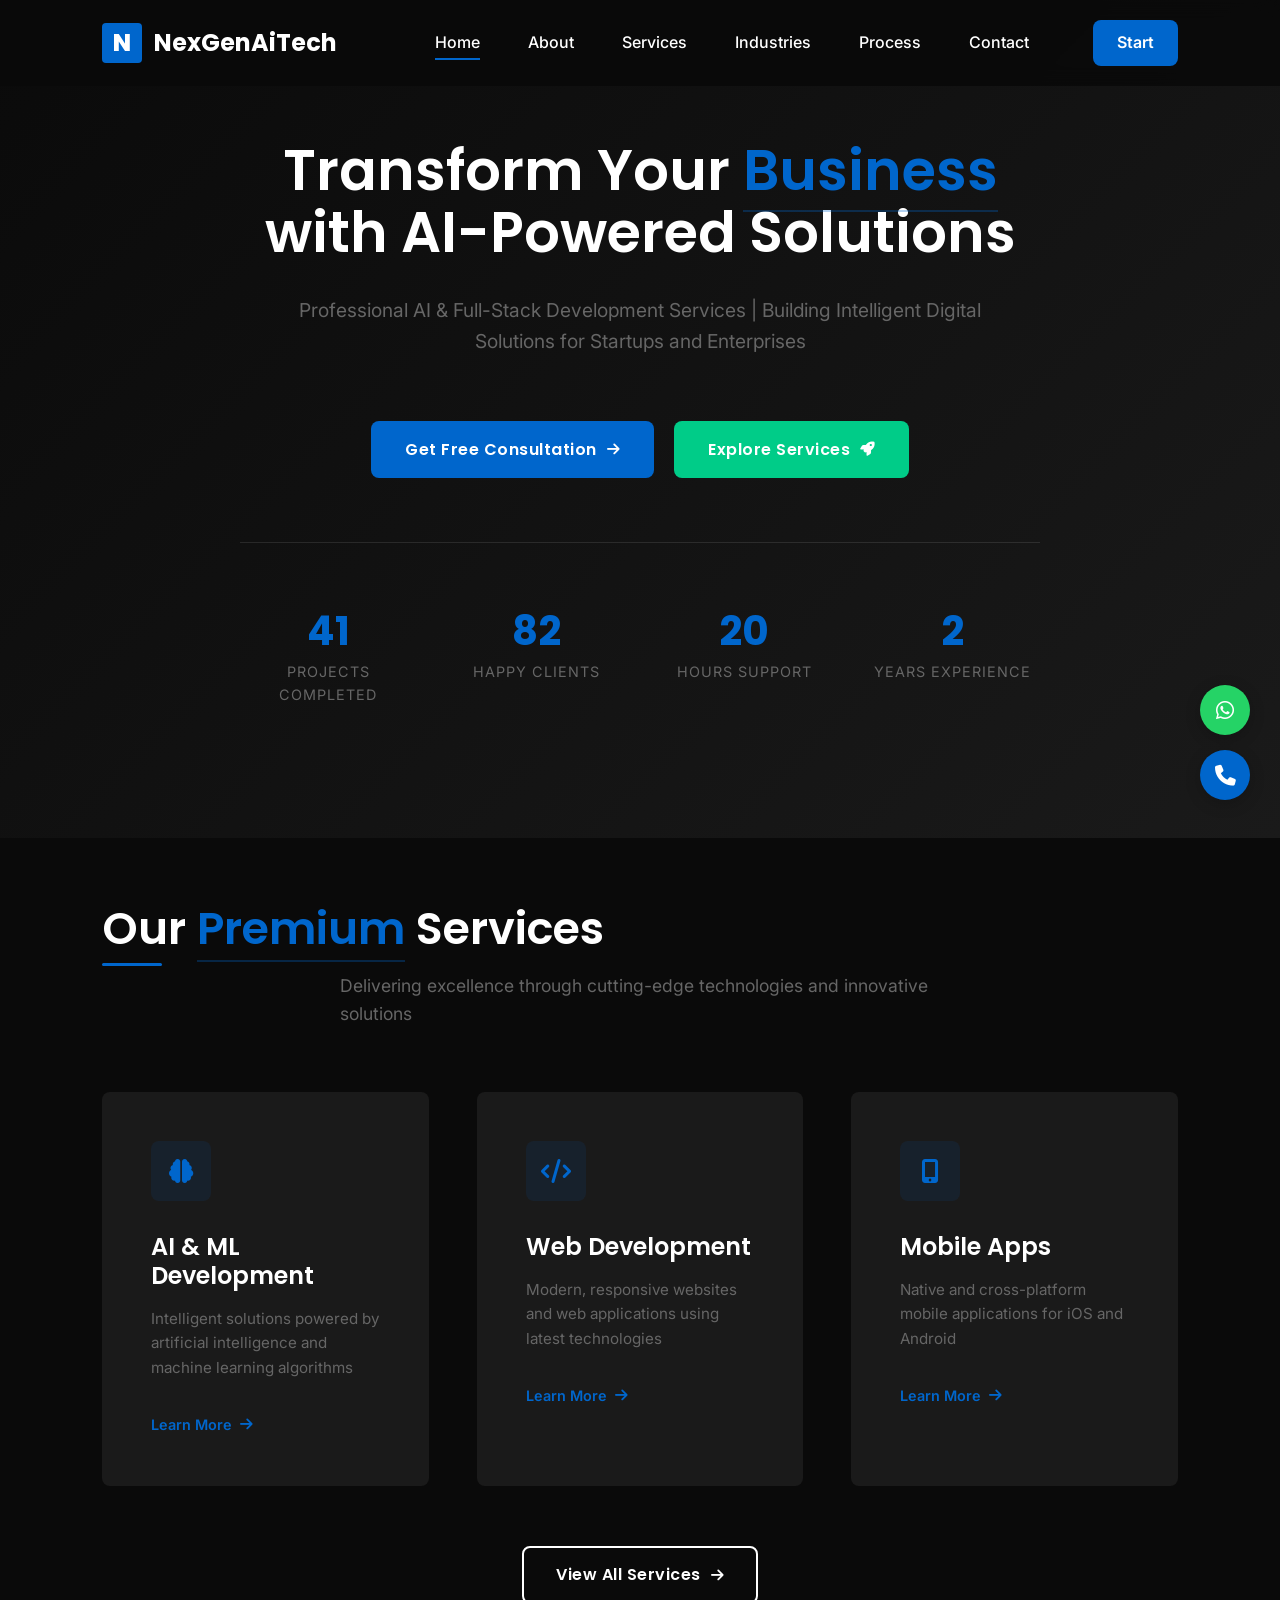
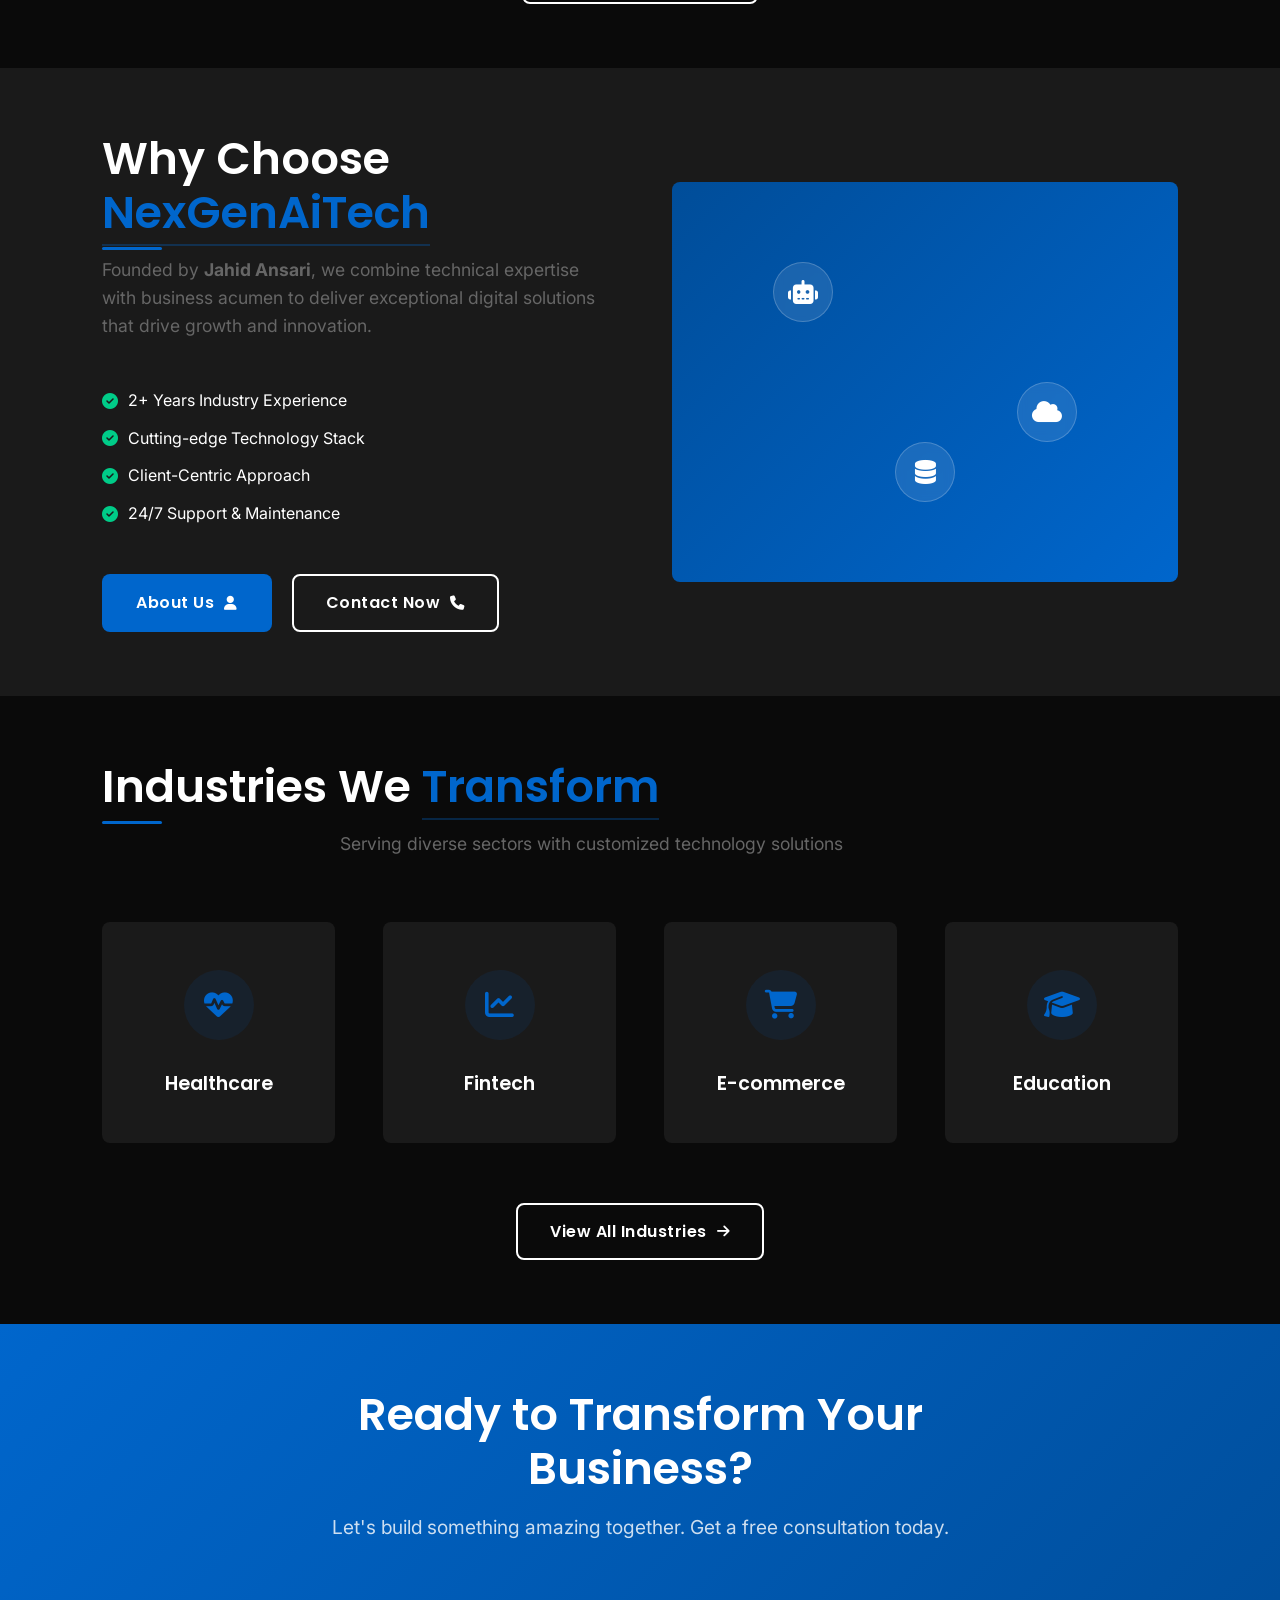
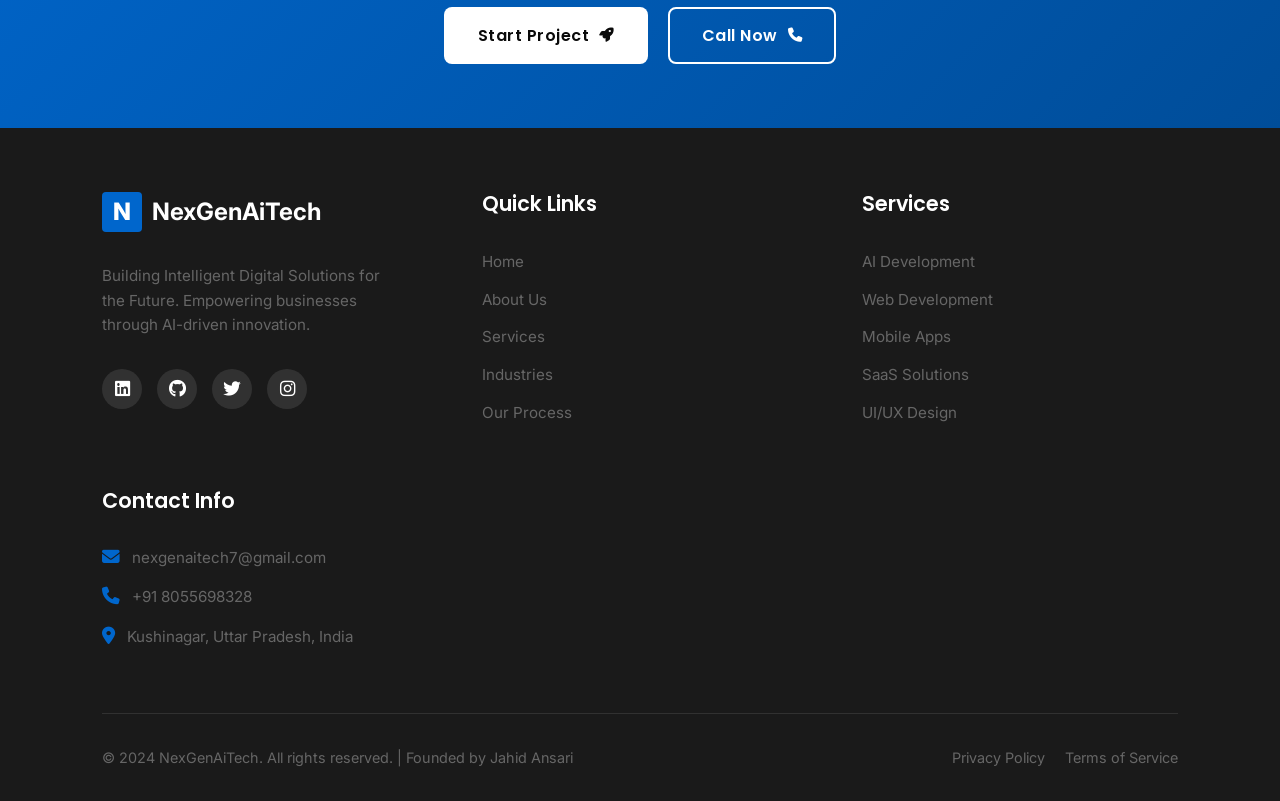
<file: index.html>
<!DOCTYPE html>
<html lang="en">
<head>
    <meta charset="UTF-8">
    <meta name="viewport" content="width=device-width, initial-scale=1.0">
    <title>NexGenAiTech - AI & Full-Stack Development Company</title>
    <meta name="description" content="NexGenAiTech: Professional AI & Full-Stack Development company founded by Jahid Ansari. Building intelligent digital solutions for startups and enterprises.">
    <meta name="keywords" content="AI Development, Full-Stack Development, Machine Learning, SaaS Development, Web Development, Mobile App Development">
    <meta name="author" content="Jahid Ansari - NexGenAiTech">
    <meta name="robots" content="index, follow">
    <meta name="google-site-verification" content="your-verification-code">
    
    <!-- Open Graph Tags for Social Media -->
    <meta property="og:title" content="NexGenAiTech - AI & Full-Stack Development Company">
    <meta property="og:description" content="Professional AI & Full-Stack Development Services">
    <meta property="og:type" content="website">
    <meta property="og:url" content="https://nexgenaitech.com">
    <meta property="og:image" content="https://nexgenaitech.com/images/og-image.jpg">
    
    <!-- Twitter Card -->
    <meta name="twitter:card" content="summary_large_image">
    <meta name="twitter:title" content="NexGenAiTech">
    <meta name="twitter:description" content="AI & Full-Stack Development Company">
    
    <!-- Canonical URL -->
    <link rel="canonical" href="https://nexgenaitech.com">
    
    <!-- Favicon -->
    <link rel="icon" type="image/x-icon" href="images/favicon.ico">
    <link rel="apple-touch-icon" sizes="180x180" href="images/apple-touch-icon.png">
    
    <!-- Fonts -->
    <link rel="preconnect" href="https://fonts.googleapis.com">
    <link rel="preconnect" href="https://fonts.gstatic.com" crossorigin>
    <link href="https://fonts.googleapis.com/css2?family=Inter:wght@300;400;500;600;700&family=Poppins:wght@400;500;600;700&display=swap" rel="stylesheet">
    
    <!-- Font Awesome -->
    <link rel="stylesheet" href="https://cdnjs.cloudflare.com/ajax/libs/font-awesome/6.4.0/css/all.min.css">
    
    <!-- CSS Files -->
    <link rel="stylesheet" href="css/main.css">
    <link rel="stylesheet" href="css/animations.css">
    <link rel="stylesheet" href="css/responsive.css">
    
    <!-- Structured Data for SEO -->
    <script type="application/ld+json">
    {
        "@context": "https://schema.org",
        "@type": "Organization",
        "name": "NexGenAiTech",
        "url": "https://nexgenaitech.com",
        "logo": "https://nexgenaitech.com/images/logo.png",
        "description": "AI & Full-Stack Development Company",
        "address": {
            "@type": "PostalAddress",
            "addressLocality": "Kushinagar",
            "addressRegion": "Uttar Pradesh",
            "addressCountry": "India"
        },
        "contactPoint": {
            "@type": "ContactPoint",
            "telephone": "+91-8055698328",
            "contactType": "Customer Service",
            "email": "nexgenaitech7@gmail.com"
        }
    }
    </script>
</head>
<body>
    <!-- Preloader -->
    <div class="preloader" id="preloader">
        <div class="preloader-content">
            <div class="logo-pulse">
                <span>N</span>
            </div>
            <h3 class="preloader-text">NexGenAiTech</h3>
        </div>
    </div>

    <!-- Header -->
    <header class="header">
        <nav class="navbar">
            <div class="container">
                <a href="index.html" class="logo">
                    <span class="logo-icon">N</span>
                    <span class="logo-text">NexGenAiTech</span>
                </a>
                
                <div class="nav-menu" id="navMenu">
                    <ul class="nav-list">
                        <li class="nav-item active"><a href="index.html" class="nav-link">Home</a></li>
                        <li class="nav-item"><a href="about.html" class="nav-link">About</a></li>
                        <li class="nav-item"><a href="services.html" class="nav-link">Services</a></li>
                        <li class="nav-item"><a href="industries.html" class="nav-link">Industries</a></li>
                        <li class="nav-item"><a href="process.html" class="nav-link">Process</a></li>
                        <li class="nav-item"><a href="contact.html" class="nav-link">Contact</a></li>
                    </ul>
                    <a href="contact.html" class="nav-cta">Start</a>
                </div>
                
                <div class="mobile-toggle" id="mobileToggle">
                    <span></span>
                    <span></span>
                    <span></span>
                </div>
            </div>
        </nav>
    </header>

    <!-- Hero Section -->
    <section class="hero">
        <div class="container">
            <div class="hero-content animate-on-scroll">
                <h1 class="hero-title">Transform Your <span class="highlight">Business</span> with AI-Powered Solutions</h1>
                <p class="hero-subtitle">Professional AI & Full-Stack Development Services | Building Intelligent Digital Solutions for Startups and Enterprises</p>
                <div class="hero-buttons">
                    <a href="contact.html" class="btn btn-primary">
                        <span>Get Free Consultation</span>
                        <i class="fas fa-arrow-right"></i>
                    </a>
                    <a href="services.html" class="btn btn-secondary">
                        <span>Explore Services</span>
                        <i class="fas fa-rocket"></i>
                    </a>
                </div>
            </div>
            
            <div class="hero-stats animate-on-scroll" data-delay="0.2">
                <div class="stat-item">
                    <h3 class="stat-number" data-count="50">0</h3>
                    <p class="stat-label">Projects Completed</p>
                </div>
                <div class="stat-item">
                    <h3 class="stat-number" data-count="100">0</h3>
                    <p class="stat-label">Happy Clients</p>
                </div>
                <div class="stat-item">
                    <h3 class="stat-number" data-count="24">0</h3>
                    <p class="stat-label">Hours Support</p>
                </div>
                <div class="stat-item">
                    <h3 class="stat-number" data-count="2">0</h3>
                    <p class="stat-label">Years Experience</p>
                </div>
            </div>
        </div>
        
        <!-- Animated Background -->
        <div class="hero-bg-animation">
            <div class="circle circle-1"></div>
            <div class="circle circle-2"></div>
            <div class="circle circle-3"></div>
        </div>
    </section>

    <!-- Featured Services -->
    <section class="featured-services section-padding">
        <div class="container">
            <div class="section-header animate-on-scroll">
                <h2 class="section-title">Our <span class="highlight">Premium</span> Services</h2>
                <p class="section-subtitle">Delivering excellence through cutting-edge technologies and innovative solutions</p>
            </div>
            
            <div class="services-grid">
                <div class="service-card animate-on-scroll">
                    <div class="service-icon">
                        <i class="fas fa-brain"></i>
                    </div>
                    <h3 class="service-title">AI & ML Development</h3>
                    <p class="service-description">Intelligent solutions powered by artificial intelligence and machine learning algorithms</p>
                    <a href="services.html#ai" class="service-link">
                        <span>Learn More</span>
                        <i class="fas fa-arrow-right"></i>
                    </a>
                </div>
                
                <div class="service-card animate-on-scroll" data-delay="0.1">
                    <div class="service-icon">
                        <i class="fas fa-code"></i>
                    </div>
                    <h3 class="service-title">Web Development</h3>
                    <p class="service-description">Modern, responsive websites and web applications using latest technologies</p>
                    <a href="services.html#web" class="service-link">
                        <span>Learn More</span>
                        <i class="fas fa-arrow-right"></i>
                    </a>
                </div>
                
                <div class="service-card animate-on-scroll" data-delay="0.2">
                    <div class="service-icon">
                        <i class="fas fa-mobile-alt"></i>
                    </div>
                    <h3 class="service-title">Mobile Apps</h3>
                    <p class="service-description">Native and cross-platform mobile applications for iOS and Android</p>
                    <a href="services.html#mobile" class="service-link">
                        <span>Learn More</span>
                        <i class="fas fa-arrow-right"></i>
                    </a>
                </div>
            </div>
            
            <div class="text-center mt-60">
                <a href="services.html" class="btn btn-outline">
                    <span>View All Services</span>
                    <i class="fas fa-arrow-right"></i>
                </a>
            </div>
        </div>
    </section>

    <!-- About Preview -->
    <section class="about-preview section-padding bg-dark">
        <div class="container">
            <div class="about-grid">
                <div class="about-content animate-on-scroll">
                    <h2 class="section-title">Why Choose <span class="highlight">NexGenAiTech</span></h2>
                    <p class="about-description">Founded by <strong>Jahid Ansari</strong>, we combine technical expertise with business acumen to deliver exceptional digital solutions that drive growth and innovation.</p>
                    
                    <div class="features-list">
                        <div class="feature-item">
                            <i class="fas fa-check-circle"></i>
                            <span>2+ Years Industry Experience</span>
                        </div>
                        <div class="feature-item">
                            <i class="fas fa-check-circle"></i>
                            <span>Cutting-edge Technology Stack</span>
                        </div>
                        <div class="feature-item">
                            <i class="fas fa-check-circle"></i>
                            <span>Client-Centric Approach</span>
                        </div>
                        <div class="feature-item">
                            <i class="fas fa-check-circle"></i>
                            <span>24/7 Support & Maintenance</span>
                        </div>
                    </div>
                    
                    <div class="about-buttons">
                        <a href="about.html" class="btn btn-primary">
                            <span>About Us</span>
                            <i class="fas fa-user"></i>
                        </a>
                        <a href="contact.html" class="btn btn-outline">
                            <span>Contact Now</span>
                            <i class="fas fa-phone"></i>
                        </a>
                    </div>
                </div>
                
                <div class="about-image animate-on-scroll" data-delay="0.2">
                    <div class="image-container">
                        <div class="floating-element element-1">
                            <i class="fas fa-robot"></i>
                        </div>
                        <div class="floating-element element-2">
                            <i class="fas fa-cloud"></i>
                        </div>
                        <div class="floating-element element-3">
                            <i class="fas fa-database"></i>
                        </div>
                    </div>
                </div>
            </div>
        </div>
    </section>

    <!-- Industries Preview -->
    <section class="industries-preview section-padding">
        <div class="container">
            <div class="section-header animate-on-scroll">
                <h2 class="section-title">Industries We <span class="highlight">Transform</span></h2>
                <p class="section-subtitle">Serving diverse sectors with customized technology solutions</p>
            </div>
            
            <div class="industries-grid">
                <div class="industry-item animate-on-scroll">
                    <div class="industry-icon">
                        <i class="fas fa-heartbeat"></i>
                    </div>
                    <h3>Healthcare</h3>
                </div>
                
                <div class="industry-item animate-on-scroll" data-delay="0.1">
                    <div class="industry-icon">
                        <i class="fas fa-chart-line"></i>
                    </div>
                    <h3>Fintech</h3>
                </div>
                
                <div class="industry-item animate-on-scroll" data-delay="0.2">
                    <div class="industry-icon">
                        <i class="fas fa-shopping-cart"></i>
                    </div>
                    <h3>E-commerce</h3>
                </div>
                
                <div class="industry-item animate-on-scroll" data-delay="0.3">
                    <div class="industry-icon">
                        <i class="fas fa-graduation-cap"></i>
                    </div>
                    <h3>Education</h3>
                </div>
            </div>
            
            <div class="text-center mt-60">
                <a href="industries.html" class="btn btn-outline">
                    <span>View All Industries</span>
                    <i class="fas fa-arrow-right"></i>
                </a>
            </div>
        </div>
    </section>

    <!-- CTA Section -->
    <section class="cta-section section-padding bg-gradient">
        <div class="container">
            <div class="cta-content animate-on-scroll">
                <h2 class="cta-title">Ready to Transform Your Business?</h2>
                <p class="cta-subtitle">Let's build something amazing together. Get a free consultation today.</p>
                <div class="cta-buttons">
                    <a href="contact.html" class="btn btn-light">
                        <span>Start Project</span>
                        <i class="fas fa-rocket"></i>
                    </a>
                    <a href="tel:+918055698328" class="btn btn-outline-light">
                        <span>Call Now</span>
                        <i class="fas fa-phone"></i>
                    </a>
                </div>
            </div>
        </div>
    </section>

    <!-- Footer -->
    <footer class="footer">
        <div class="container">
            <div class="footer-grid">
                <div class="footer-col">
                    <a href="index.html" class="footer-logo">
                        <span class="logo-icon">N</span>
                        <span class="logo-text">NexGenAiTech</span>
                    </a>
                    <p class="footer-about">Building Intelligent Digital Solutions for the Future. Empowering businesses through AI-driven innovation.</p>
                    <div class="social-links">
                        <a href="#" aria-label="LinkedIn"><i class="fab fa-linkedin"></i></a>
                        <a href="#" aria-label="GitHub"><i class="fab fa-github"></i></a>
                        <a href="#" aria-label="Twitter"><i class="fab fa-twitter"></i></a>
                        <a href="#" aria-label="Instagram"><i class="fab fa-instagram"></i></a>
                    </div>
                </div>
                
                <div class="footer-col">
                    <h3 class="footer-title">Quick Links</h3>
                    <ul class="footer-links">
                        <li><a href="index.html">Home</a></li>
                        <li><a href="about.html">About Us</a></li>
                        <li><a href="services.html">Services</a></li>
                        <li><a href="industries.html">Industries</a></li>
                        <li><a href="process.html">Our Process</a></li>
                    </ul>
                </div>
                
                <div class="footer-col">
                    <h3 class="footer-title">Services</h3>
                    <ul class="footer-links">
                        <li><a href="services.html#ai">AI Development</a></li>
                        <li><a href="services.html#web">Web Development</a></li>
                        <li><a href="services.html#mobile">Mobile Apps</a></li>
                        <li><a href="services.html#saas">SaaS Solutions</a></li>
                        <li><a href="services.html#ui">UI/UX Design</a></li>
                    </ul>
                </div>
                
                <div class="footer-col">
                    <h3 class="footer-title">Contact Info</h3>
                    <div class="contact-info">
                        <div class="contact-item">
                            <i class="fas fa-envelope"></i>
                            <span>nexgenaitech7@gmail.com</span>
                        </div>
                        <div class="contact-item">
                            <i class="fas fa-phone"></i>
                            <span>+91 8055698328</span>
                        </div>
                        <div class="contact-item">
                            <i class="fas fa-map-marker-alt"></i>
                            <span>Kushinagar, Uttar Pradesh, India</span>
                        </div>
                    </div>
                </div>
            </div>
            
            <div class="footer-bottom">
                <p>&copy; 2024 NexGenAiTech. All rights reserved. | Founded by Jahid Ansari</p>
                <div class="footer-bottom-links">
                    <a href="privacy.html">Privacy Policy</a>
                    <a href="terms.html">Terms of Service</a>
                </div>
            </div>
        </div>
    </footer>

    <!-- Back to Top -->
    <button class="back-to-top" id="backToTop" aria-label="Back to top">
        <i class="fas fa-arrow-up"></i>
    </button>

    <!-- Quick Contact -->
    <div class="quick-contact">
        <a href="https://wa.me/918055698328" class="whatsapp-btn" target="_blank" aria-label="Chat on WhatsApp">
            <i class="fab fa-whatsapp"></i>
        </a>
        <a href="tel:+918055698328" class="call-btn" aria-label="Call us">
            <i class="fas fa-phone"></i>
        </a>
    </div>

    <!-- JavaScript -->
    <script src="js/main.js"></script>
    <script src="js/animations.js"></script>
</body>
</html>
</file>
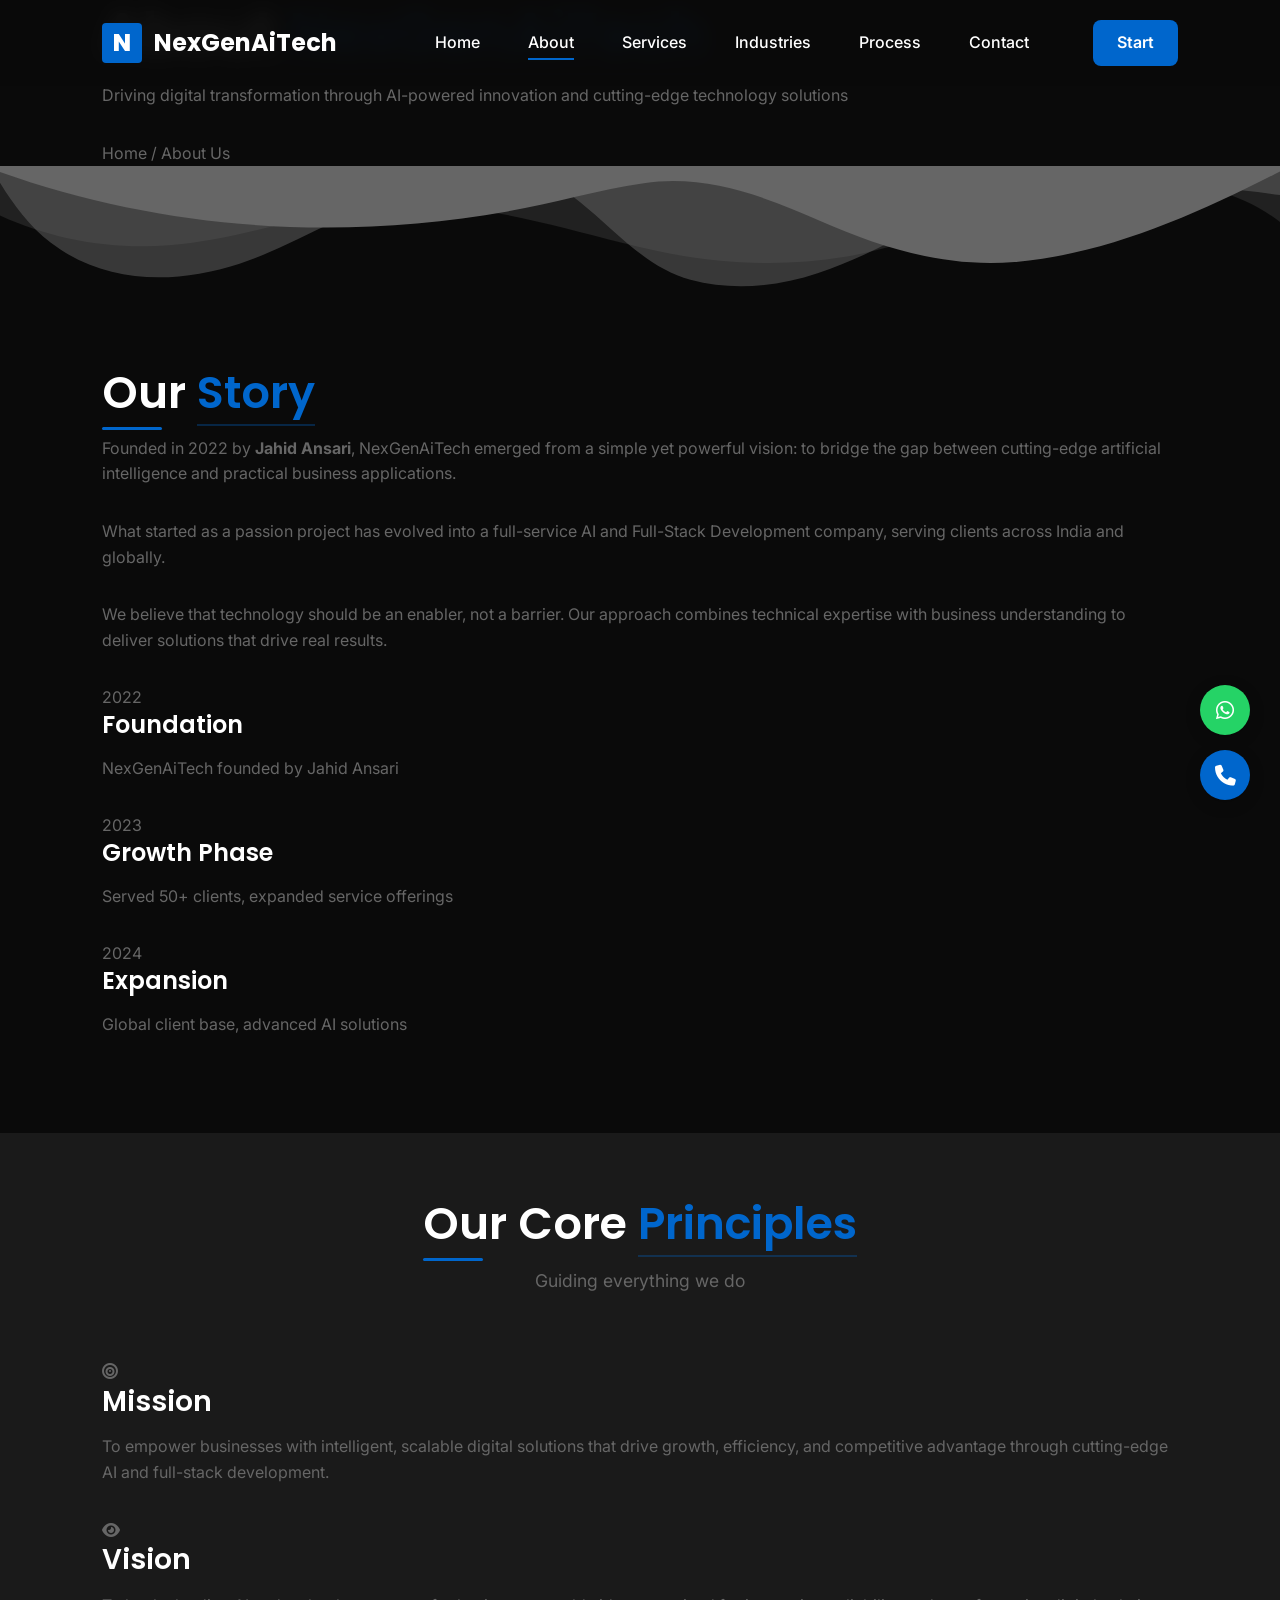
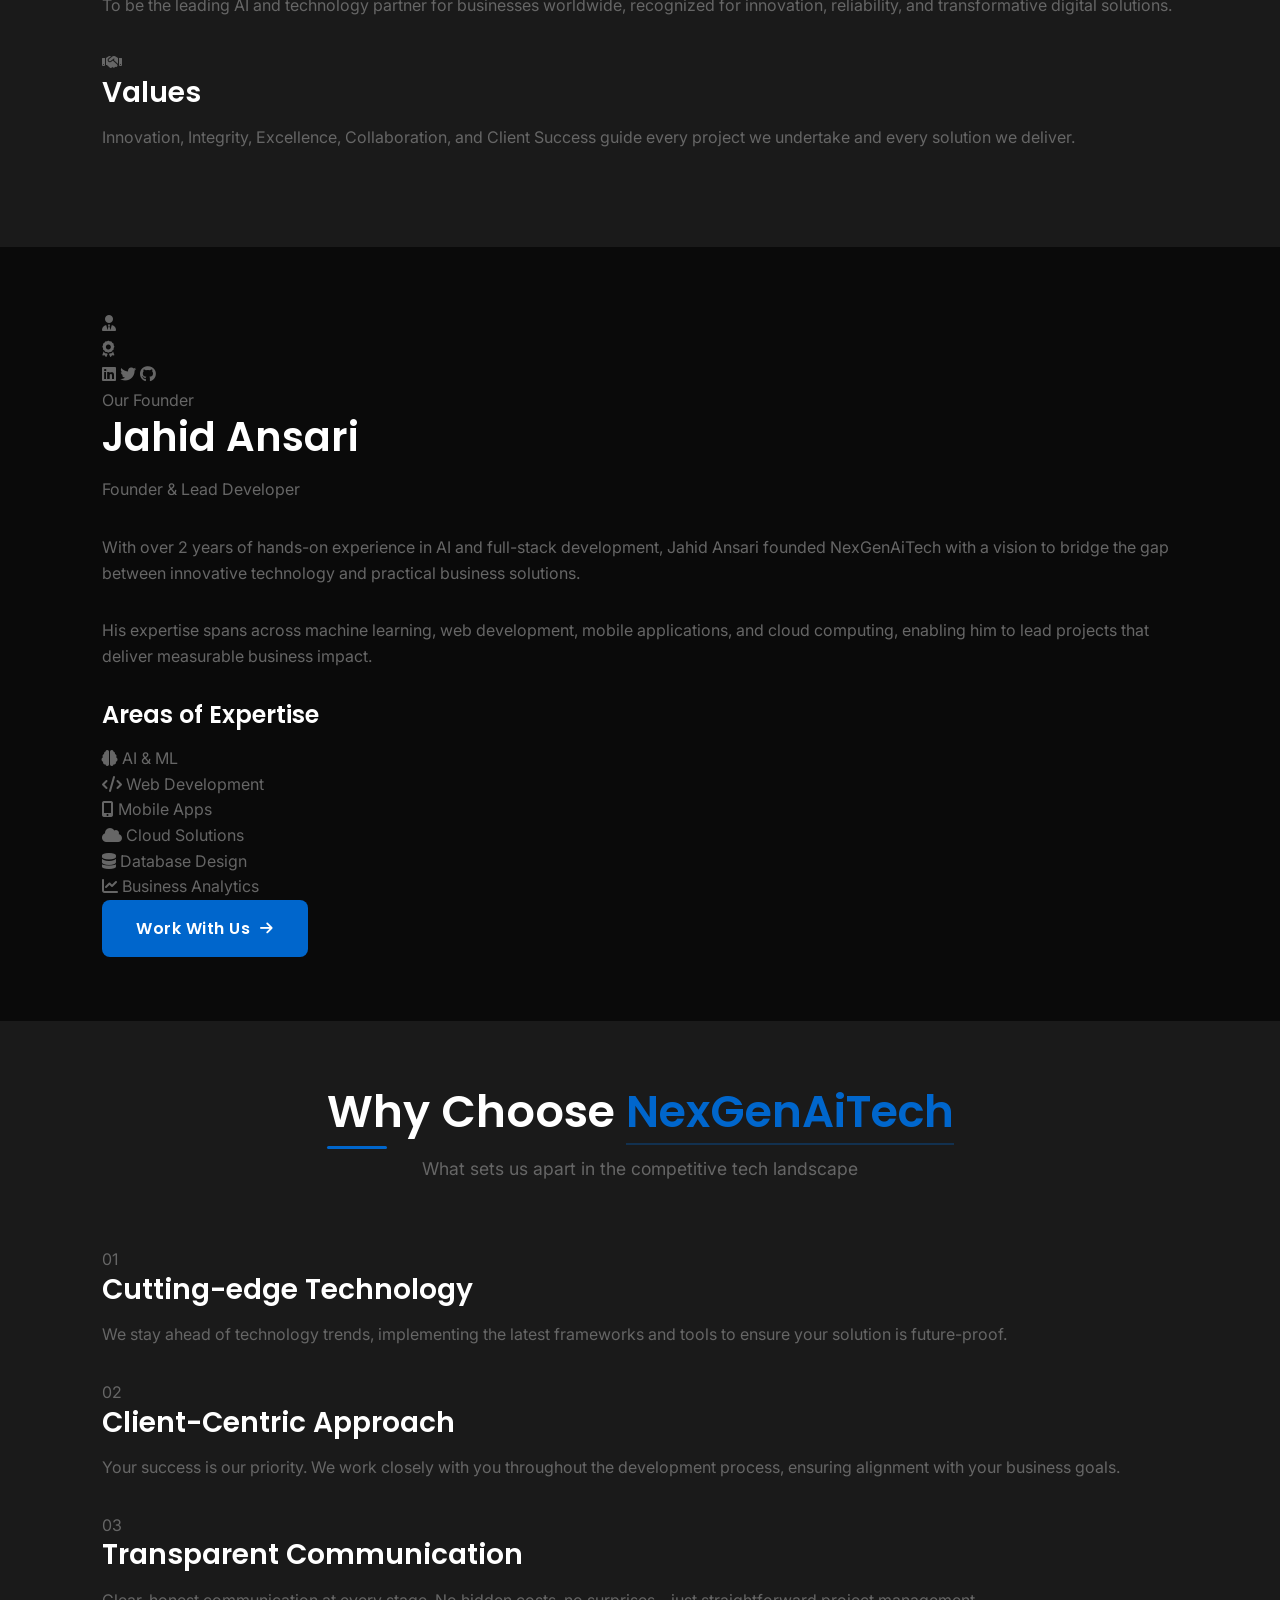
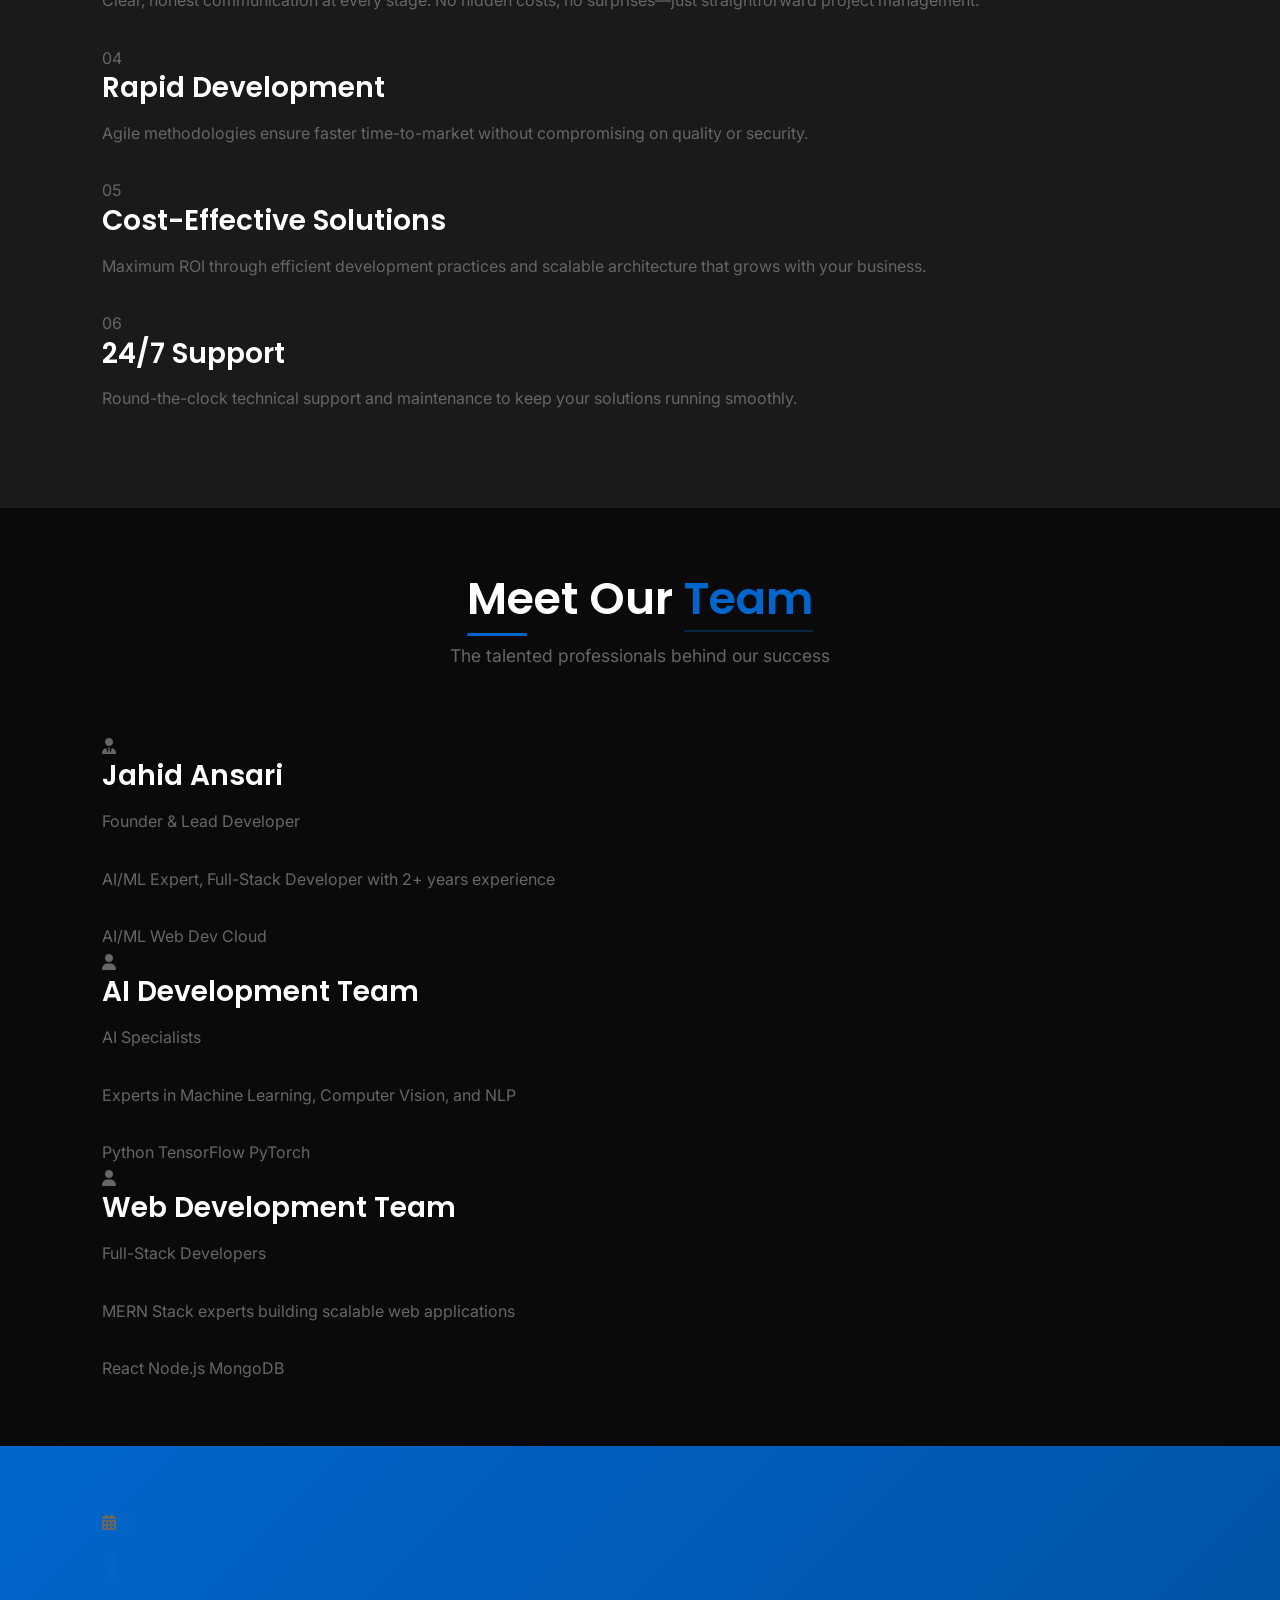
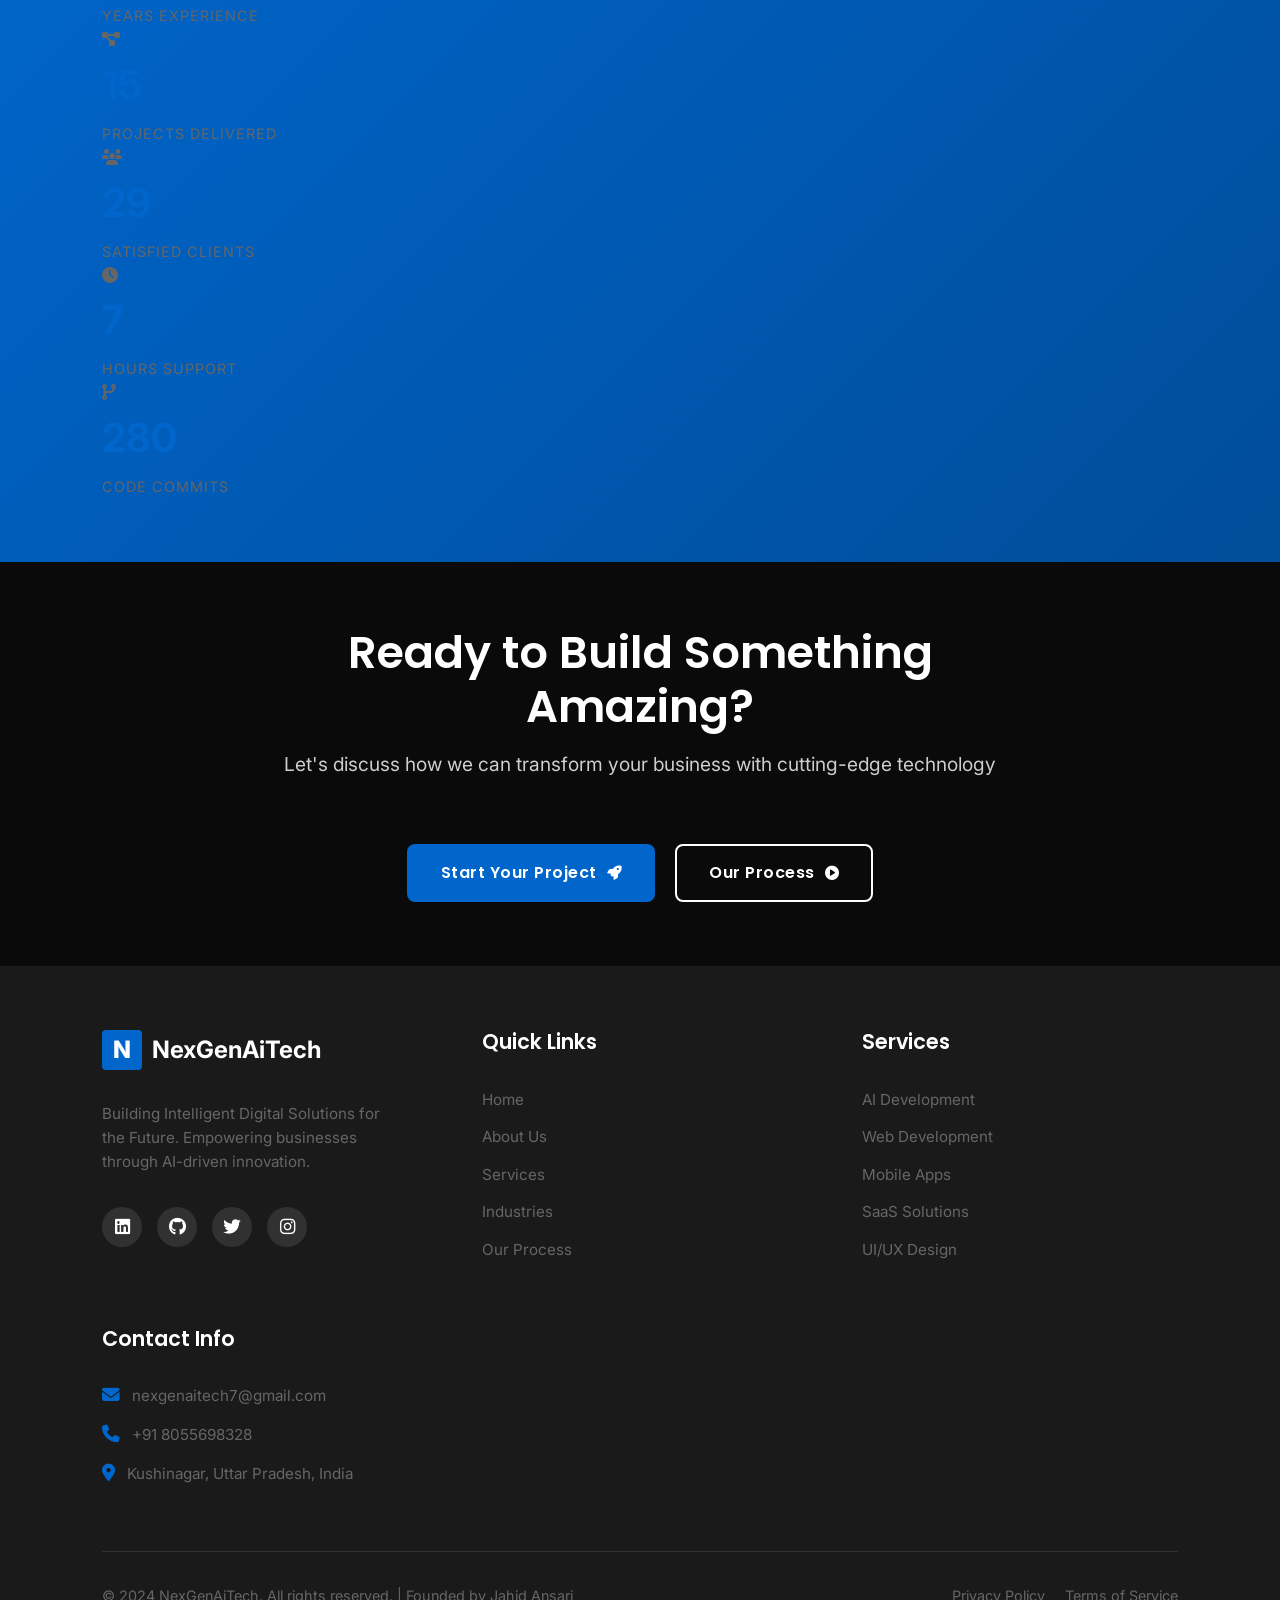
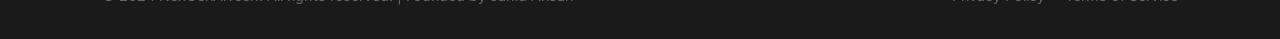
<file: about.html>
<!DOCTYPE html>
<html lang="en">
<head>
    <meta charset="UTF-8">
    <meta name="viewport" content="width=device-width, initial-scale=1.0">
    <title>About NexGenAiTech | AI & Full-Stack Development Company</title>
    <meta name="description" content="Learn about NexGenAiTech, founded by Jahid Ansari. Discover our mission, values, team, and expertise in AI and Full-Stack Development.">
    <meta name="keywords" content="About NexGenAiTech, Jahid Ansari, AI Company, Full-Stack Development, Our Mission, Our Team">
    <meta name="author" content="Jahid Ansari - NexGenAiTech">
    
    <!-- Canonical URL -->
    <link rel="canonical" href="https://nexgenaitech.com/about.html">
    
    <!-- Open Graph Tags -->
    <meta property="og:title" content="About NexGenAiTech | AI & Full-Stack Development Company">
    <meta property="og:description" content="Learn about NexGenAiTech, our mission, values, and expertise in AI development">
    <meta property="og:type" content="website">
    <meta property="og:url" content="https://nexgenaitech.com/about.html">
    
    <!-- Twitter Card -->
    <meta name="twitter:card" content="summary_large_image">
    <meta name="twitter:title" content="About NexGenAiTech">
    <meta name="twitter:description" content="Learn about our AI & Full-Stack Development company">
    
    <!-- Structured Data -->
    <script type="application/ld+json">
    {
        "@context": "https://schema.org",
        "@type": "AboutPage",
        "name": "About NexGenAiTech",
        "description": "AI & Full-Stack Development Company",
        "publisher": {
            "@type": "Organization",
            "name": "NexGenAiTech",
            "url": "https://nexgenaitech.com"
        }
    }
    </script>
    
    <!-- Favicon -->
    <link rel="icon" type="image/x-icon" href="images/favicon.ico">
    
    <!-- Fonts -->
    <link rel="preconnect" href="https://fonts.googleapis.com">
    <link rel="preconnect" href="https://fonts.gstatic.com" crossorigin>
    <link href="https://fonts.googleapis.com/css2?family=Inter:wght@300;400;500;600;700&family=Poppins:wght@400;500;600;700&display=swap" rel="stylesheet">
    
    <!-- Font Awesome -->
    <link rel="stylesheet" href="https://cdnjs.cloudflare.com/ajax/libs/font-awesome/6.4.0/css/all.min.css">
    
    <!-- CSS Files -->
    <link rel="stylesheet" href="css/main.css">
    <link rel="stylesheet" href="css/animations.css">
    <link rel="stylesheet" href="css/responsive.css">
</head>
<body>
    <!-- Preloader -->
    <div class="preloader" id="preloader">
        <div class="preloader-content">
            <div class="logo-pulse">
                <span>N</span>
            </div>
            <h3 class="preloader-text">NexGenAiTech</h3>
        </div>
    </div>

    <!-- Header -->
    <header class="header">
        <nav class="navbar">
            <div class="container">
                <a href="index.html" class="logo">
                    <span class="logo-icon">N</span>
                    <span class="logo-text">NexGenAiTech</span>
                </a>
                
                <div class="nav-menu" id="navMenu">
                    <ul class="nav-list">
                        <li class="nav-item"><a href="index.html" class="nav-link">Home</a></li>
                        <li class="nav-item active"><a href="about.html" class="nav-link">About</a></li>
                        <li class="nav-item"><a href="services.html" class="nav-link">Services</a></li>
                        <li class="nav-item"><a href="industries.html" class="nav-link">Industries</a></li>
                        <li class="nav-item"><a href="process.html" class="nav-link">Process</a></li>
                        <li class="nav-item"><a href="contact.html" class="nav-link">Contact</a></li>
                    </ul>
                    <a href="contact.html" class="nav-cta">Start</a>
                </div>
                
                <div class="mobile-toggle" id="mobileToggle">
                    <span></span>
                    <span></span>
                    <span></span>
                </div>
            </div>
        </nav>
    </header>

    <!-- Page Hero -->
    <section class="page-hero">
        <div class="container">
            <div class="page-hero-content animate-on-scroll">
                <h1 class="page-title">About <span class="highlight">NexGenAiTech</span></h1>
                <p class="page-subtitle">Driving digital transformation through AI-powered innovation and cutting-edge technology solutions</p>
                <div class="breadcrumb">
                    <a href="index.html">Home</a>
                    <span class="separator">/</span>
                    <span class="current">About Us</span>
                </div>
            </div>
        </div>
        <div class="hero-wave">
            <svg xmlns="http://www.w3.org/2000/svg" viewBox="0 0 1200 120" preserveAspectRatio="none">
                <path d="M0,0V46.29c47.79,22.2,103.59,32.17,158,28,70.36-5.37,136.33-33.31,206.8-37.5C438.64,32.43,512.34,53.67,583,72.05c69.27,18,138.3,24.88,209.4,13.08,36.15-6,69.85-17.84,104.45-29.34C989.49,25,1113-14.29,1200,52.47V0Z" opacity=".25" fill="currentColor"></path>
                <path d="M0,0V15.81C13,36.92,27.64,56.86,47.69,72.05,99.41,111.27,165,111,224.58,91.58c31.15-10.15,60.09-26.07,89.67-39.8,40.92-19,84.73-46,130.83-49.67,36.26-2.85,70.9,9.42,98.6,31.56,31.77,25.39,62.32,62,103.63,73,40.44,10.79,81.35,6.36,119.13-6.2,33.79-11.18,66.43-27.25,97.41-45.67C939.06,29.08,1059.43,6.75,1200,27.23V0Z" opacity=".5" fill="currentColor"></path>
                <path d="M0,0V5.63C149.93,59,314.09,71.32,475.83,42.57c43-7.64,84.23-20.12,127.61-26.46,59-8.63,112.48,12.24,165.56,35.4C827.93,77.22,886,95.24,951.2,90c86.53-7,172.46-45.71,248.8-84.81V0Z" fill="currentColor"></path>
            </svg>
        </div>
    </section>

    <!-- Company Story -->
    <section class="story-section section-padding">
        <div class="container">
            <div class="story-grid">
                <div class="story-content animate-on-scroll">
                    <h2 class="section-title">Our <span class="highlight">Story</span></h2>
                    <p class="story-text">Founded in 2022 by <strong>Jahid Ansari</strong>, NexGenAiTech emerged from a simple yet powerful vision: to bridge the gap between cutting-edge artificial intelligence and practical business applications.</p>
                    <p class="story-text">What started as a passion project has evolved into a full-service AI and Full-Stack Development company, serving clients across India and globally.</p>
                    <p class="story-text">We believe that technology should be an enabler, not a barrier. Our approach combines technical expertise with business understanding to deliver solutions that drive real results.</p>
                </div>
                <div class="story-image animate-on-scroll" data-delay="0.2">
                    <div class="timeline-visual">
                        <div class="timeline-item">
                            <div class="timeline-year">2022</div>
                            <div class="timeline-content">
                                <h4>Foundation</h4>
                                <p>NexGenAiTech founded by Jahid Ansari</p>
                            </div>
                        </div>
                        <div class="timeline-item">
                            <div class="timeline-year">2023</div>
                            <div class="timeline-content">
                                <h4>Growth Phase</h4>
                                <p>Served 50+ clients, expanded service offerings</p>
                            </div>
                        </div>
                        <div class="timeline-item">
                            <div class="timeline-year">2024</div>
                            <div class="timeline-content">
                                <h4>Expansion</h4>
                                <p>Global client base, advanced AI solutions</p>
                            </div>
                        </div>
                    </div>
                </div>
            </div>
        </div>
    </section>

    <!-- Mission Vision Values -->
    <section class="mvv-section section-padding bg-dark">
        <div class="container">
            <div class="section-header text-center animate-on-scroll">
                <h2 class="section-title">Our Core <span class="highlight">Principles</span></h2>
                <p class="section-subtitle">Guiding everything we do</p>
            </div>
            
            <div class="mvv-grid">
                <div class="mvv-card animate-on-scroll">
                    <div class="mvv-icon">
                        <i class="fas fa-bullseye"></i>
                    </div>
                    <h3 class="mvv-title">Mission</h3>
                    <p class="mvv-description">To empower businesses with intelligent, scalable digital solutions that drive growth, efficiency, and competitive advantage through cutting-edge AI and full-stack development.</p>
                </div>
                
                <div class="mvv-card animate-on-scroll" data-delay="0.1">
                    <div class="mvv-icon">
                        <i class="fas fa-eye"></i>
                    </div>
                    <h3 class="mvv-title">Vision</h3>
                    <p class="mvv-description">To be the leading AI and technology partner for businesses worldwide, recognized for innovation, reliability, and transformative digital solutions.</p>
                </div>
                
                <div class="mvv-card animate-on-scroll" data-delay="0.2">
                    <div class="mvv-icon">
                        <i class="fas fa-handshake"></i>
                    </div>
                    <h3 class="mvv-title">Values</h3>
                    <p class="mvv-description">Innovation, Integrity, Excellence, Collaboration, and Client Success guide every project we undertake and every solution we deliver.</p>
                </div>
            </div>
        </div>
    </section>

    <!-- Founder Section -->
    <section class="founder-section section-padding">
        <div class="container">
            <div class="founder-grid">
                <div class="founder-image animate-on-scroll">
                    <div class="image-wrapper">
                        <div class="founder-avatar">
                            <div class="avatar-placeholder">
                                <i class="fas fa-user-tie"></i>
                            </div>
                            <div class="avatar-badge">
                                <i class="fas fa-award"></i>
                            </div>
                        </div>
                        <div class="founder-social">
                            <a href="#" class="social-link"><i class="fab fa-linkedin"></i></a>
                            <a href="#" class="social-link"><i class="fab fa-twitter"></i></a>
                            <a href="#" class="social-link"><i class="fab fa-github"></i></a>
                        </div>
                    </div>
                </div>
                
                <div class="founder-content animate-on-scroll" data-delay="0.2">
                    <span class="section-label">Our Founder</span>
                    <h2 class="founder-name">Jahid Ansari</h2>
                    <p class="founder-title">Founder & Lead Developer</p>
                    
                    <div class="founder-bio">
                        <p>With over 2 years of hands-on experience in AI and full-stack development, Jahid Ansari founded NexGenAiTech with a vision to bridge the gap between innovative technology and practical business solutions.</p>
                        
                        <p>His expertise spans across machine learning, web development, mobile applications, and cloud computing, enabling him to lead projects that deliver measurable business impact.</p>
                    </div>
                    
                    <div class="founder-expertise">
                        <h4>Areas of Expertise</h4>
                        <div class="expertise-grid">
                            <div class="expertise-item">
                                <i class="fas fa-brain"></i>
                                <span>AI & ML</span>
                            </div>
                            <div class="expertise-item">
                                <i class="fas fa-code"></i>
                                <span>Web Development</span>
                            </div>
                            <div class="expertise-item">
                                <i class="fas fa-mobile-alt"></i>
                                <span>Mobile Apps</span>
                            </div>
                            <div class="expertise-item">
                                <i class="fas fa-cloud"></i>
                                <span>Cloud Solutions</span>
                            </div>
                            <div class="expertise-item">
                                <i class="fas fa-database"></i>
                                <span>Database Design</span>
                            </div>
                            <div class="expertise-item">
                                <i class="fas fa-chart-line"></i>
                                <span>Business Analytics</span>
                            </div>
                        </div>
                    </div>
                    
                    <div class="founder-cta">
                        <a href="contact.html" class="btn btn-primary">
                            <span>Work With Us</span>
                            <i class="fas fa-arrow-right"></i>
                        </a>
                    </div>
                </div>
            </div>
        </div>
    </section>

    <!-- Why Choose Us -->
    <section class="why-choose section-padding bg-dark">
        <div class="container">
            <div class="section-header text-center animate-on-scroll">
                <h2 class="section-title">Why Choose <span class="highlight">NexGenAiTech</span></h2>
                <p class="section-subtitle">What sets us apart in the competitive tech landscape</p>
            </div>
            
            <div class="why-grid">
                <div class="why-card animate-on-scroll">
                    <div class="why-number">01</div>
                    <div class="why-content">
                        <h3>Cutting-edge Technology</h3>
                        <p>We stay ahead of technology trends, implementing the latest frameworks and tools to ensure your solution is future-proof.</p>
                    </div>
                </div>
                
                <div class="why-card animate-on-scroll" data-delay="0.1">
                    <div class="why-number">02</div>
                    <div class="why-content">
                        <h3>Client-Centric Approach</h3>
                        <p>Your success is our priority. We work closely with you throughout the development process, ensuring alignment with your business goals.</p>
                    </div>
                </div>
                
                <div class="why-card animate-on-scroll" data-delay="0.2">
                    <div class="why-number">03</div>
                    <div class="why-content">
                        <h3>Transparent Communication</h3>
                        <p>Clear, honest communication at every stage. No hidden costs, no surprises—just straightforward project management.</p>
                    </div>
                </div>
                
                <div class="why-card animate-on-scroll" data-delay="0.3">
                    <div class="why-number">04</div>
                    <div class="why-content">
                        <h3>Rapid Development</h3>
                        <p>Agile methodologies ensure faster time-to-market without compromising on quality or security.</p>
                    </div>
                </div>
                
                <div class="why-card animate-on-scroll" data-delay="0.4">
                    <div class="why-number">05</div>
                    <div class="why-content">
                        <h3>Cost-Effective Solutions</h3>
                        <p>Maximum ROI through efficient development practices and scalable architecture that grows with your business.</p>
                    </div>
                </div>
                
                <div class="why-card animate-on-scroll" data-delay="0.5">
                    <div class="why-number">06</div>
                    <div class="why-content">
                        <h3>24/7 Support</h3>
                        <p>Round-the-clock technical support and maintenance to keep your solutions running smoothly.</p>
                    </div>
                </div>
            </div>
        </div>
    </section>

    <!-- Team Section -->
    <section class="team-section section-padding">
        <div class="container">
            <div class="section-header text-center animate-on-scroll">
                <h2 class="section-title">Meet Our <span class="highlight">Team</span></h2>
                <p class="section-subtitle">The talented professionals behind our success</p>
            </div>
            
            <div class="team-grid">
                <div class="team-card animate-on-scroll">
                    <div class="team-avatar">
                        <div class="avatar-circle">
                            <i class="fas fa-user-tie"></i>
                        </div>
                    </div>
                    <div class="team-info">
                        <h3 class="team-name">Jahid Ansari</h3>
                        <p class="team-role">Founder & Lead Developer</p>
                        <p class="team-bio">AI/ML Expert, Full-Stack Developer with 2+ years experience</p>
                    </div>
                    <div class="team-skills">
                        <span class="skill-tag">AI/ML</span>
                        <span class="skill-tag">Web Dev</span>
                        <span class="skill-tag">Cloud</span>
                    </div>
                </div>
                
                <div class="team-card animate-on-scroll" data-delay="0.1">
                    <div class="team-avatar">
                        <div class="avatar-circle">
                            <i class="fas fa-user"></i>
                        </div>
                    </div>
                    <div class="team-info">
                        <h3 class="team-name">AI Development Team</h3>
                        <p class="team-role">AI Specialists</p>
                        <p class="team-bio">Experts in Machine Learning, Computer Vision, and NLP</p>
                    </div>
                    <div class="team-skills">
                        <span class="skill-tag">Python</span>
                        <span class="skill-tag">TensorFlow</span>
                        <span class="skill-tag">PyTorch</span>
                    </div>
                </div>
                
                <div class="team-card animate-on-scroll" data-delay="0.2">
                    <div class="team-avatar">
                        <div class="avatar-circle">
                            <i class="fas fa-user"></i>
                        </div>
                    </div>
                    <div class="team-info">
                        <h3 class="team-name">Web Development Team</h3>
                        <p class="team-role">Full-Stack Developers</p>
                        <p class="team-bio">MERN Stack experts building scalable web applications</p>
                    </div>
                    <div class="team-skills">
                        <span class="skill-tag">React</span>
                        <span class="skill-tag">Node.js</span>
                        <span class="skill-tag">MongoDB</span>
                    </div>
                </div>
            </div>
        </div>
    </section>

    <!-- Stats Section -->
    <section class="stats-section section-padding bg-gradient">
        <div class="container">
            <div class="stats-grid">
                <div class="stat-box animate-on-scroll">
                    <div class="stat-icon">
                        <i class="fas fa-calendar-alt"></i>
                    </div>
                    <div class="stat-number" data-count="2">0</div>
                    <div class="stat-label">Years Experience</div>
                </div>
                
                <div class="stat-box animate-on-scroll" data-delay="0.1">
                    <div class="stat-icon">
                        <i class="fas fa-project-diagram"></i>
                    </div>
                    <div class="stat-number" data-count="50">0</div>
                    <div class="stat-label">Projects Delivered</div>
                </div>
                
                <div class="stat-box animate-on-scroll" data-delay="0.2">
                    <div class="stat-icon">
                        <i class="fas fa-users"></i>
                    </div>
                    <div class="stat-number" data-count="100">0</div>
                    <div class="stat-label">Satisfied Clients</div>
                </div>
                
                <div class="stat-box animate-on-scroll" data-delay="0.3">
                    <div class="stat-icon">
                        <i class="fas fa-clock"></i>
                    </div>
                    <div class="stat-number" data-count="24">0</div>
                    <div class="stat-label">Hours Support</div>
                </div>
                
                <div class="stat-box animate-on-scroll" data-delay="0.4">
                    <div class="stat-icon">
                        <i class="fas fa-code-branch"></i>
                    </div>
                    <div class="stat-number" data-count="1000">0</div>
                    <div class="stat-label">Code Commits</div>
                </div>
            </div>
        </div>
    </section>

    <!-- CTA Section -->
    <section class="cta-section section-padding">
        <div class="container">
            <div class="cta-content text-center animate-on-scroll">
                <h2 class="cta-title">Ready to Build Something Amazing?</h2>
                <p class="cta-subtitle">Let's discuss how we can transform your business with cutting-edge technology</p>
                <div class="cta-buttons">
                    <a href="contact.html" class="btn btn-primary">
                        <span>Start Your Project</span>
                        <i class="fas fa-rocket"></i>
                    </a>
                    <a href="process.html" class="btn btn-outline">
                        <span>Our Process</span>
                        <i class="fas fa-play-circle"></i>
                    </a>
                </div>
            </div>
        </div>
    </section>

    <!-- Footer -->
    <footer class="footer">
        <div class="container">
            <div class="footer-grid">
                <div class="footer-col">
                    <a href="index.html" class="footer-logo">
                        <span class="logo-icon">N</span>
                        <span class="logo-text">NexGenAiTech</span>
                    </a>
                    <p class="footer-about">Building Intelligent Digital Solutions for the Future. Empowering businesses through AI-driven innovation.</p>
                    <div class="social-links">
                        <a href="#" aria-label="LinkedIn"><i class="fab fa-linkedin"></i></a>
                        <a href="#" aria-label="GitHub"><i class="fab fa-github"></i></a>
                        <a href="#" aria-label="Twitter"><i class="fab fa-twitter"></i></a>
                        <a href="#" aria-label="Instagram"><i class="fab fa-instagram"></i></a>
                    </div>
                </div>
                
                <div class="footer-col">
                    <h3 class="footer-title">Quick Links</h3>
                    <ul class="footer-links">
                        <li><a href="index.html">Home</a></li>
                        <li><a href="about.html">About Us</a></li>
                        <li><a href="services.html">Services</a></li>
                        <li><a href="industries.html">Industries</a></li>
                        <li><a href="process.html">Our Process</a></li>
                    </ul>
                </div>
                
                <div class="footer-col">
                    <h3 class="footer-title">Services</h3>
                    <ul class="footer-links">
                        <li><a href="services.html#ai">AI Development</a></li>
                        <li><a href="services.html#web">Web Development</a></li>
                        <li><a href="services.html#mobile">Mobile Apps</a></li>
                        <li><a href="services.html#saas">SaaS Solutions</a></li>
                        <li><a href="services.html#ui">UI/UX Design</a></li>
                    </ul>
                </div>
                
                <div class="footer-col">
                    <h3 class="footer-title">Contact Info</h3>
                    <div class="contact-info">
                        <div class="contact-item">
                            <i class="fas fa-envelope"></i>
                            <span>nexgenaitech7@gmail.com</span>
                        </div>
                        <div class="contact-item">
                            <i class="fas fa-phone"></i>
                            <span>+91 8055698328</span>
                        </div>
                        <div class="contact-item">
                            <i class="fas fa-map-marker-alt"></i>
                            <span>Kushinagar, Uttar Pradesh, India</span>
                        </div>
                    </div>
                </div>
            </div>
            
            <div class="footer-bottom">
                <p>&copy; 2024 NexGenAiTech. All rights reserved. | Founded by Jahid Ansari</p>
                <div class="footer-bottom-links">
                    <a href="privacy.html">Privacy Policy</a>
                    <a href="terms.html">Terms of Service</a>
                </div>
            </div>
        </div>
    </footer>

    <!-- Back to Top -->
    <button class="back-to-top" id="backToTop" aria-label="Back to top">
        <i class="fas fa-arrow-up"></i>
    </button>

    <!-- Quick Contact -->
    <div class="quick-contact">
        <a href="https://wa.me/918055698328" class="whatsapp-btn" target="_blank" aria-label="Chat on WhatsApp">
            <i class="fab fa-whatsapp"></i>
        </a>
        <a href="tel:+918055698328" class="call-btn" aria-label="Call us">
            <i class="fas fa-phone"></i>
        </a>
    </div>

    <!-- JavaScript -->
    <script src="js/main.js"></script>
    <script src="js/animations.js"></script>
</body>
</html>
</file>
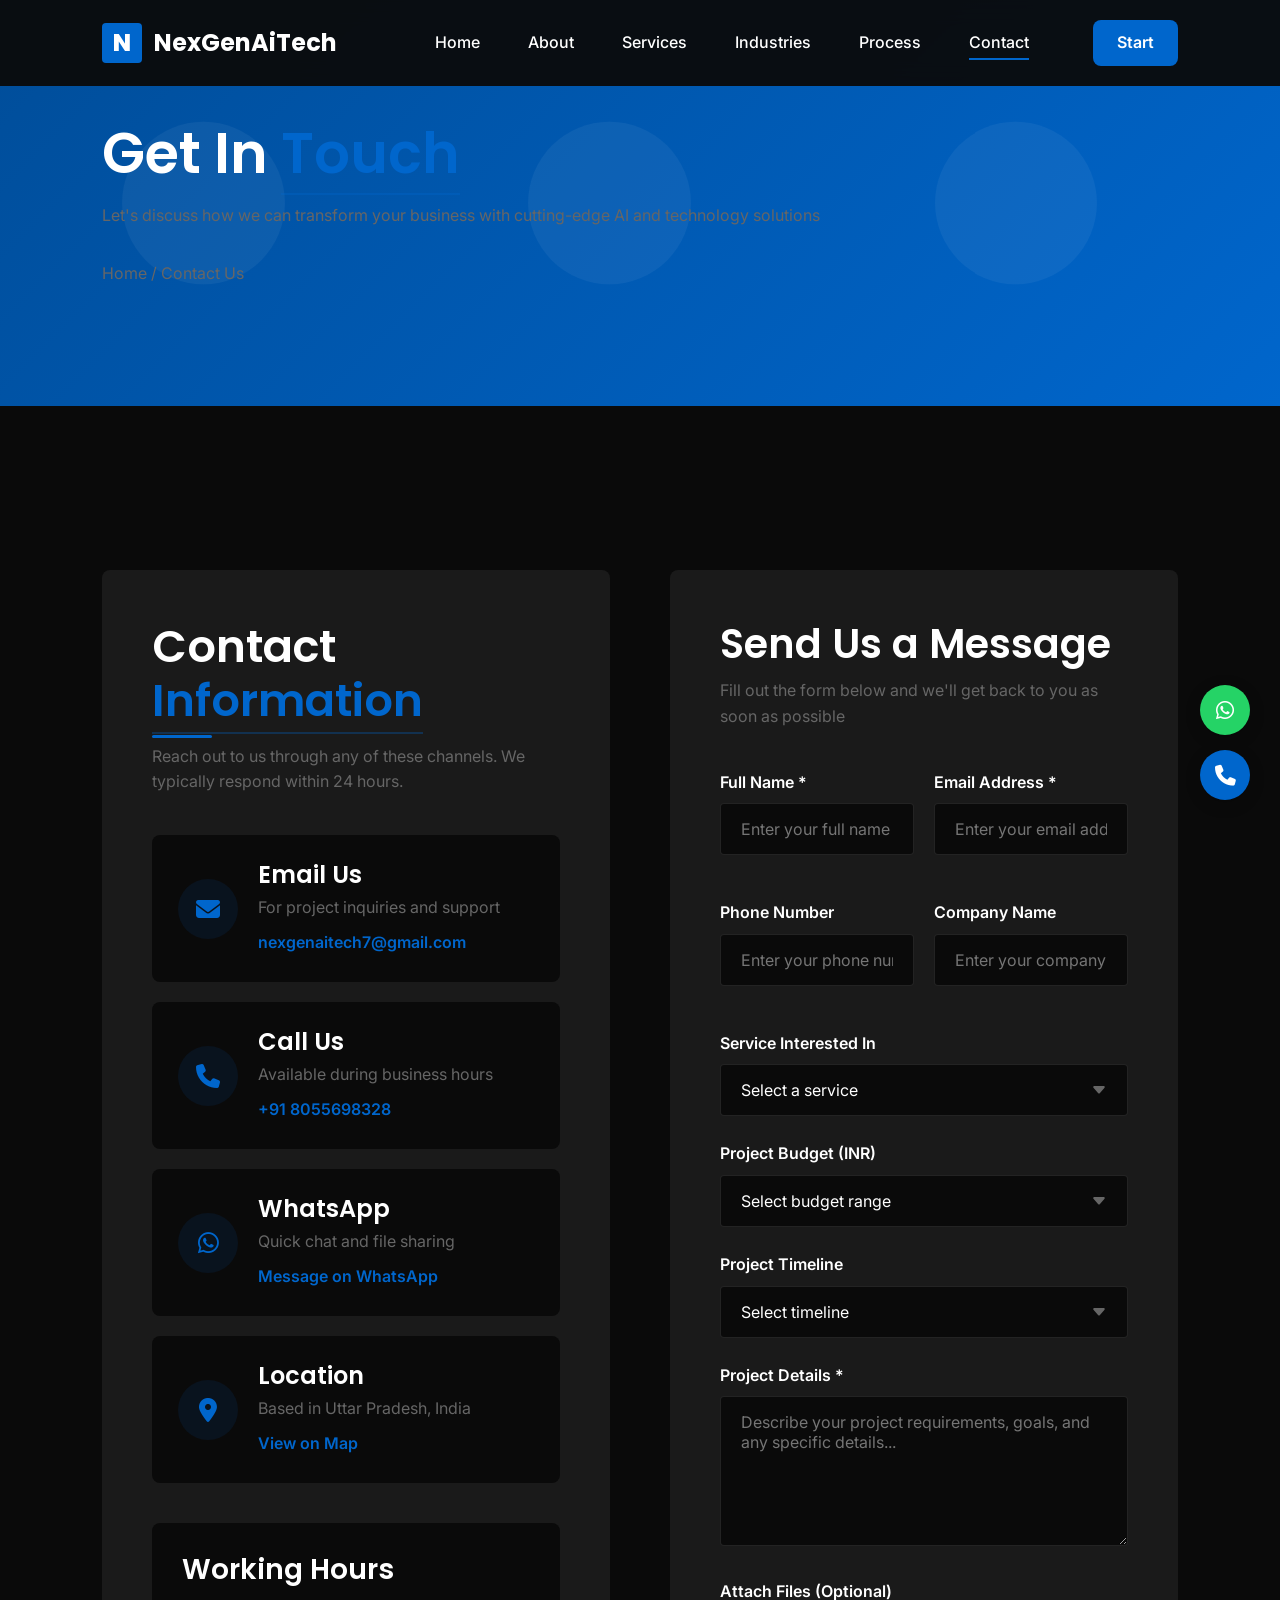
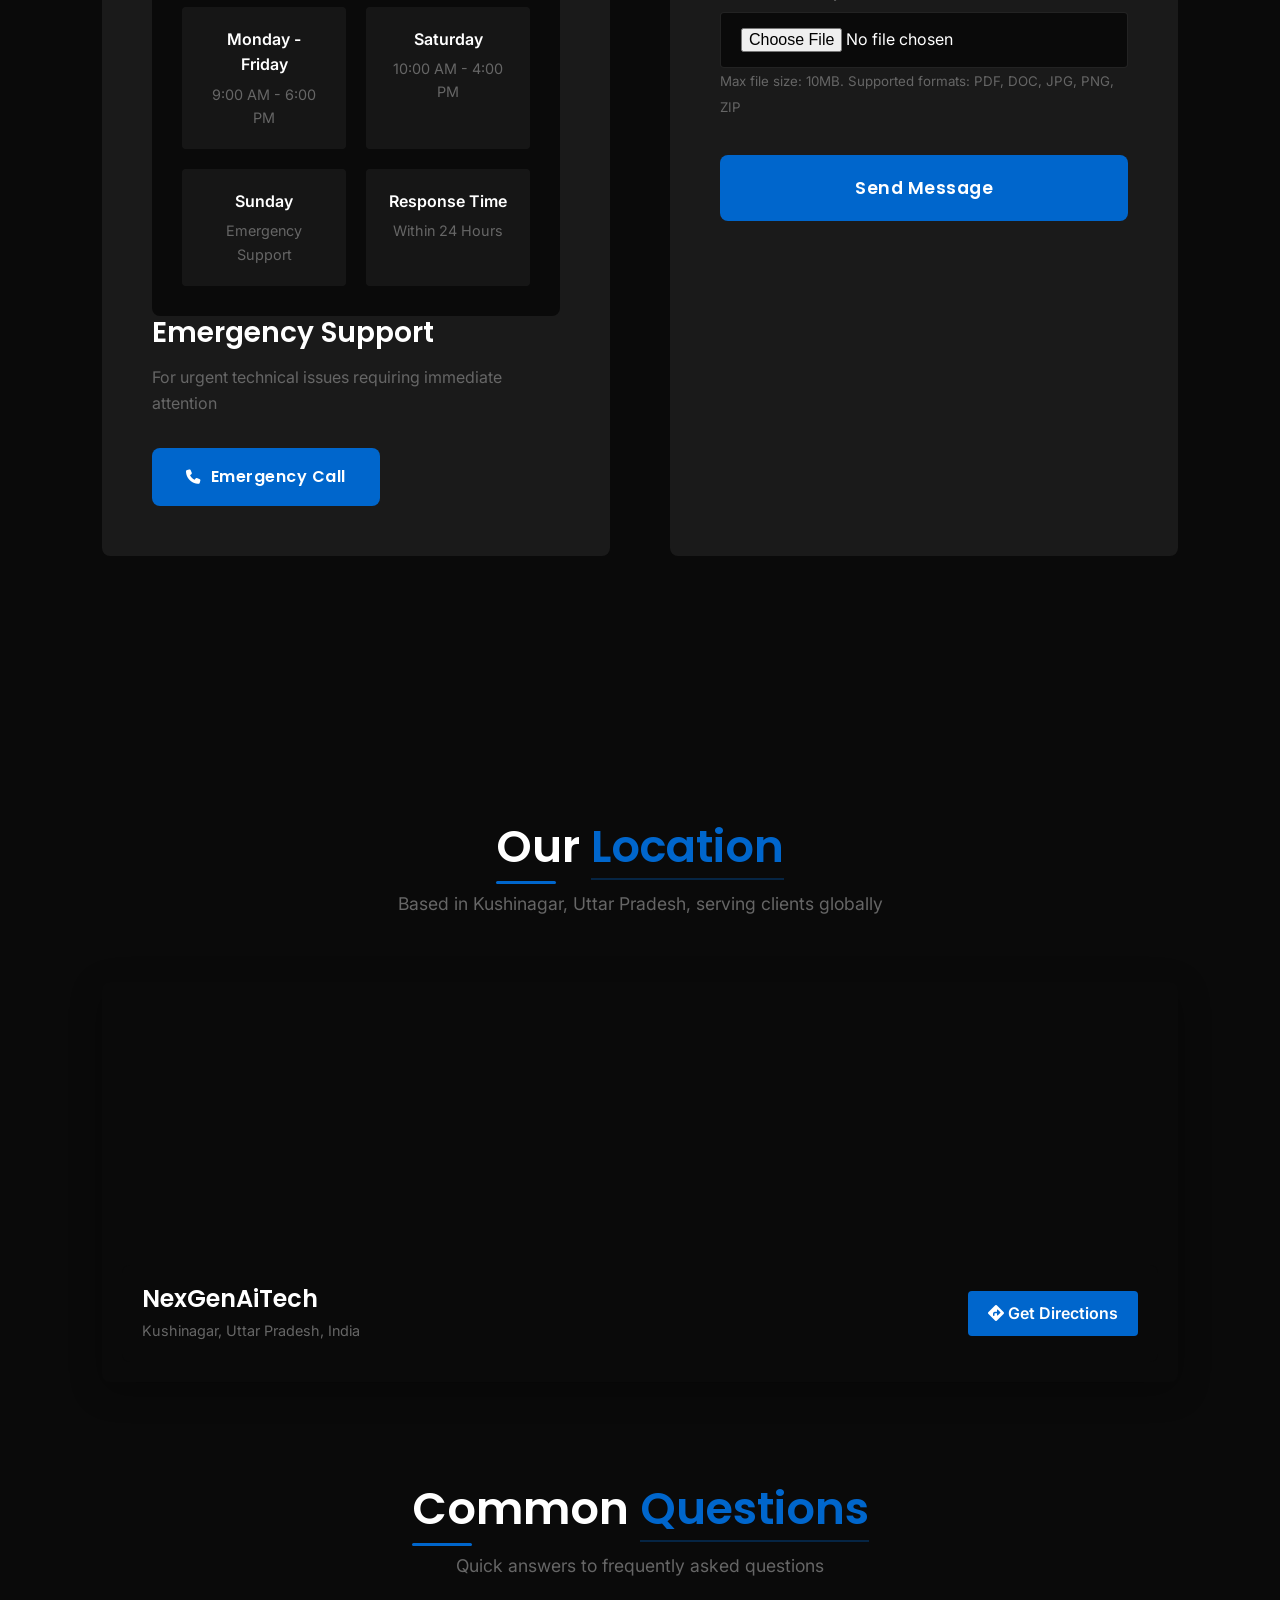
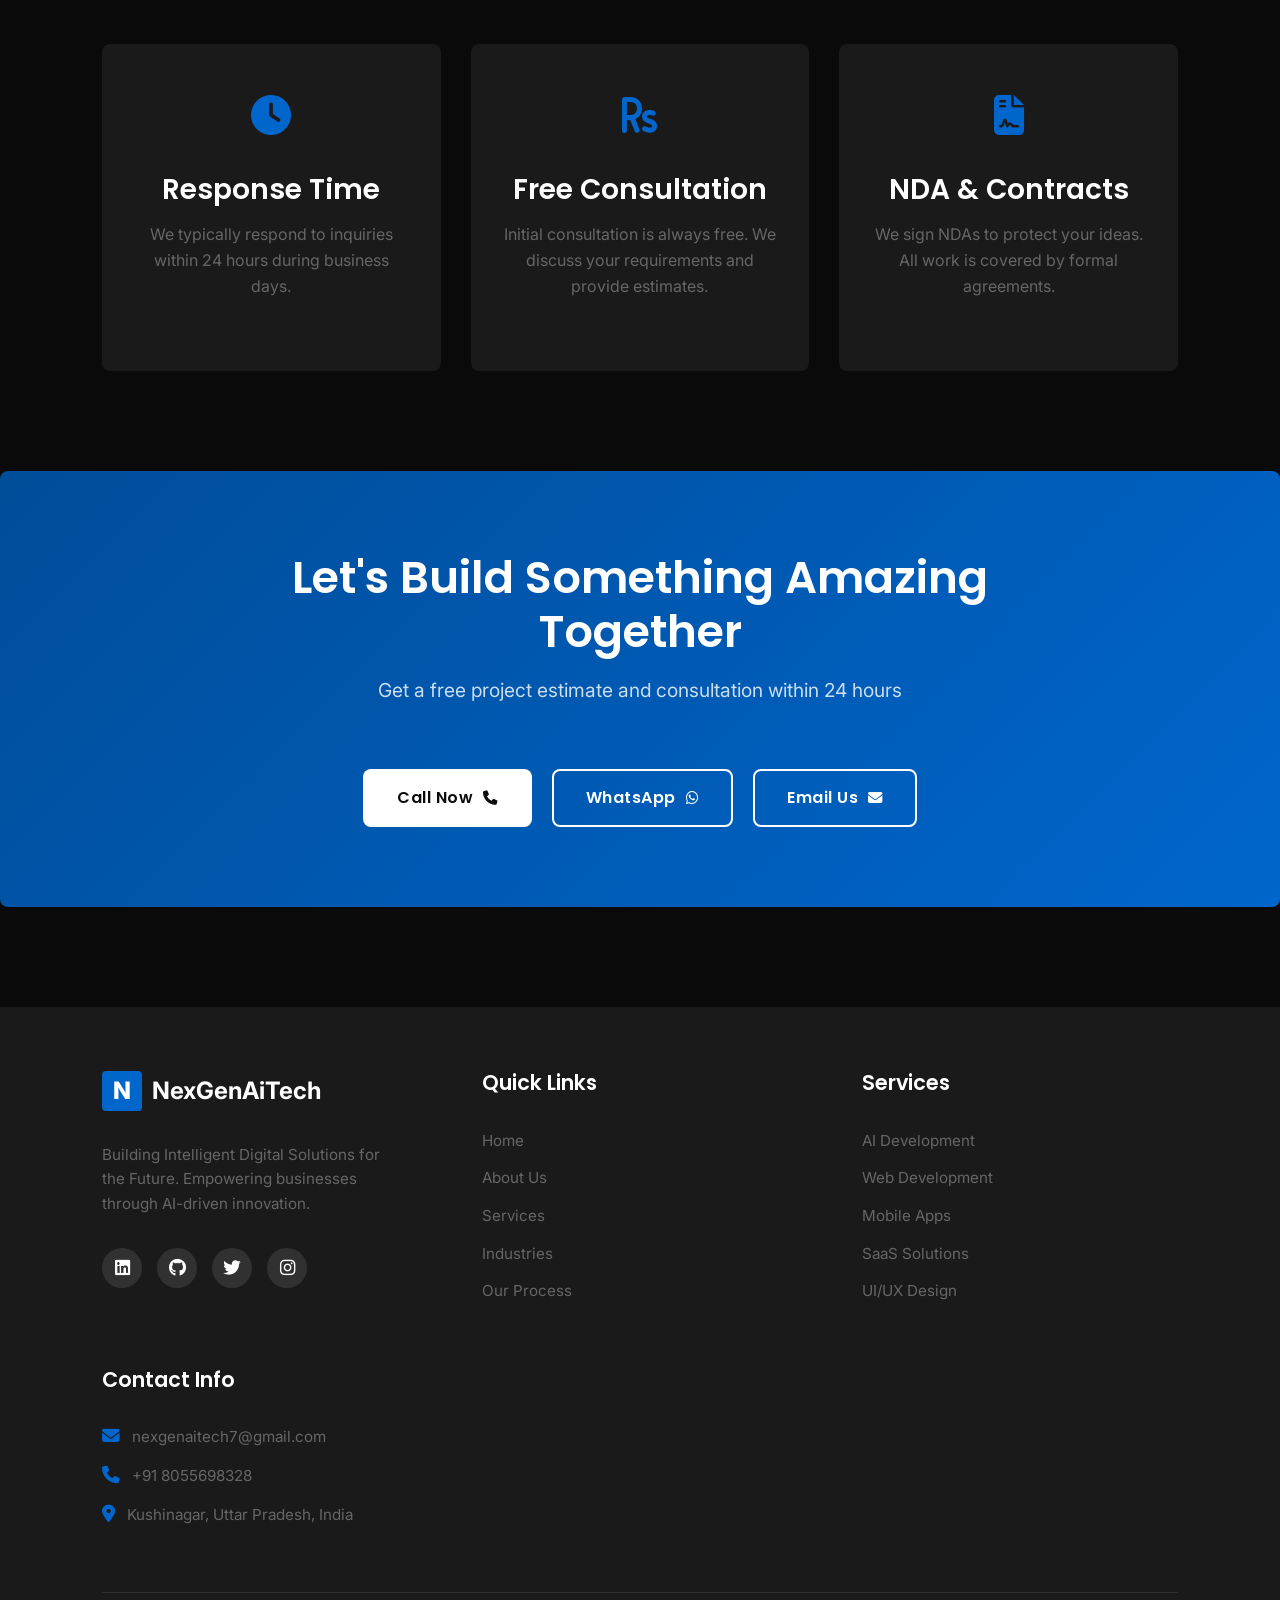
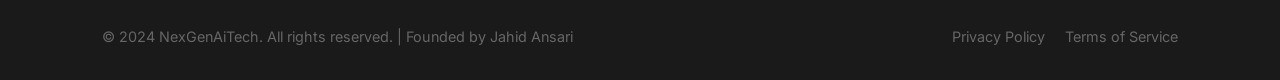
<file: contact.html>
<!DOCTYPE html>
<html lang="en">
<head>
    <meta charset="UTF-8">
    <meta name="viewport" content="width=device-width, initial-scale=1.0">
    <title>Contact Us | NexGenAiTech - AI & Full-Stack Development</title>
    <meta name="description" content="Contact NexGenAiTech for AI development, web development, mobile app development, and custom software solutions. Get free consultation and quote.">
    <meta name="keywords" content="Contact NexGenAiTech, AI Development Contact, Web Development Company, Software Development Services, Get Quote">
    <meta name="author" content="Jahid Ansari - NexGenAiTech">
    
    <!-- Canonical URL -->
    <link rel="canonical" href="https://nexgenaitech.com/contact.html">
    
    <!-- Open Graph Tags -->
    <meta property="og:title" content="Contact Us | NexGenAiTech - AI & Full-Stack Development">
    <meta property="og:description" content="Contact us for AI development, web development, and custom software solutions">
    <meta property="og:type" content="website">
    <meta property="og:url" content="https://nexgenaitech.com/contact.html">
    
    <!-- Twitter Card -->
    <meta name="twitter:card" content="summary_large_image">
    <meta name="twitter:title" content="Contact NexGenAiTech">
    <meta name="twitter:description" content="Get in touch for AI and software development services">
    
    <!-- Structured Data -->
    <script type="application/ld+json">
    {
        "@context": "https://schema.org",
        "@type": "ContactPage",
        "name": "Contact NexGenAiTech",
        "description": "Contact page for AI and software development services",
        "contactPoint": {
            "@type": "ContactPoint",
            "telephone": "+91-8055698328",
            "contactType": "Customer Service",
            "email": "nexgenaitech7@gmail.com",
            "areaServed": "IN",
            "availableLanguage": ["English", "Hindi"]
        }
    }
    </script>
    
    <!-- Favicon -->
    <link rel="icon" type="image/x-icon" href="images/favicon.ico">
    
    <!-- Fonts -->
    <link rel="preconnect" href="https://fonts.googleapis.com">
    <link rel="preconnect" href="https://fonts.gstatic.com" crossorigin>
    <link href="https://fonts.googleapis.com/css2?family=Inter:wght@300;400;500;600;700&family=Poppins:wght@400;500;600;700&display=swap" rel="stylesheet">
    
    <!-- Font Awesome -->
    <link rel="stylesheet" href="https://cdnjs.cloudflare.com/ajax/libs/font-awesome/6.4.0/css/all.min.css">
    
    <!-- CSS Files -->
    <link rel="stylesheet" href="css/main.css">
    <link rel="stylesheet" href="css/animations.css">
    <link rel="stylesheet" href="css/responsive.css">
    
    <!-- Page Specific CSS -->
    <style>
        .contact-hero {
            background: linear-gradient(135deg, var(--primary-dark) 0%, var(--primary-color) 100%);
            padding: 120px 0;
            position: relative;
            overflow: hidden;
        }
        
        .contact-hero::before {
            content: '';
            position: absolute;
            top: 0;
            left: 0;
            right: 0;
            bottom: 0;
            background: url('data:image/svg+xml,<svg xmlns="http://www.w3.org/2000/svg" viewBox="0 0 100 100"><circle cx="50" cy="50" r="20" fill="white" opacity="0.05"/></svg>') repeat;
            animation: float 20s infinite linear;
        }
        
        .contact-container {
            display: grid;
            grid-template-columns: 1fr 1fr;
            gap: 60px;
            margin: 100px 0;
        }
        
        .contact-info-section {
            background: var(--dark-gray);
            border-radius: var(--border-radius);
            padding: 50px;
            position: sticky;
            top: 120px;
        }
        
        .contact-methods {
            margin-top: 40px;
        }
        
        .contact-method {
            display: flex;
            align-items: center;
            gap: 20px;
            padding: 25px;
            background: var(--dark-color);
            border-radius: var(--border-radius);
            margin-bottom: 20px;
            transition: all var(--transition-normal);
            border: 1px solid transparent;
        }
        
        .contact-method:hover {
            border-color: var(--primary-color);
            transform: translateX(10px);
        }
        
        .method-icon {
            width: 60px;
            height: 60px;
            background: rgba(0,102,204,0.1);
            border-radius: 50%;
            display: flex;
            align-items: center;
            justify-content: center;
            color: var(--primary-color);
            font-size: 1.5rem;
            transition: all var(--transition-normal);
        }
        
        .contact-method:hover .method-icon {
            background: var(--primary-color);
            color: var(--white);
            transform: rotate(15deg);
        }
        
        .method-info h4 {
            margin-bottom: 5px;
            color: var(--white);
        }
        
        .method-info p {
            margin: 0;
            color: var(--light-gray);
        }
        
        .method-link {
            display: inline-block;
            margin-top: 10px;
            color: var(--primary-color);
            font-weight: 600;
            text-decoration: none;
            transition: all var(--transition-normal);
        }
        
        .method-link:hover {
            transform: translateX(5px);
        }
        
        .working-hours {
            background: var(--dark-color);
            border-radius: var(--border-radius);
            padding: 30px;
            margin-top: 40px;
        }
        
        .hours-grid {
            display: grid;
            grid-template-columns: 1fr 1fr;
            gap: 20px;
            margin-top: 20px;
        }
        
        .hour-item {
            text-align: center;
            padding: 20px;
            background: rgba(255,255,255,0.05);
            border-radius: var(--border-radius-sm);
        }
        
        .hour-day {
            font-weight: 600;
            color: var(--white);
            margin-bottom: 5px;
        }
        
        .hour-time {
            color: var(--light-gray);
            font-size: 0.9rem;
        }
        
        .form-section {
            background: var(--dark-gray);
            border-radius: var(--border-radius);
            padding: 50px;
        }
        
        .form-header {
            margin-bottom: 40px;
        }
        
        .form-header h2 {
            margin-bottom: 10px;
        }
        
        .form-header p {
            color: var(--light-gray);
        }
        
        .form-row {
            display: grid;
            grid-template-columns: 1fr 1fr;
            gap: 20px;
            margin-bottom: 20px;
        }
        
        .form-group {
            margin-bottom: 25px;
        }
        
        .form-label {
            display: block;
            margin-bottom: 8px;
            font-weight: 600;
            color: var(--white);
        }
        
        .form-control {
            width: 100%;
            padding: 15px 20px;
            background: var(--dark-color);
            border: 1px solid rgba(255,255,255,0.1);
            border-radius: var(--border-radius-sm);
            color: var(--white);
            font-family: 'Inter', sans-serif;
            font-size: 1rem;
            transition: all var(--transition-normal);
        }
        
        .form-control:focus {
            outline: none;
            border-color: var(--primary-color);
            box-shadow: 0 0 0 3px rgba(0,102,204,0.2);
        }
        
        textarea.form-control {
            min-height: 150px;
            resize: vertical;
        }
        
        .form-select {
            appearance: none;
            background-image: url("data:image/svg+xml,%3Csvg xmlns='http://www.w3.org/2000/svg' width='16' height='16' fill='%23666' viewBox='0 0 16 16'%3E%3Cpath d='M7.247 11.14L2.451 5.658C1.885 5.013 2.345 4 3.204 4h9.592a1 1 0 0 1 .753 1.659l-4.796 5.48a1 1 0 0 1-1.506 0z'/%3E%3C/svg%3E");
            background-repeat: no-repeat;
            background-position: right 20px center;
            background-size: 16px;
            padding-right: 50px;
        }
        
        .submit-btn {
            width: 100%;
            padding: 18px;
            font-size: 1.1rem;
            margin-top: 10px;
        }
        
        .submit-btn .spinner {
            display: none;
            animation: spin 1s linear infinite;
        }
        
        .submit-btn.loading .spinner {
            display: inline-block;
            margin-right: 10px;
        }
        
        .success-message {
            background: rgba(76, 175, 80, 0.1);
            border: 1px solid #4CAF50;
            border-radius: var(--border-radius);
            padding: 30px;
            text-align: center;
            margin-top: 30px;
            display: none;
        }
        
        .success-icon {
            font-size: 3rem;
            color: #4CAF50;
            margin-bottom: 20px;
        }
        
        .map-section {
            margin: 100px 0;
        }
        
        .map-container {
            border-radius: var(--border-radius);
            overflow: hidden;
            box-shadow: var(--shadow-lg);
            height: 400px;
            position: relative;
        }
        
        .map-overlay {
            position: absolute;
            bottom: 20px;
            left: 20px;
            right: 20px;
            background: var(--dark-color);
            padding: 20px;
            border-radius: var(--border-radius);
            display: flex;
            justify-content: space-between;
            align-items: center;
        }
        
        .map-info h4 {
            margin-bottom: 5px;
            color: var(--white);
        }
        
        .map-info p {
            margin: 0;
            color: var(--light-gray);
            font-size: 0.9rem;
        }
        
        .directions-btn {
            background: var(--primary-color);
            color: var(--white);
            padding: 10px 20px;
            border-radius: var(--border-radius-sm);
            text-decoration: none;
            font-weight: 600;
            transition: all var(--transition-normal);
        }
        
        .directions-btn:hover {
            background: var(--primary-dark);
            transform: translateY(-2px);
        }
        
        .faq-contact {
            margin: 100px 0;
        }
        
        .faq-contact-grid {
            display: grid;
            grid-template-columns: repeat(auto-fit, minmax(300px, 1fr));
            gap: 30px;
            margin-top: 50px;
        }
        
        .faq-contact-item {
            background: var(--dark-gray);
            border-radius: var(--border-radius);
            padding: 40px 30px;
            text-align: center;
        }
        
        .faq-contact-icon {
            font-size: 2.5rem;
            color: var(--primary-color);
            margin-bottom: 25px;
        }
        
        .cta-contact {
            background: linear-gradient(135deg, var(--primary-dark), var(--primary-color));
            border-radius: var(--border-radius);
            padding: 80px 60px;
            text-align: center;
            margin: 100px 0;
        }
        
        @media (max-width: 991px) {
            .contact-container {
                grid-template-columns: 1fr;
            }
            
            .contact-info-section {
                position: static;
            }
            
            .form-row {
                grid-template-columns: 1fr;
            }
            
            .map-overlay {
                flex-direction: column;
                gap: 15px;
                text-align: center;
            }
            
            .cta-contact {
                padding: 60px 30px;
            }
        }
        
        @media (max-width: 768px) {
            .contact-hero {
                padding: 80px 0;
            }
            
            .contact-info-section,
            .form-section {
                padding: 30px;
            }
            
            .hours-grid {
                grid-template-columns: 1fr;
            }
            
            .map-container {
                height: 300px;
            }
            
            .cta-contact {
                padding: 50px 20px;
            }
        }
        
        @media (max-width: 576px) {
            .contact-method {
                flex-direction: column;
                text-align: center;
            }
            
            .method-link {
                display: block;
                margin-top: 15px;
            }
        }
    </style>
</head>
<body>
    <!-- Preloader -->
    <div class="preloader" id="preloader">
        <div class="preloader-content">
            <div class="logo-pulse">
                <span>N</span>
            </div>
            <h3 class="preloader-text">NexGenAiTech</h3>
        </div>
    </div>

    <!-- Header -->
    <header class="header">
        <nav class="navbar">
            <div class="container">
                <a href="index.html" class="logo">
                    <span class="logo-icon">N</span>
                    <span class="logo-text">NexGenAiTech</span>
                </a>
                
                <div class="nav-menu" id="navMenu">
                    <ul class="nav-list">
                        <li class="nav-item"><a href="index.html" class="nav-link">Home</a></li>
                        <li class="nav-item"><a href="about.html" class="nav-link">About</a></li>
                        <li class="nav-item"><a href="services.html" class="nav-link">Services</a></li>
                        <li class="nav-item"><a href="industries.html" class="nav-link">Industries</a></li>
                        <li class="nav-item"><a href="process.html" class="nav-link">Process</a></li>
                        <li class="nav-item active"><a href="contact.html" class="nav-link">Contact</a></li>
                    </ul>
                    <a href="#contact-form" class="nav-cta">Start</a>
                </div>
                
                <div class="mobile-toggle" id="mobileToggle">
                    <span></span>
                    <span></span>
                    <span></span>
                </div>
            </div>
        </nav>
    </header>

    <!-- Contact Hero -->
    <section class="contact-hero">
        <div class="container">
            <div class="page-hero-content animate-on-scroll">
                <h1 class="page-title">Get In <span class="highlight">Touch</span></h1>
                <p class="page-subtitle">Let's discuss how we can transform your business with cutting-edge AI and technology solutions</p>
                <div class="breadcrumb">
                    <a href="index.html">Home</a>
                    <span class="separator">/</span>
                    <span class="current">Contact Us</span>
                </div>
            </div>
        </div>
    </section>

    <!-- Contact Container -->
    <section class="contact-section section-padding">
        <div class="container">
            <div class="contact-container">
                <!-- Contact Info -->
                <div class="contact-info-section animate-on-scroll">
                    <h2 class="section-title">Contact <span class="highlight">Information</span></h2>
                    <p class="contact-intro">Reach out to us through any of these channels. We typically respond within 24 hours.</p>
                    
                    <div class="contact-methods">
                        <div class="contact-method">
                            <div class="method-icon">
                                <i class="fas fa-envelope"></i>
                            </div>
                            <div class="method-info">
                                <h4>Email Us</h4>
                                <p>For project inquiries and support</p>
                                <a href="mailto:nexgenaitech7@gmail.com" class="method-link">nexgenaitech7@gmail.com</a>
                            </div>
                        </div>
                        
                        <div class="contact-method">
                            <div class="method-icon">
                                <i class="fas fa-phone"></i>
                            </div>
                            <div class="method-info">
                                <h4>Call Us</h4>
                                <p>Available during business hours</p>
                                <a href="tel:+918055698328" class="method-link">+91 8055698328</a>
                            </div>
                        </div>
                        
                        <div class="contact-method">
                            <div class="method-icon">
                                <i class="fab fa-whatsapp"></i>
                            </div>
                            <div class="method-info">
                                <h4>WhatsApp</h4>
                                <p>Quick chat and file sharing</p>
                                <a href="https://wa.me/918055698328" target="_blank" class="method-link">Message on WhatsApp</a>
                            </div>
                        </div>
                        
                        <div class="contact-method">
                            <div class="method-icon">
                                <i class="fas fa-map-marker-alt"></i>
                            </div>
                            <div class="method-info">
                                <h4>Location</h4>
                                <p>Based in Uttar Pradesh, India</p>
                                <a href="#map" class="method-link">View on Map</a>
                            </div>
                        </div>
                    </div>
                    
                    <div class="working-hours">
                        <h3 class="hours-title">Working Hours</h3>
                        <div class="hours-grid">
                            <div class="hour-item">
                                <div class="hour-day">Monday - Friday</div>
                                <div class="hour-time">9:00 AM - 6:00 PM</div>
                            </div>
                            <div class="hour-item">
                                <div class="hour-day">Saturday</div>
                                <div class="hour-time">10:00 AM - 4:00 PM</div>
                            </div>
                            <div class="hour-item">
                                <div class="hour-day">Sunday</div>
                                <div class="hour-time">Emergency Support</div>
                            </div>
                            <div class="hour-item">
                                <div class="hour-day">Response Time</div>
                                <div class="hour-time">Within 24 Hours</div>
                            </div>
                        </div>
                    </div>
                    
                    <div class="emergency-contact">
                        <h3 class="emergency-title">Emergency Support</h3>
                        <p class="emergency-text">For urgent technical issues requiring immediate attention</p>
                        <a href="tel:+918055698328" class="btn btn-primary btn-sm">
                            <i class="fas fa-phone"></i> Emergency Call
                        </a>
                    </div>
                </div>
                
                <!-- Contact Form -->
                <div class="form-section animate-on-scroll" data-delay="0.2">
                    <div class="form-header">
                        <h2>Send Us a Message</h2>
                        <p>Fill out the form below and we'll get back to you as soon as possible</p>
                    </div>
                    
                    <form id="contact-form" class="contact-form">
                        <div class="form-row">
                            <div class="form-group">
                                <label for="name" class="form-label">Full Name *</label>
                                <input type="text" id="name" name="name" class="form-control" required placeholder="Enter your full name">
                            </div>
                            
                            <div class="form-group">
                                <label for="email" class="form-label">Email Address *</label>
                                <input type="email" id="email" name="email" class="form-control" required placeholder="Enter your email address">
                            </div>
                        </div>
                        
                        <div class="form-row">
                            <div class="form-group">
                                <label for="phone" class="form-label">Phone Number</label>
                                <input type="tel" id="phone" name="phone" class="form-control" placeholder="Enter your phone number">
                            </div>
                            
                            <div class="form-group">
                                <label for="company" class="form-label">Company Name</label>
                                <input type="text" id="company" name="company" class="form-control" placeholder="Enter your company name">
                            </div>
                        </div>
                        
                        <div class="form-group">
                            <label for="service" class="form-label">Service Interested In</label>
                            <select id="service" name="service" class="form-control form-select">
                                <option value="">Select a service</option>
                                <option value="AI Development">AI & Machine Learning</option>
                                <option value="Web Development">Web Development</option>
                                <option value="Mobile App Development">Mobile App Development</option>
                                <option value="SaaS Development">SaaS Development</option>
                                <option value="Enterprise Software">Enterprise Software</option>
                                <option value="UI/UX Design">UI/UX Design</option>
                                <option value="Other">Other</option>
                            </select>
                        </div>
                        
                        <div class="form-group">
                            <label for="budget" class="form-label">Project Budget (INR)</label>
                            <select id="budget" name="budget" class="form-control form-select">
                                <option value="">Select budget range</option>
                                <option value="₹1,000 - ₹5,000">₹1,000 - ₹5,000</option>
                                <option value="₹5,000 - ₹15,000">₹5,000 - ₹15,000</option>
                                <option value="₹15,000 - ₹30,000">₹15,000 - ₹30,000</option>
                                <option value="₹30,000 - ₹50,000">₹30,000 - ₹50,000</option>
                                <option value="₹50,000+">₹50,000+</option>
                                <option value="To be discussed">To be discussed</option>
                            </select>
                        </div>
                        
                        <div class="form-group">
                            <label for="timeline" class="form-label">Project Timeline</label>
                            <select id="timeline" name="timeline" class="form-control form-select">
                                <option value="">Select timeline</option>
                                <option value="Urgent (1-2 weeks)">Urgent (1-2 weeks)</option>
                                <option value="1-2 months">1-2 months</option>
                                <option value="2-4 months">2-4 months</option>
                                <option value="4-6 months">4-6 months</option>
                                <option value="6+ months">6+ months</option>
                                <option value="Flexible">Flexible</option>
                            </select>
                        </div>
                        
                        <div class="form-group">
                            <label for="message" class="form-label">Project Details *</label>
                            <textarea id="message" name="message" class="form-control" required placeholder="Describe your project requirements, goals, and any specific details..."></textarea>
                        </div>
                        
                        <div class="form-group">
                            <div class="file-upload">
                                <label for="attachment" class="form-label">Attach Files (Optional)</label>
                                <input type="file" id="attachment" name="attachment" class="form-control" accept=".pdf,.doc,.docx,.jpg,.png,.zip">
                                <small class="file-help">Max file size: 10MB. Supported formats: PDF, DOC, JPG, PNG, ZIP</small>
                            </div>
                        </div>
                        
                        <button type="submit" class="btn btn-primary submit-btn">
                            <span class="spinner"></span>
                            <span class="btn-text">Send Message</span>
                        </button>
                        
                        <div id="successMessage" class="success-message">
                            <div class="success-icon">
                                <i class="fas fa-check-circle"></i>
                            </div>
                            <h3>Message Sent Successfully!</h3>
                            <p>Thank you for contacting us. We'll get back to you within 24 hours.</p>
                            <p class="success-note">You can also reach us directly at <a href="mailto:nexgenaitech7@gmail.com">nexgenaitech7@gmail.com</a></p>
                        </div>
                    </form>
                </div>
            </div>
        </div>
    </section>

    <!-- Map Section -->
    <section class="map-section" id="map">
        <div class="container">
            <div class="section-header text-center animate-on-scroll">
                <h2 class="section-title">Our <span class="highlight">Location</span></h2>
                <p class="section-subtitle">Based in Kushinagar, Uttar Pradesh, serving clients globally</p>
            </div>
            
            <div class="map-container animate-on-scroll">
                <!-- Google Map Embed -->
                <iframe 
                    src="https://www.google.com/maps/embed?pb=!1m18!1m12!1m3!1d28467.401424169405!2d83.88819094999999!3d26.740326!2m3!1f0!2f0!3f0!3m2!1i1024!2i768!4f13.1!3m3!1m2!1s0x3993b2d8e2c7e0a5%3A0x6d8c7c8c7c8c7c8c!2sKushinagar%2C%20Uttar%20Pradesh!5e0!3m2!1sen!2sin!4v1620000000000!5m2!1sen!2sin"
                    width="100%"
                    height="100%"
                    style="border:0;"
                    allowfullscreen=""
                    loading="lazy"
                    referrerpolicy="no-referrer-when-downgrade"
                    title="NexGenAiTech Location"
                ></iframe>
                
                <div class="map-overlay">
                    <div class="map-info">
                        <h4>NexGenAiTech</h4>
                        <p>Kushinagar, Uttar Pradesh, India</p>
                    </div>
                    <a href="https://maps.google.com/?q=Kushinagar,Uttar+Pradesh,India" target="_blank" class="directions-btn">
                        <i class="fas fa-directions"></i> Get Directions
                    </a>
                </div>
            </div>
        </div>
    </section>

    <!-- FAQ Contact -->
    <section class="faq-contact">
        <div class="container">
            <div class="section-header text-center animate-on-scroll">
                <h2 class="section-title">Common <span class="highlight">Questions</span></h2>
                <p class="section-subtitle">Quick answers to frequently asked questions</p>
            </div>
            
            <div class="faq-contact-grid">
                <div class="faq-contact-item animate-on-scroll">
                    <div class="faq-contact-icon">
                        <i class="fas fa-clock"></i>
                    </div>
                    <h3 class="faq-contact-title">Response Time</h3>
                    <p class="faq-contact-text">We typically respond to inquiries within 24 hours during business days.</p>
                </div>
                
                <div class="faq-contact-item animate-on-scroll" data-delay="0.1">
                    <div class="faq-contact-icon">
                        <i class="fas fa-rupee-sign"></i>
                    </div>
                    <h3 class="faq-contact-title">Free Consultation</h3>
                    <p class="faq-contact-text">Initial consultation is always free. We discuss your requirements and provide estimates.</p>
                </div>
                
                <div class="faq-contact-item animate-on-scroll" data-delay="0.2">
                    <div class="faq-contact-icon">
                        <i class="fas fa-file-contract"></i>
                    </div>
                    <h3 class="faq-contact-title">NDA & Contracts</h3>
                    <p class="faq-contact-text">We sign NDAs to protect your ideas. All work is covered by formal agreements.</p>
                </div>
            </div>
        </div>
    </section>

    <!-- CTA Section -->
    <section class="cta-contact">
        <div class="container">
            <div class="cta-content text-center animate-on-scroll">
                <h2 class="cta-title">Let's Build Something Amazing Together</h2>
                <p class="cta-subtitle">Get a free project estimate and consultation within 24 hours</p>
                <div class="cta-buttons">
                    <a href="tel:+918055698328" class="btn btn-light">
                        <span>Call Now</span>
                        <i class="fas fa-phone"></i>
                    </a>
                    <a href="https://wa.me/918055698328" target="_blank" class="btn btn-outline-light">
                        <span>WhatsApp</span>
                        <i class="fab fa-whatsapp"></i>
                    </a>
                    <a href="mailto:nexgenaitech7@gmail.com" class="btn btn-outline-light">
                        <span>Email Us</span>
                        <i class="fas fa-envelope"></i>
                    </a>
                </div>
            </div>
        </div>
    </section>

    <!-- Footer -->
    <footer class="footer">
        <div class="container">
            <div class="footer-grid">
                <div class="footer-col">
                    <a href="index.html" class="footer-logo">
                        <span class="logo-icon">N</span>
                        <span class="logo-text">NexGenAiTech</span>
                    </a>
                    <p class="footer-about">Building Intelligent Digital Solutions for the Future. Empowering businesses through AI-driven innovation.</p>
                    <div class="social-links">
                        <a href="#" aria-label="LinkedIn"><i class="fab fa-linkedin"></i></a>
                        <a href="#" aria-label="GitHub"><i class="fab fa-github"></i></a>
                        <a href="#" aria-label="Twitter"><i class="fab fa-twitter"></i></a>
                        <a href="#" aria-label="Instagram"><i class="fab fa-instagram"></i></a>
                    </div>
                </div>
                
                <div class="footer-col">
                    <h3 class="footer-title">Quick Links</h3>
                    <ul class="footer-links">
                        <li><a href="index.html">Home</a></li>
                        <li><a href="about.html">About Us</a></li>
                        <li><a href="services.html">Services</a></li>
                        <li><a href="industries.html">Industries</a></li>
                        <li><a href="process.html">Our Process</a></li>
                    </ul>
                </div>
                
                <div class="footer-col">
                    <h3 class="footer-title">Services</h3>
                    <ul class="footer-links">
                        <li><a href="services.html#ai">AI Development</a></li>
                        <li><a href="services.html#web">Web Development</a></li>
                        <li><a href="services.html#mobile">Mobile Apps</a></li>
                        <li><a href="services.html#saas">SaaS Solutions</a></li>
                        <li><a href="services.html#ui">UI/UX Design</a></li>
                    </ul>
                </div>
                
                <div class="footer-col">
                    <h3 class="footer-title">Contact Info</h3>
                    <div class="contact-info">
                        <div class="contact-item">
                            <i class="fas fa-envelope"></i>
                            <span>nexgenaitech7@gmail.com</span>
                        </div>
                        <div class="contact-item">
                            <i class="fas fa-phone"></i>
                            <span>+91 8055698328</span>
                        </div>
                        <div class="contact-item">
                            <i class="fas fa-map-marker-alt"></i>
                            <span>Kushinagar, Uttar Pradesh, India</span>
                        </div>
                    </div>
                </div>
            </div>
            
            <div class="footer-bottom">
                <p>&copy; 2024 NexGenAiTech. All rights reserved. | Founded by Jahid Ansari</p>
                <div class="footer-bottom-links">
                    <a href="privacy.html">Privacy Policy</a>
                    <a href="terms.html">Terms of Service</a>
                </div>
            </div>
        </div>
    </footer>

    <!-- Back to Top -->
    <button class="back-to-top" id="backToTop" aria-label="Back to top">
        <i class="fas fa-arrow-up"></i>
    </button>

    <!-- Quick Contact -->
    <div class="quick-contact">
        <a href="https://wa.me/918055698328" class="whatsapp-btn" target="_blank" aria-label="Chat on WhatsApp">
            <i class="fab fa-whatsapp"></i>
        </a>
        <a href="tel:+918055698328" class="call-btn" aria-label="Call us">
            <i class="fas fa-phone"></i>
        </a>
    </div>

    <!-- JavaScript -->
    <script src="js/main.js"></script>
    <script src="js/animations.js"></script>
    <script src="js/form-handler.js"></script>
    <script>
        // Form submission handling
        document.addEventListener('DOMContentLoaded', function() {
            const contactForm = document.getElementById('contact-form');
            const submitBtn = contactForm.querySelector('.submit-btn');
            const btnText = submitBtn.querySelector('.btn-text');
            const successMessage = document.getElementById('successMessage');
            
            contactForm.addEventListener('submit', async function(e) {
                e.preventDefault();
                
                // Show loading state
                submitBtn.classList.add('loading');
                submitBtn.disabled = true;
                btnText.textContent = 'Sending...';
                
                // Simulate form submission (replace with actual API call)
                await new Promise(resolve => setTimeout(resolve, 2000));
                
                // Show success message
                successMessage.style.display = 'block';
                contactForm.reset();
                
                // Scroll to success message
                successMessage.scrollIntoView({ behavior: 'smooth', block: 'center' });
                
                // Reset button state
                setTimeout(() => {
                    submitBtn.classList.remove('loading');
                    submitBtn.disabled = false;
                    btnText.textContent = 'Send Message';
                }, 3000);
            });
            
            // File upload styling
            const fileInput = document.getElementById('attachment');
            if (fileInput) {
                fileInput.addEventListener('change', function() {
                    const fileName = this.files[0]?.name || 'No file chosen';
                    const fileHelp = this.nextElementSibling;
                    fileHelp.textContent = `Selected: ${fileName}`;
                });
            }
            
            // Smooth scroll for anchor links
            document.querySelectorAll('a[href^="#"]').forEach(anchor => {
                anchor.addEventListener('click', function(e) {
                    e.preventDefault();
                    const targetId = this.getAttribute('href');
                    if (targetId === '#') return;
                    
                    const targetElement = document.querySelector(targetId);
                    if (targetElement) {
                        window.scrollTo({
                            top: targetElement.offsetTop - 100,
                            behavior: 'smooth'
                        });
                    }
                });
            });
        });
    </script>
</body>
</html>
</file>
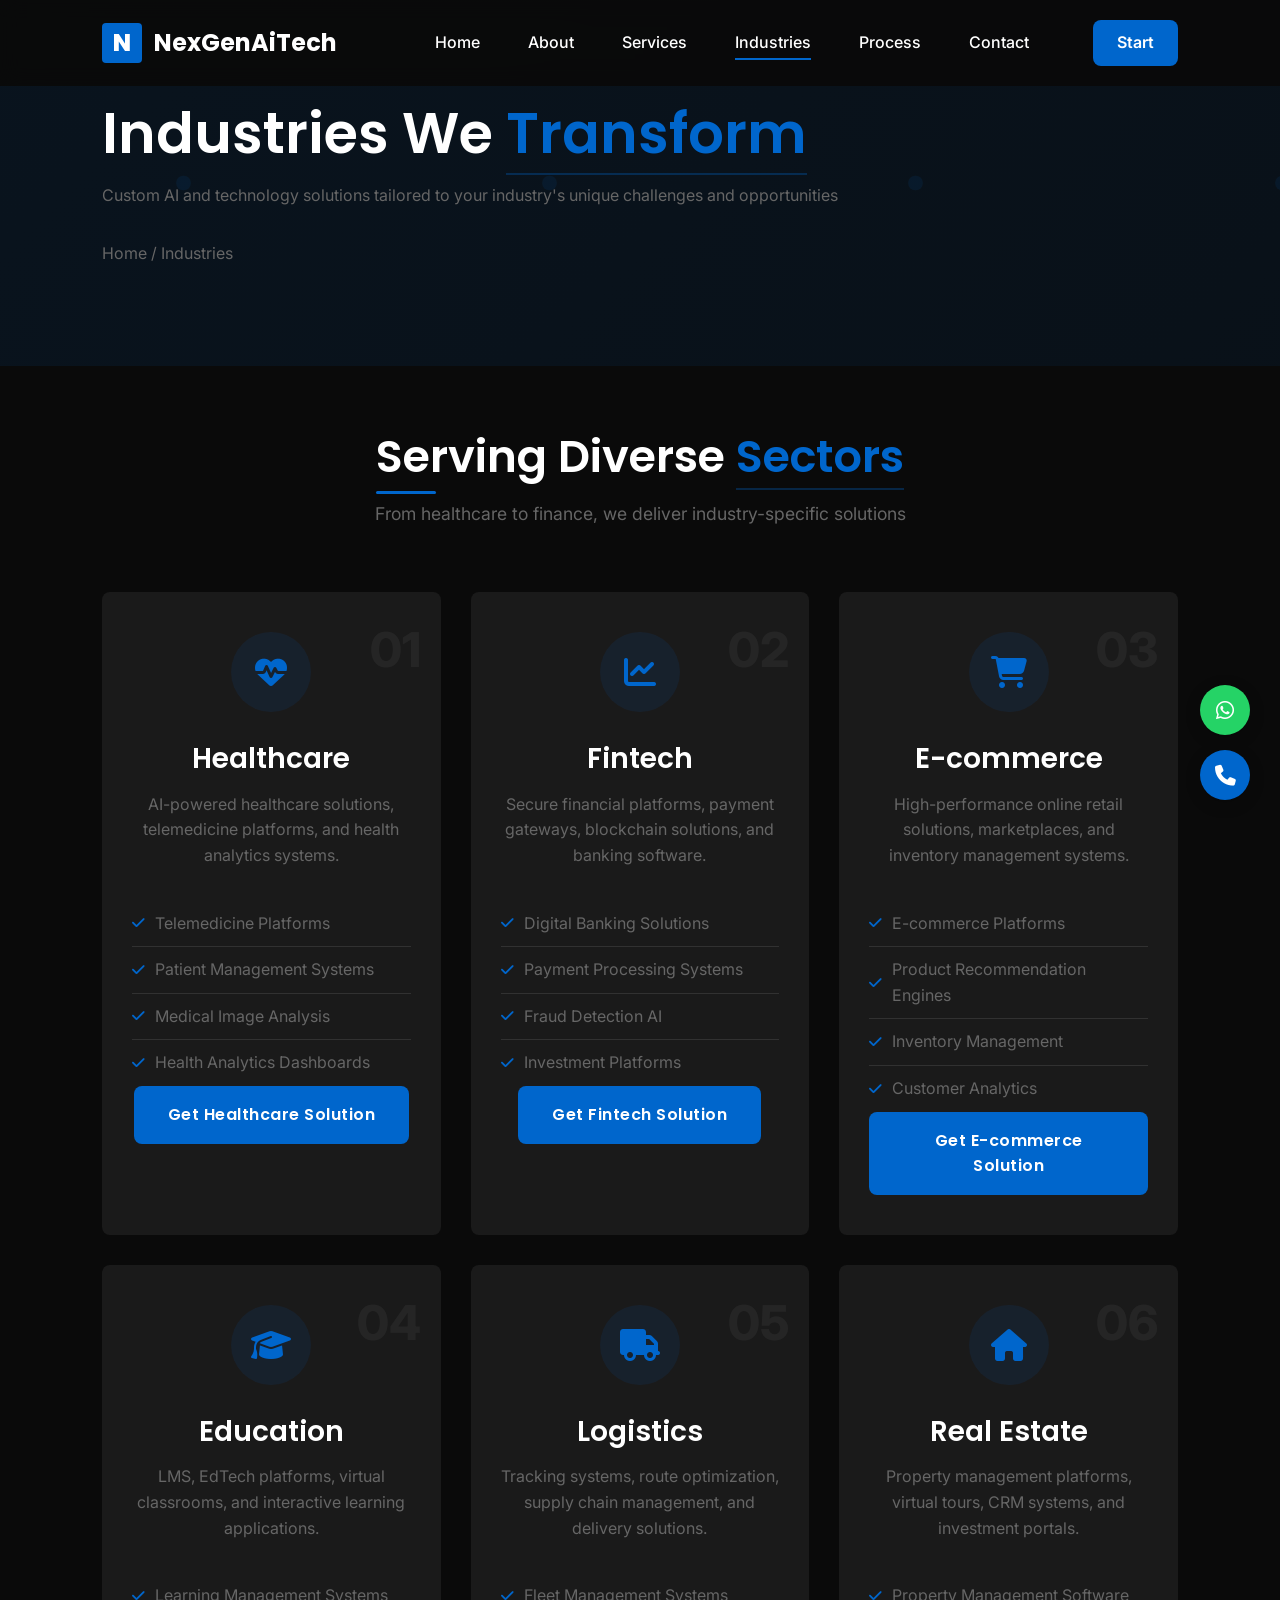
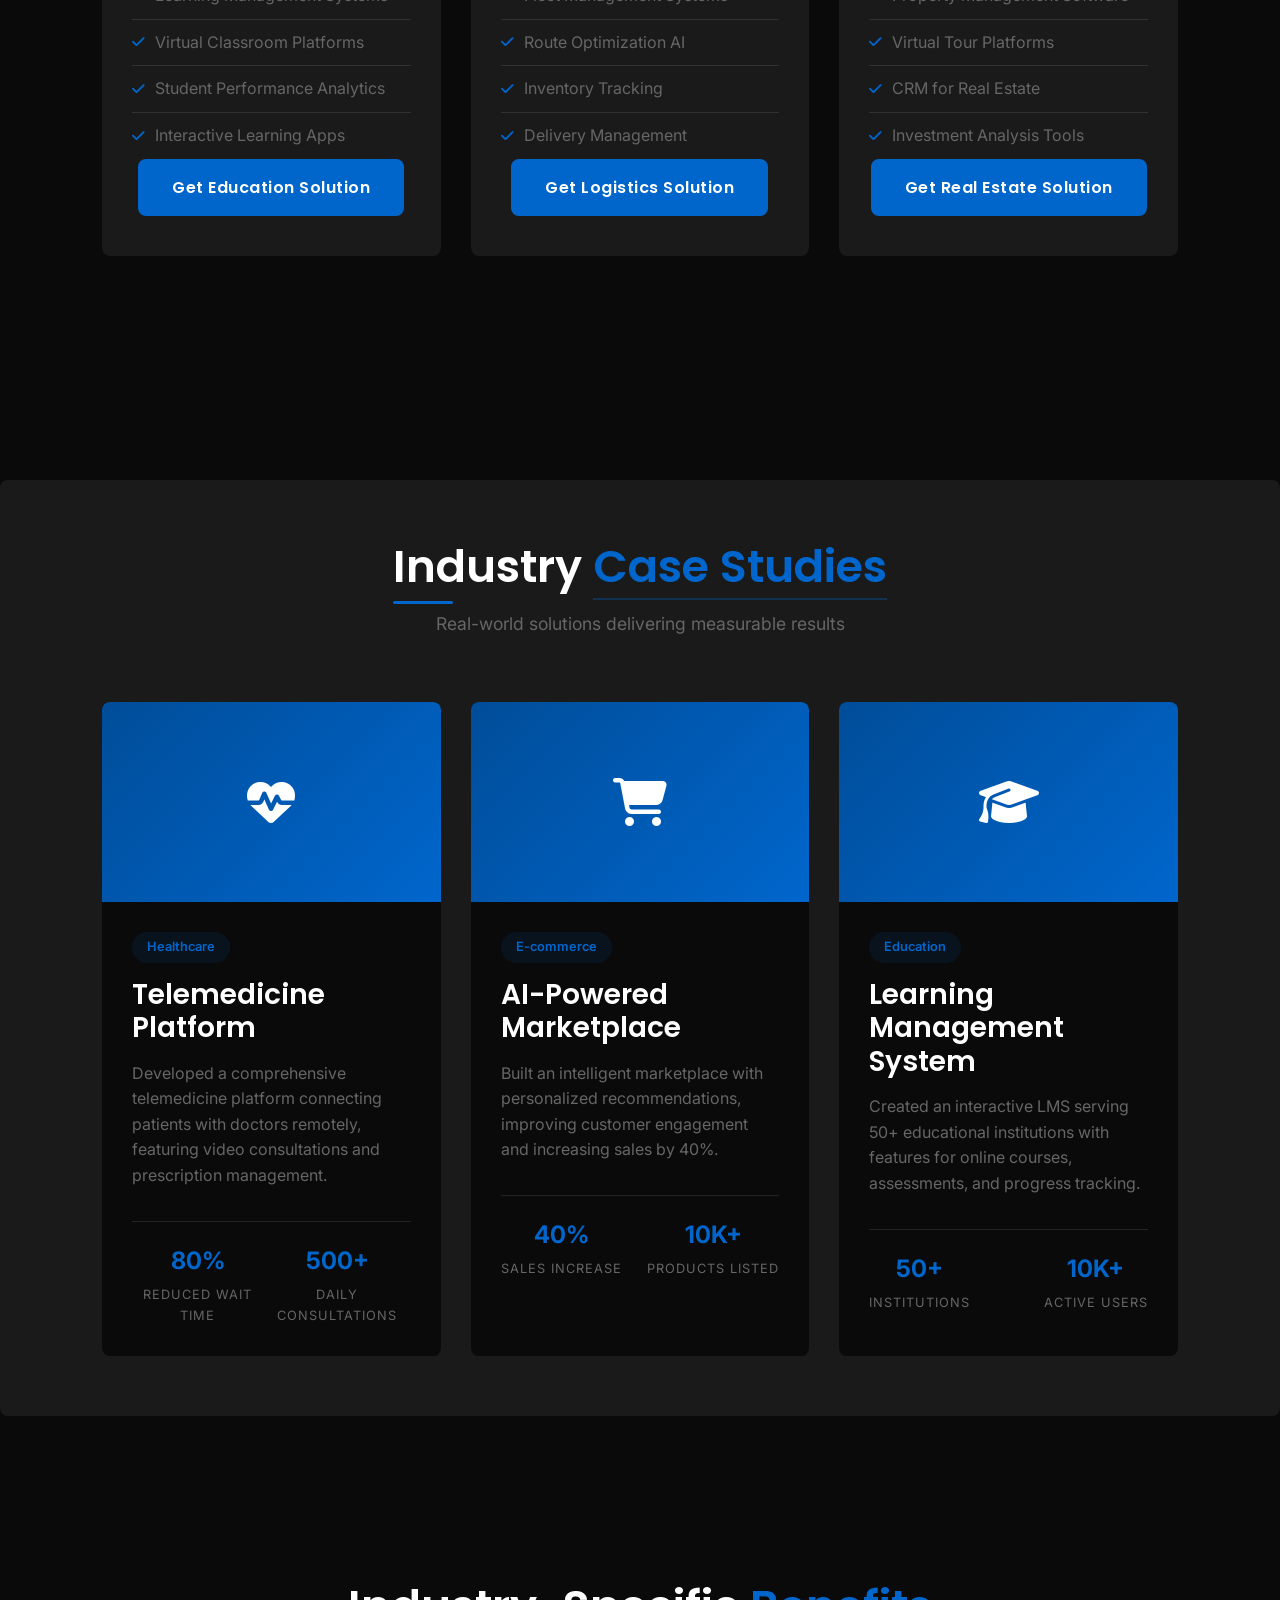
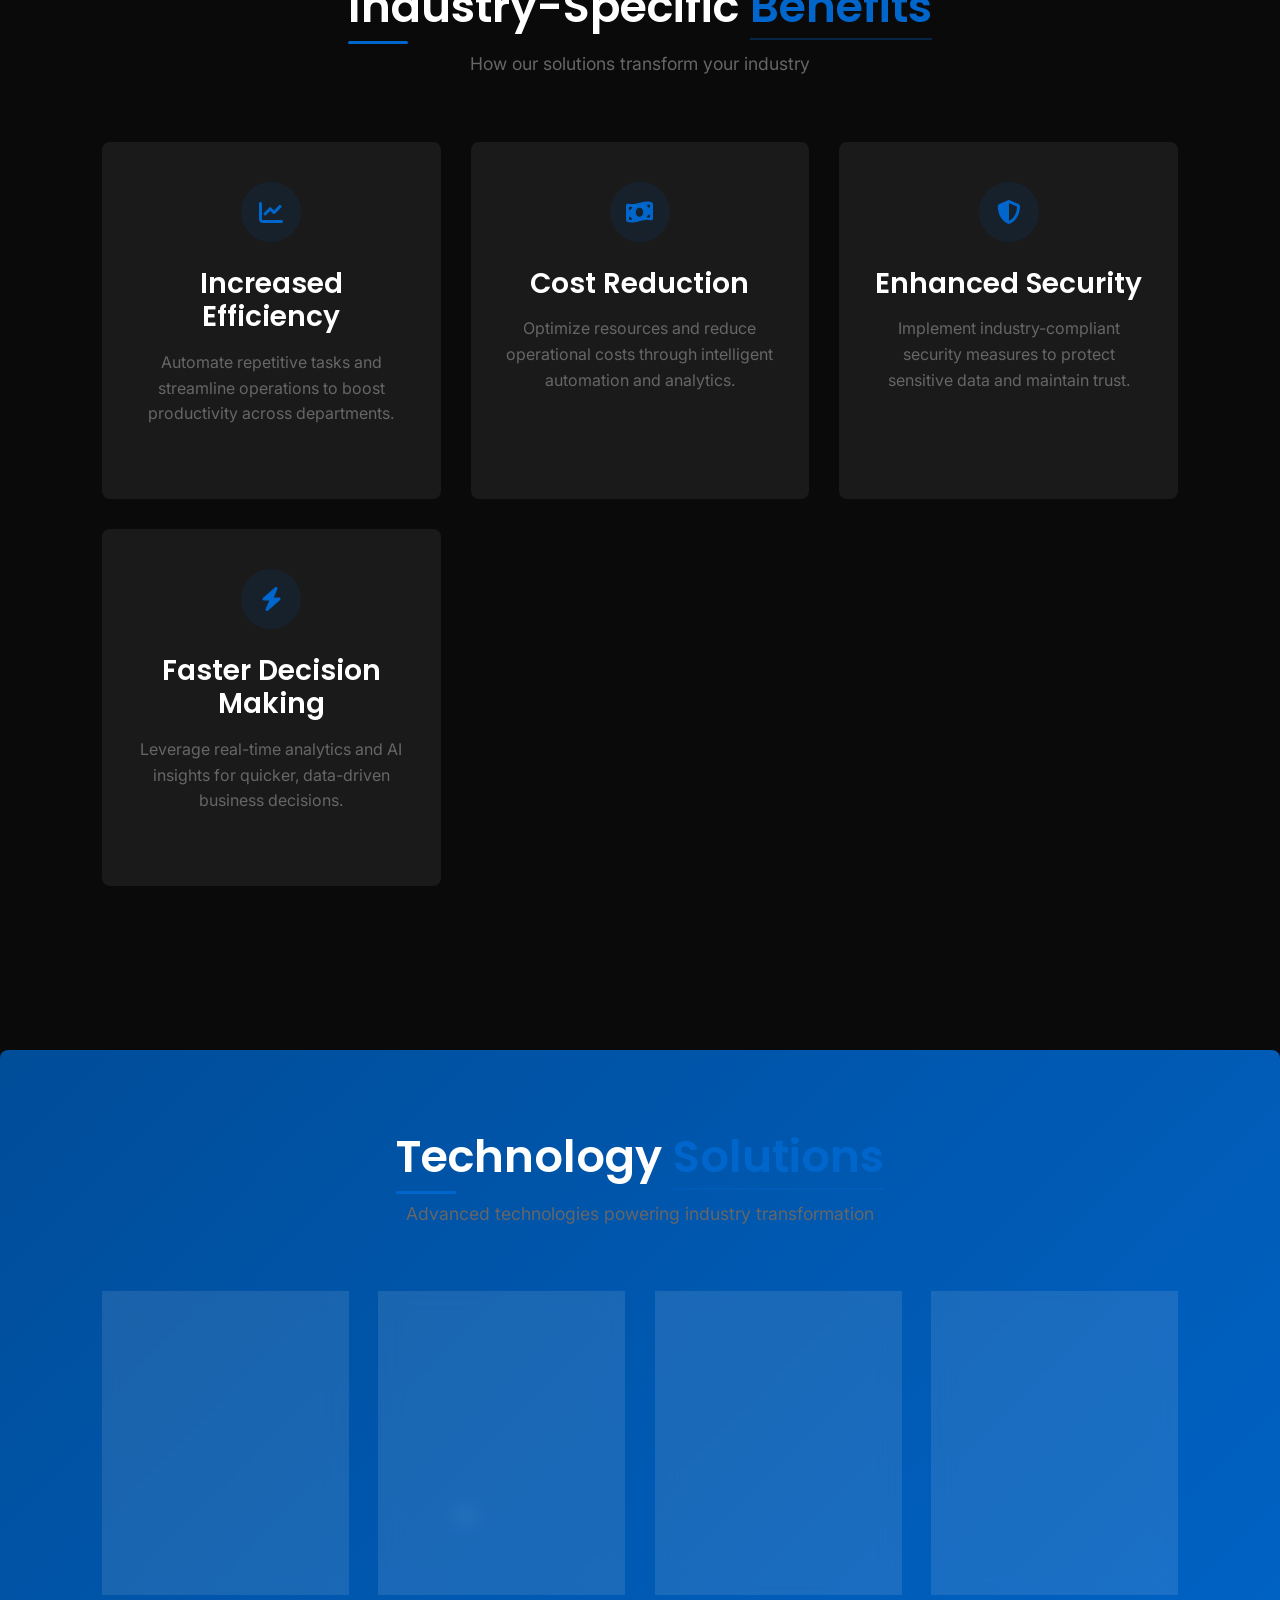
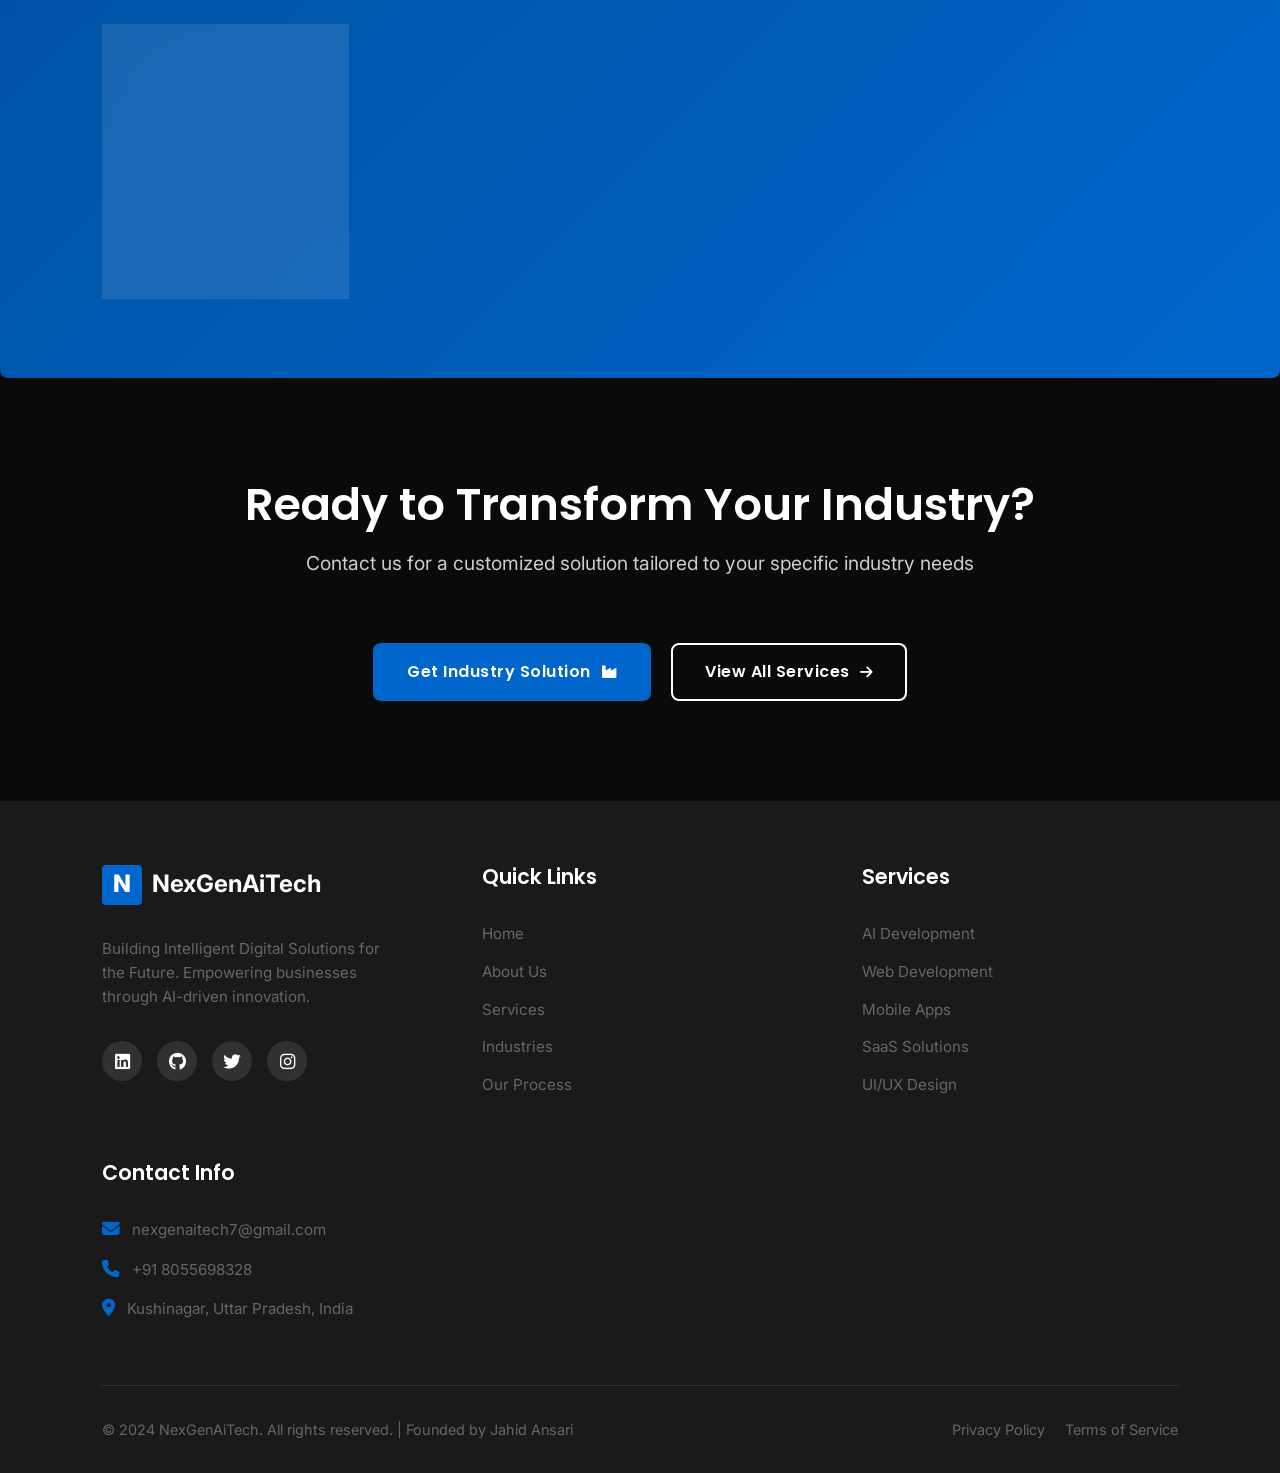
<file: industries.html>
<!DOCTYPE html>
<html lang="en">
<head>
    <meta charset="UTF-8">
    <meta name="viewport" content="width=device-width, initial-scale=1.0">
    <title>Industries We Serve | AI Solutions for Healthcare, Fintech, E-commerce</title>
    <meta name="description" content="NexGenAiTech serves diverse industries including Healthcare, Fintech, E-commerce, Education, Logistics, and more with custom AI solutions.">
    <meta name="keywords" content="Healthcare AI Solutions, Fintech Development, E-commerce Development, Education Technology, Logistics Software">
    <meta name="author" content="Jahid Ansari - NexGenAiTech">
    
    <!-- Canonical URL -->
    <link rel="canonical" href="https://nexgenaitech.com/industries.html">
    
    <!-- Open Graph Tags -->
    <meta property="og:title" content="Industries We Serve | AI Solutions for Healthcare, Fintech, E-commerce">
    <meta property="og:description" content="Custom AI solutions for Healthcare, Fintech, E-commerce, Education, and more">
    <meta property="og:type" content="website">
    <meta property="og:url" content="https://nexgenaitech.com/industries.html">
    
    <!-- Twitter Card -->
    <meta name="twitter:card" content="summary_large_image">
    <meta name="twitter:title" content="Industries We Serve - NexGenAiTech">
    <meta name="twitter:description" content="AI solutions for Healthcare, Fintech, E-commerce, and more">
    
    <!-- Structured Data -->
    <script type="application/ld+json">
    {
        "@context": "https://schema.org",
        "@type": "ItemList",
        "name": "Industries We Serve",
        "itemListElement": [
            {
                "@type": "ListItem",
                "position": 1,
                "name": "Healthcare",
                "description": "AI-powered healthcare solutions and telemedicine platforms"
            },
            {
                "@type": "ListItem",
                "position": 2,
                "name": "Fintech",
                "description": "Secure financial platforms and banking solutions"
            }
        ]
    }
    </script>
    
    <!-- Favicon -->
    <link rel="icon" type="image/x-icon" href="images/favicon.ico">
    
    <!-- Fonts -->
    <link rel="preconnect" href="https://fonts.googleapis.com">
    <link rel="preconnect" href="https://fonts.gstatic.com" crossorigin>
    <link href="https://fonts.googleapis.com/css2?family=Inter:wght@300;400;500;600;700&family=Poppins:wght@400;500;600;700&display=swap" rel="stylesheet">
    
    <!-- Font Awesome -->
    <link rel="stylesheet" href="https://cdnjs.cloudflare.com/ajax/libs/font-awesome/6.4.0/css/all.min.css">
    
    <!-- CSS Files -->
    <link rel="stylesheet" href="css/main.css">
    <link rel="stylesheet" href="css/animations.css">
    <link rel="stylesheet" href="css/responsive.css">
    
    <!-- Page Specific CSS -->
    <style>
        .industry-hero {
            background: linear-gradient(135deg, rgba(0,102,204,0.1) 0%, rgba(0,77,153,0.1) 100%);
            padding: 100px 0;
            position: relative;
            overflow: hidden;
        }
        
        .industry-hero::before {
            content: '';
            position: absolute;
            top: 0;
            left: 0;
            right: 0;
            bottom: 0;
            background: url('data:image/svg+xml,<svg xmlns="http://www.w3.org/2000/svg" viewBox="0 0 100 100"><circle cx="50" cy="50" r="2" fill="%230066cc" opacity="0.1"/></svg>') repeat;
            animation: float 20s infinite linear;
        }
        
        .industries-main-grid {
            display: grid;
            grid-template-columns: repeat(auto-fit, minmax(300px, 1fr));
            gap: 30px;
            margin: 60px 0;
        }
        
        .industry-main-card {
            background: var(--dark-gray);
            border-radius: var(--border-radius);
            padding: 40px 30px;
            text-align: center;
            transition: all var(--transition-normal);
            position: relative;
            overflow: hidden;
        }
        
        .industry-main-card:hover {
            transform: translateY(-10px);
            box-shadow: var(--shadow-lg);
        }
        
        .industry-main-card::before {
            content: '';
            position: absolute;
            top: 0;
            left: 0;
            width: 100%;
            height: 4px;
            background: var(--primary-color);
            transform: scaleX(0);
            transition: transform 0.3s ease;
        }
        
        .industry-main-card:hover::before {
            transform: scaleX(1);
        }
        
        .industry-number {
            position: absolute;
            top: 20px;
            right: 20px;
            font-size: 3rem;
            font-weight: 800;
            color: rgba(255,255,255,0.05);
        }
        
        .industry-icon-large {
            width: 80px;
            height: 80px;
            background: rgba(0,102,204,0.1);
            border-radius: 50%;
            display: flex;
            align-items: center;
            justify-content: center;
            margin: 0 auto 30px;
            color: var(--primary-color);
            font-size: 2rem;
            transition: all var(--transition-normal);
        }
        
        .industry-main-card:hover .industry-icon-large {
            background: var(--primary-color);
            color: var(--white);
            transform: rotate(15deg) scale(1.1);
        }
        
        .industry-solution-list {
            margin-top: 20px;
            text-align: left;
        }
        
        .solution-item {
            padding: 10px 0;
            border-bottom: 1px solid rgba(255,255,255,0.1);
            color: var(--light-gray);
            display: flex;
            align-items: center;
            gap: 10px;
        }
        
        .solution-item:last-child {
            border-bottom: none;
        }
        
        .solution-item i {
            color: var(--primary-color);
            font-size: 0.9rem;
        }
        
        .case-studies {
            background: var(--dark-gray);
            border-radius: var(--border-radius);
            padding: 60px;
            margin: 100px 0;
        }
        
        .case-study-grid {
            display: grid;
            grid-template-columns: repeat(auto-fit, minmax(300px, 1fr));
            gap: 30px;
            margin-top: 50px;
        }
        
        .case-study-card {
            background: var(--dark-color);
            border-radius: var(--border-radius);
            overflow: hidden;
            transition: all var(--transition-normal);
        }
        
        .case-study-card:hover {
            transform: translateY(-10px);
            box-shadow: var(--shadow-lg);
        }
        
        .case-study-image {
            height: 200px;
            background: linear-gradient(135deg, var(--primary-dark), var(--primary-color));
            display: flex;
            align-items: center;
            justify-content: center;
            font-size: 3rem;
            color: var(--white);
        }
        
        .case-study-content {
            padding: 30px;
        }
        
        .case-study-category {
            display: inline-block;
            background: rgba(0,102,204,0.1);
            color: var(--primary-color);
            padding: 5px 15px;
            border-radius: 20px;
            font-size: 0.8rem;
            font-weight: 600;
            margin-bottom: 15px;
        }
        
        .case-study-stats {
            display: flex;
            justify-content: space-between;
            margin-top: 20px;
            padding-top: 20px;
            border-top: 1px solid rgba(255,255,255,0.1);
        }
        
        .stat {
            text-align: center;
        }
        
        .stat-value {
            font-size: 1.5rem;
            font-weight: 700;
            color: var(--primary-color);
        }
        
        .stat-label {
            font-size: 0.8rem;
            color: var(--light-gray);
            margin-top: 5px;
        }
        
        .industry-benefits {
            margin: 100px 0;
        }
        
        .benefits-grid {
            display: grid;
            grid-template-columns: repeat(auto-fit, minmax(250px, 1fr));
            gap: 30px;
            margin-top: 50px;
        }
        
        .benefit-card {
            background: var(--dark-gray);
            border-radius: var(--border-radius);
            padding: 40px 30px;
            text-align: center;
            position: relative;
            overflow: hidden;
        }
        
        .benefit-card::before {
            content: '';
            position: absolute;
            top: 0;
            left: 0;
            width: 4px;
            height: 100%;
            background: var(--primary-color);
            transform: scaleY(0);
            transition: transform 0.3s ease;
        }
        
        .benefit-card:hover::before {
            transform: scaleY(1);
        }
        
        .benefit-icon {
            width: 60px;
            height: 60px;
            background: rgba(0,102,204,0.1);
            border-radius: 50%;
            display: flex;
            align-items: center;
            justify-content: center;
            margin: 0 auto 25px;
            color: var(--primary-color);
            font-size: 1.5rem;
            transition: all var(--transition-normal);
        }
        
        .benefit-card:hover .benefit-icon {
            background: var(--primary-color);
            color: var(--white);
            transform: rotate(360deg);
        }
        
        .tech-solutions {
            background: linear-gradient(135deg, var(--primary-dark), var(--primary-color));
            border-radius: var(--border-radius);
            padding: 80px 60px;
            margin: 100px 0;
            position: relative;
            overflow: hidden;
        }
        
        .tech-solutions::before {
            content: '';
            position: absolute;
            top: 0;
            left: 0;
            right: 0;
            bottom: 0;
            background: url('data:image/svg+xml,<svg xmlns="http://www.w3.org/2000/svg" viewBox="0 0 100 100"><circle cx="50" cy="50" r="1" fill="white" opacity="0.1"/></svg>') repeat;
        }
        
        .solutions-grid {
            display: grid;
            grid-template-columns: repeat(auto-fit, minmax(200px, 1fr));
            gap: 30px;
            margin-top: 50px;
        }
        
        .solution-tech {
            background: rgba(255,255,255,0.1);
            backdrop-filter: blur(10px);
            border-radius: var(--border-radius);
            padding: 30px 20px;
            text-align: center;
            transition: all var(--transition-normal);
            border: 1px solid rgba(255,255,255,0.2);
        }
        
        .solution-tech:hover {
            background: rgba(255,255,255,0.2);
            transform: translateY(-5px);
        }
        
        .solution-tech-icon {
            font-size: 2.5rem;
            margin-bottom: 20px;
            color: var(--white);
        }
        
        .industry-cta {
            text-align: center;
            margin: 100px 0;
        }
        
        .industry-cta-content {
            max-width: 800px;
            margin: 0 auto;
        }
        
        @media (max-width: 991px) {
            .case-studies {
                padding: 40px 30px;
            }
            
            .tech-solutions {
                padding: 60px 30px;
            }
        }
        
        @media (max-width: 768px) {
            .industry-hero {
                padding: 80px 0;
            }
            
            .industries-main-grid {
                grid-template-columns: 1fr;
            }
            
            .case-studies {
                padding: 40px 20px;
            }
            
            .tech-solutions {
                padding: 40px 20px;
            }
        }
    </style>
</head>
<body>
    <!-- Preloader -->
    <div class="preloader" id="preloader">
        <div class="preloader-content">
            <div class="logo-pulse">
                <span>N</span>
            </div>
            <h3 class="preloader-text">NexGenAiTech</h3>
        </div>
    </div>

    <!-- Header -->
    <header class="header">
        <nav class="navbar">
            <div class="container">
                <a href="index.html" class="logo">
                    <span class="logo-icon">N</span>
                    <span class="logo-text">NexGenAiTech</span>
                </a>
                
                <div class="nav-menu" id="navMenu">
                    <ul class="nav-list">
                        <li class="nav-item"><a href="index.html" class="nav-link">Home</a></li>
                        <li class="nav-item"><a href="about.html" class="nav-link">About</a></li>
                        <li class="nav-item"><a href="services.html" class="nav-link">Services</a></li>
                        <li class="nav-item active"><a href="industries.html" class="nav-link">Industries</a></li>
                        <li class="nav-item"><a href="process.html" class="nav-link">Process</a></li>
                        <li class="nav-item"><a href="contact.html" class="nav-link">Contact</a></li>
                    </ul>
                    <a href="contact.html" class="nav-cta">Start</a>
                </div>
                
                <div class="mobile-toggle" id="mobileToggle">
                    <span></span>
                    <span></span>
                    <span></span>
                </div>
            </div>
        </nav>
    </header>

    <!-- Industry Hero -->
    <section class="industry-hero">
        <div class="container">
            <div class="page-hero-content animate-on-scroll">
                <h1 class="page-title">Industries We <span class="highlight">Transform</span></h1>
                <p class="page-subtitle">Custom AI and technology solutions tailored to your industry's unique challenges and opportunities</p>
                <div class="breadcrumb">
                    <a href="index.html">Home</a>
                    <span class="separator">/</span>
                    <span class="current">Industries</span>
                </div>
            </div>
        </div>
    </section>

    <!-- Industries Grid -->
    <section class="section-padding">
        <div class="container">
            <div class="section-header text-center animate-on-scroll">
                <h2 class="section-title">Serving Diverse <span class="highlight">Sectors</span></h2>
                <p class="section-subtitle">From healthcare to finance, we deliver industry-specific solutions</p>
            </div>
            
            <div class="industries-main-grid">
                <!-- Healthcare -->
                <div class="industry-main-card animate-on-scroll">
                    <div class="industry-number">01</div>
                    <div class="industry-icon-large">
                        <i class="fas fa-heartbeat"></i>
                    </div>
                    <h3 class="industry-title">Healthcare</h3>
                    <p class="industry-description">AI-powered healthcare solutions, telemedicine platforms, and health analytics systems.</p>
                    
                    <div class="industry-solution-list">
                        <div class="solution-item">
                            <i class="fas fa-check"></i>
                            <span>Telemedicine Platforms</span>
                        </div>
                        <div class="solution-item">
                            <i class="fas fa-check"></i>
                            <span>Patient Management Systems</span>
                        </div>
                        <div class="solution-item">
                            <i class="fas fa-check"></i>
                            <span>Medical Image Analysis</span>
                        </div>
                        <div class="solution-item">
                            <i class="fas fa-check"></i>
                            <span>Health Analytics Dashboards</span>
                        </div>
                    </div>
                    
                    <div class="industry-cta-btn">
                        <a href="contact.html?industry=healthcare" class="btn btn-primary btn-sm">Get Healthcare Solution</a>
                    </div>
                </div>
                
                <!-- Fintech -->
                <div class="industry-main-card animate-on-scroll" data-delay="0.1">
                    <div class="industry-number">02</div>
                    <div class="industry-icon-large">
                        <i class="fas fa-chart-line"></i>
                    </div>
                    <h3 class="industry-title">Fintech</h3>
                    <p class="industry-description">Secure financial platforms, payment gateways, blockchain solutions, and banking software.</p>
                    
                    <div class="industry-solution-list">
                        <div class="solution-item">
                            <i class="fas fa-check"></i>
                            <span>Digital Banking Solutions</span>
                        </div>
                        <div class="solution-item">
                            <i class="fas fa-check"></i>
                            <span>Payment Processing Systems</span>
                        </div>
                        <div class="solution-item">
                            <i class="fas fa-check"></i>
                            <span>Fraud Detection AI</span>
                        </div>
                        <div class="solution-item">
                            <i class="fas fa-check"></i>
                            <span>Investment Platforms</span>
                        </div>
                    </div>
                    
                    <div class="industry-cta-btn">
                        <a href="contact.html?industry=fintech" class="btn btn-primary btn-sm">Get Fintech Solution</a>
                    </div>
                </div>
                
                <!-- E-commerce -->
                <div class="industry-main-card animate-on-scroll" data-delay="0.2">
                    <div class="industry-number">03</div>
                    <div class="industry-icon-large">
                        <i class="fas fa-shopping-cart"></i>
                    </div>
                    <h3 class="industry-title">E-commerce</h3>
                    <p class="industry-description">High-performance online retail solutions, marketplaces, and inventory management systems.</p>
                    
                    <div class="industry-solution-list">
                        <div class="solution-item">
                            <i class="fas fa-check"></i>
                            <span>E-commerce Platforms</span>
                        </div>
                        <div class="solution-item">
                            <i class="fas fa-check"></i>
                            <span>Product Recommendation Engines</span>
                        </div>
                        <div class="solution-item">
                            <i class="fas fa-check"></i>
                            <span>Inventory Management</span>
                        </div>
                        <div class="solution-item">
                            <i class="fas fa-check"></i>
                            <span>Customer Analytics</span>
                        </div>
                    </div>
                    
                    <div class="industry-cta-btn">
                        <a href="contact.html?industry=ecommerce" class="btn btn-primary btn-sm">Get E-commerce Solution</a>
                    </div>
                </div>
                
                <!-- Education -->
                <div class="industry-main-card animate-on-scroll" data-delay="0.3">
                    <div class="industry-number">04</div>
                    <div class="industry-icon-large">
                        <i class="fas fa-graduation-cap"></i>
                    </div>
                    <h3 class="industry-title">Education</h3>
                    <p class="industry-description">LMS, EdTech platforms, virtual classrooms, and interactive learning applications.</p>
                    
                    <div class="industry-solution-list">
                        <div class="solution-item">
                            <i class="fas fa-check"></i>
                            <span>Learning Management Systems</span>
                        </div>
                        <div class="solution-item">
                            <i class="fas fa-check"></i>
                            <span>Virtual Classroom Platforms</span>
                        </div>
                        <div class="solution-item">
                            <i class="fas fa-check"></i>
                            <span>Student Performance Analytics</span>
                        </div>
                        <div class="solution-item">
                            <i class="fas fa-check"></i>
                            <span>Interactive Learning Apps</span>
                        </div>
                    </div>
                    
                    <div class="industry-cta-btn">
                        <a href="contact.html?industry=education" class="btn btn-primary btn-sm">Get Education Solution</a>
                    </div>
                </div>
                
                <!-- Logistics -->
                <div class="industry-main-card animate-on-scroll" data-delay="0.4">
                    <div class="industry-number">05</div>
                    <div class="industry-icon-large">
                        <i class="fas fa-truck"></i>
                    </div>
                    <h3 class="industry-title">Logistics</h3>
                    <p class="industry-description">Tracking systems, route optimization, supply chain management, and delivery solutions.</p>
                    
                    <div class="industry-solution-list">
                        <div class="solution-item">
                            <i class="fas fa-check"></i>
                            <span>Fleet Management Systems</span>
                        </div>
                        <div class="solution-item">
                            <i class="fas fa-check"></i>
                            <span>Route Optimization AI</span>
                        </div>
                        <div class="solution-item">
                            <i class="fas fa-check"></i>
                            <span>Inventory Tracking</span>
                        </div>
                        <div class="solution-item">
                            <i class="fas fa-check"></i>
                            <span>Delivery Management</span>
                        </div>
                    </div>
                    
                    <div class="industry-cta-btn">
                        <a href="contact.html?industry=logistics" class="btn btn-primary btn-sm">Get Logistics Solution</a>
                    </div>
                </div>
                
                <!-- Real Estate -->
                <div class="industry-main-card animate-on-scroll" data-delay="0.5">
                    <div class="industry-number">06</div>
                    <div class="industry-icon-large">
                        <i class="fas fa-home"></i>
                    </div>
                    <h3 class="industry-title">Real Estate</h3>
                    <p class="industry-description">Property management platforms, virtual tours, CRM systems, and investment portals.</p>
                    
                    <div class="industry-solution-list">
                        <div class="solution-item">
                            <i class="fas fa-check"></i>
                            <span>Property Management Software</span>
                        </div>
                        <div class="solution-item">
                            <i class="fas fa-check"></i>
                            <span>Virtual Tour Platforms</span>
                        </div>
                        <div class="solution-item">
                            <i class="fas fa-check"></i>
                            <span>CRM for Real Estate</span>
                        </div>
                        <div class="solution-item">
                            <i class="fas fa-check"></i>
                            <span>Investment Analysis Tools</span>
                        </div>
                    </div>
                    
                    <div class="industry-cta-btn">
                        <a href="contact.html?industry=realestate" class="btn btn-primary btn-sm">Get Real Estate Solution</a>
                    </div>
                </div>
            </div>
        </div>
    </section>

    <!-- Case Studies -->
    <section class="case-studies">
        <div class="container">
            <div class="section-header text-center animate-on-scroll">
                <h2 class="section-title">Industry <span class="highlight">Case Studies</span></h2>
                <p class="section-subtitle">Real-world solutions delivering measurable results</p>
            </div>
            
            <div class="case-study-grid">
                <div class="case-study-card animate-on-scroll">
                    <div class="case-study-image">
                        <i class="fas fa-heartbeat"></i>
                    </div>
                    <div class="case-study-content">
                        <span class="case-study-category">Healthcare</span>
                        <h3 class="case-study-title">Telemedicine Platform</h3>
                        <p class="case-study-description">Developed a comprehensive telemedicine platform connecting patients with doctors remotely, featuring video consultations and prescription management.</p>
                        
                        <div class="case-study-stats">
                            <div class="stat">
                                <div class="stat-value">80%</div>
                                <div class="stat-label">Reduced Wait Time</div>
                            </div>
                            <div class="stat">
                                <div class="stat-value">500+</div>
                                <div class="stat-label">Daily Consultations</div>
                            </div>
                        </div>
                    </div>
                </div>
                
                <div class="case-study-card animate-on-scroll" data-delay="0.1">
                    <div class="case-study-image">
                        <i class="fas fa-shopping-cart"></i>
                    </div>
                    <div class="case-study-content">
                        <span class="case-study-category">E-commerce</span>
                        <h3 class="case-study-title">AI-Powered Marketplace</h3>
                        <p class="case-study-description">Built an intelligent marketplace with personalized recommendations, improving customer engagement and increasing sales by 40%.</p>
                        
                        <div class="case-study-stats">
                            <div class="stat">
                                <div class="stat-value">40%</div>
                                <div class="stat-label">Sales Increase</div>
                            </div>
                            <div class="stat">
                                <div class="stat-value">10K+</div>
                                <div class="stat-label">Products Listed</div>
                            </div>
                        </div>
                    </div>
                </div>
                
                <div class="case-study-card animate-on-scroll" data-delay="0.2">
                    <div class="case-study-image">
                        <i class="fas fa-graduation-cap"></i>
                    </div>
                    <div class="case-study-content">
                        <span class="case-study-category">Education</span>
                        <h3 class="case-study-title">Learning Management System</h3>
                        <p class="case-study-description">Created an interactive LMS serving 50+ educational institutions with features for online courses, assessments, and progress tracking.</p>
                        
                        <div class="case-study-stats">
                            <div class="stat">
                                <div class="stat-value">50+</div>
                                <div class="stat-label">Institutions</div>
                            </div>
                            <div class="stat">
                                <div class="stat-value">10K+</div>
                                <div class="stat-label">Active Users</div>
                            </div>
                        </div>
                    </div>
                </div>
            </div>
        </div>
    </section>

    <!-- Benefits Section -->
    <section class="industry-benefits section-padding">
        <div class="container">
            <div class="section-header text-center animate-on-scroll">
                <h2 class="section-title">Industry-Specific <span class="highlight">Benefits</span></h2>
                <p class="section-subtitle">How our solutions transform your industry</p>
            </div>
            
            <div class="benefits-grid">
                <div class="benefit-card animate-on-scroll">
                    <div class="benefit-icon">
                        <i class="fas fa-chart-line"></i>
                    </div>
                    <h3 class="benefit-title">Increased Efficiency</h3>
                    <p class="benefit-description">Automate repetitive tasks and streamline operations to boost productivity across departments.</p>
                </div>
                
                <div class="benefit-card animate-on-scroll" data-delay="0.1">
                    <div class="benefit-icon">
                        <i class="fas fa-money-bill-wave"></i>
                    </div>
                    <h3 class="benefit-title">Cost Reduction</h3>
                    <p class="benefit-description">Optimize resources and reduce operational costs through intelligent automation and analytics.</p>
                </div>
                
                <div class="benefit-card animate-on-scroll" data-delay="0.2">
                    <div class="benefit-icon">
                        <i class="fas fa-shield-alt"></i>
                    </div>
                    <h3 class="benefit-title">Enhanced Security</h3>
                    <p class="benefit-description">Implement industry-compliant security measures to protect sensitive data and maintain trust.</p>
                </div>
                
                <div class="benefit-card animate-on-scroll" data-delay="0.3">
                    <div class="benefit-icon">
                        <i class="fas fa-bolt"></i>
                    </div>
                    <h3 class="benefit-title">Faster Decision Making</h3>
                    <p class="benefit-description">Leverage real-time analytics and AI insights for quicker, data-driven business decisions.</p>
                </div>
            </div>
        </div>
    </section>

    <!-- Technology Solutions -->
    <section class="tech-solutions">
        <div class="container">
            <div class="section-header text-center animate-on-scroll">
                <h2 class="section-title">Technology <span class="highlight">Solutions</span></h2>
                <p class="section-subtitle">Advanced technologies powering industry transformation</p>
            </div>
            
            <div class="solutions-grid">
                <div class="solution-tech animate-on-scroll">
                    <div class="solution-tech-icon">
                        <i class="fas fa-brain"></i>
                    </div>
                    <h4 class="solution-tech-title">AI & ML</h4>
                    <p class="solution-tech-desc">Intelligent automation and predictive analytics</p>
                </div>
                
                <div class="solution-tech animate-on-scroll" data-delay="0.1">
                    <div class="solution-tech-icon">
                        <i class="fas fa-cloud"></i>
                    </div>
                    <h4 class="solution-tech-title">Cloud Computing</h4>
                    <p class="solution-tech-desc">Scalable and secure cloud infrastructure</p>
                </div>
                
                <div class="solution-tech animate-on-scroll" data-delay="0.2">
                    <div class="solution-tech-icon">
                        <i class="fas fa-mobile-alt"></i>
                    </div>
                    <h4 class="solution-tech-title">Mobile Apps</h4>
                    <p class="solution-tech-desc">Cross-platform mobile solutions</p>
                </div>
                
                <div class="solution-tech animate-on-scroll" data-delay="0.3">
                    <div class="solution-tech-icon">
                        <i class="fas fa-database"></i>
                    </div>
                    <h4 class="solution-tech-title">Big Data</h4>
                    <p class="solution-tech-desc">Data analytics and business intelligence</p>
                </div>
                
                <div class="solution-tech animate-on-scroll" data-delay="0.4">
                    <div class="solution-tech-icon">
                        <i class="fas fa-lock"></i>
                    </div>
                    <h4 class="solution-tech-title">Cybersecurity</h4>
                    <p class="solution-tech-desc">Advanced security solutions</p>
                </div>
            </div>
        </div>
    </section>

    <!-- CTA Section -->
    <section class="industry-cta">
        <div class="container">
            <div class="industry-cta-content animate-on-scroll">
                <h2 class="cta-title">Ready to Transform Your Industry?</h2>
                <p class="cta-subtitle">Contact us for a customized solution tailored to your specific industry needs</p>
                <div class="cta-buttons">
                    <a href="contact.html" class="btn btn-primary">
                        <span>Get Industry Solution</span>
                        <i class="fas fa-industry"></i>
                    </a>
                    <a href="services.html" class="btn btn-outline">
                        <span>View All Services</span>
                        <i class="fas fa-arrow-right"></i>
                    </a>
                </div>
            </div>
        </div>
    </section>

    <!-- Footer -->
    <footer class="footer">
        <div class="container">
            <div class="footer-grid">
                <div class="footer-col">
                    <a href="index.html" class="footer-logo">
                        <span class="logo-icon">N</span>
                        <span class="logo-text">NexGenAiTech</span>
                    </a>
                    <p class="footer-about">Building Intelligent Digital Solutions for the Future. Empowering businesses through AI-driven innovation.</p>
                    <div class="social-links">
                        <a href="#" aria-label="LinkedIn"><i class="fab fa-linkedin"></i></a>
                        <a href="#" aria-label="GitHub"><i class="fab fa-github"></i></a>
                        <a href="#" aria-label="Twitter"><i class="fab fa-twitter"></i></a>
                        <a href="#" aria-label="Instagram"><i class="fab fa-instagram"></i></a>
                    </div>
                </div>
                
                <div class="footer-col">
                    <h3 class="footer-title">Quick Links</h3>
                    <ul class="footer-links">
                        <li><a href="index.html">Home</a></li>
                        <li><a href="about.html">About Us</a></li>
                        <li><a href="services.html">Services</a></li>
                        <li><a href="industries.html">Industries</a></li>
                        <li><a href="process.html">Our Process</a></li>
                    </ul>
                </div>
                
                <div class="footer-col">
                    <h3 class="footer-title">Services</h3>
                    <ul class="footer-links">
                        <li><a href="services.html#ai">AI Development</a></li>
                        <li><a href="services.html#web">Web Development</a></li>
                        <li><a href="services.html#mobile">Mobile Apps</a></li>
                        <li><a href="services.html#saas">SaaS Solutions</a></li>
                        <li><a href="services.html#ui">UI/UX Design</a></li>
                    </ul>
                </div>
                
                <div class="footer-col">
                    <h3 class="footer-title">Contact Info</h3>
                    <div class="contact-info">
                        <div class="contact-item">
                            <i class="fas fa-envelope"></i>
                            <span>nexgenaitech7@gmail.com</span>
                        </div>
                        <div class="contact-item">
                            <i class="fas fa-phone"></i>
                            <span>+91 8055698328</span>
                        </div>
                        <div class="contact-item">
                            <i class="fas fa-map-marker-alt"></i>
                            <span>Kushinagar, Uttar Pradesh, India</span>
                        </div>
                    </div>
                </div>
            </div>
            
            <div class="footer-bottom">
                <p>&copy; 2024 NexGenAiTech. All rights reserved. | Founded by Jahid Ansari</p>
                <div class="footer-bottom-links">
                    <a href="privacy.html">Privacy Policy</a>
                    <a href="terms.html">Terms of Service</a>
                </div>
            </div>
        </div>
    </footer>

    <!-- Back to Top -->
    <button class="back-to-top" id="backToTop" aria-label="Back to top">
        <i class="fas fa-arrow-up"></i>
    </button>

    <!-- Quick Contact -->
    <div class="quick-contact">
        <a href="https://wa.me/918055698328" class="whatsapp-btn" target="_blank" aria-label="Chat on WhatsApp">
            <i class="fab fa-whatsapp"></i>
        </a>
        <a href="tel:+918055698328" class="call-btn" aria-label="Call us">
            <i class="fas fa-phone"></i>
        </a>
    </div>

    <!-- JavaScript -->
    <script src="js/main.js"></script>
    <script src="js/animations.js"></script>
</body>
</html>
</file>
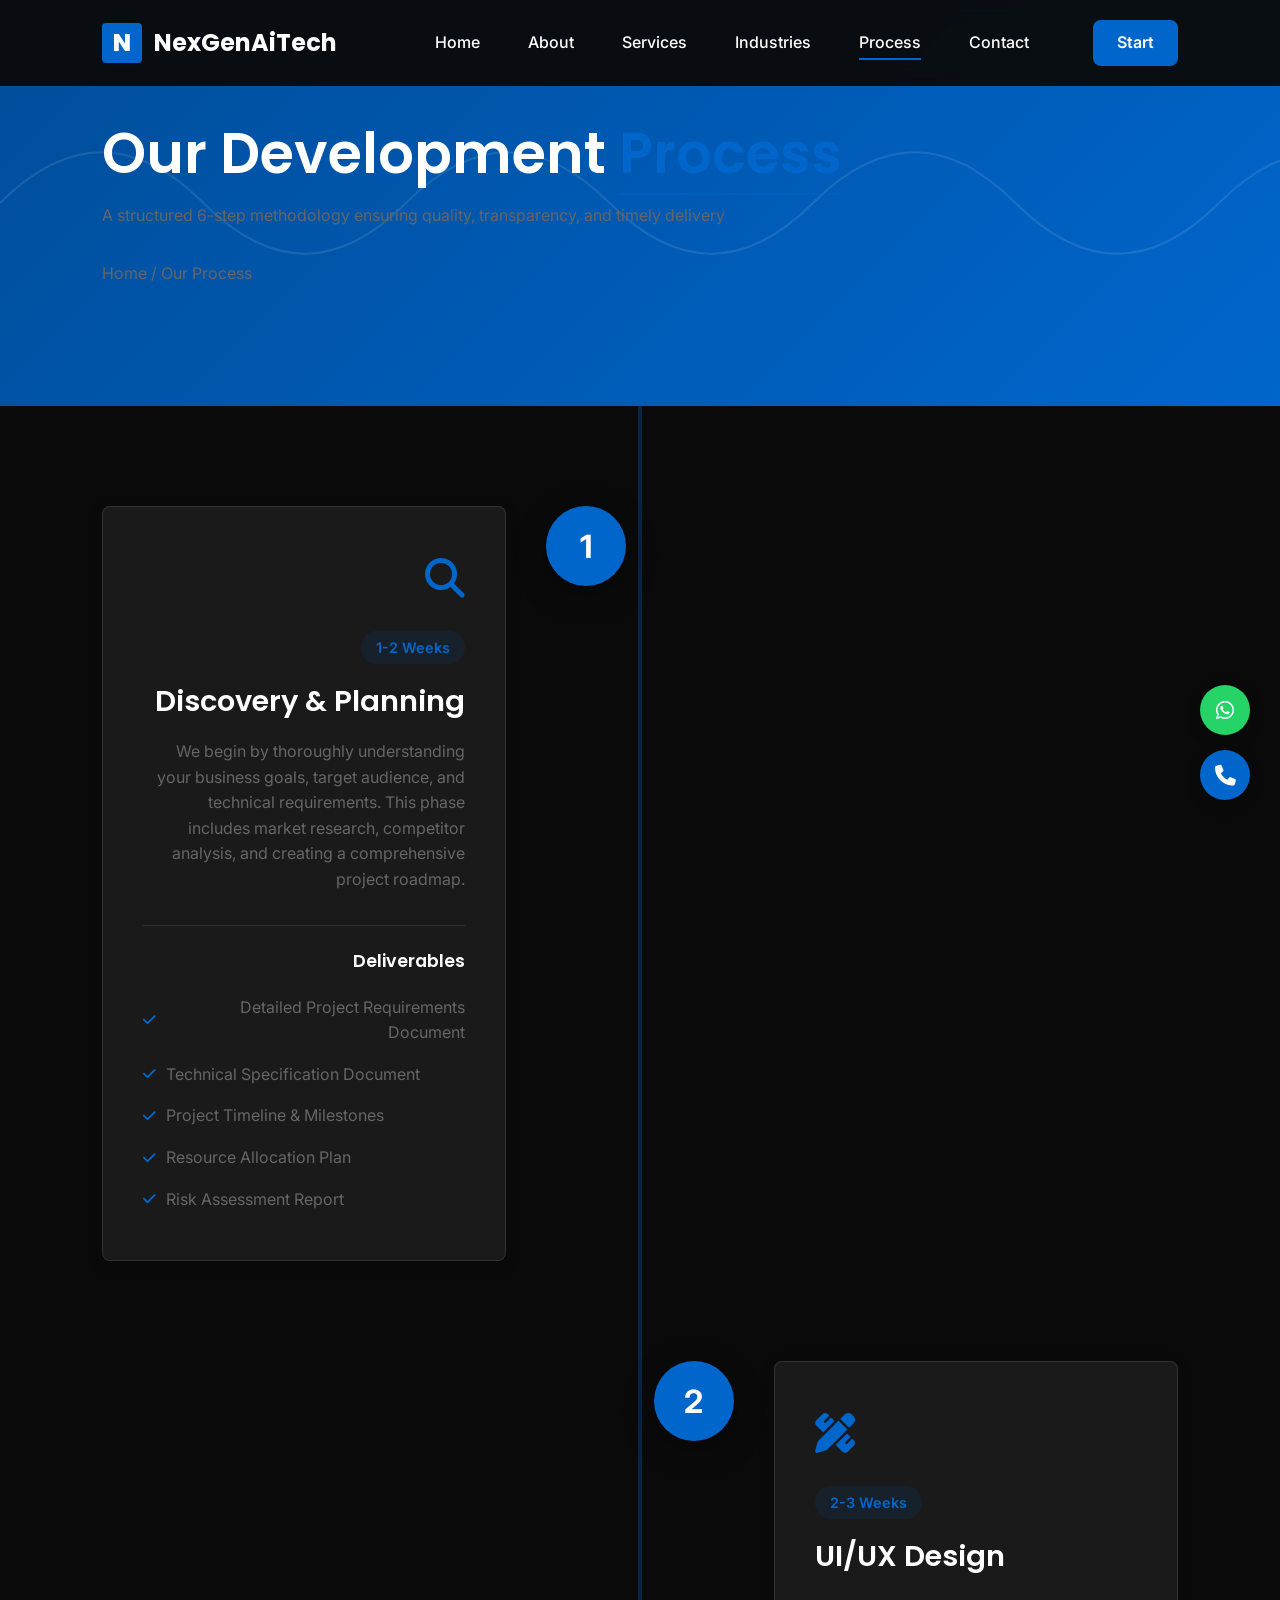
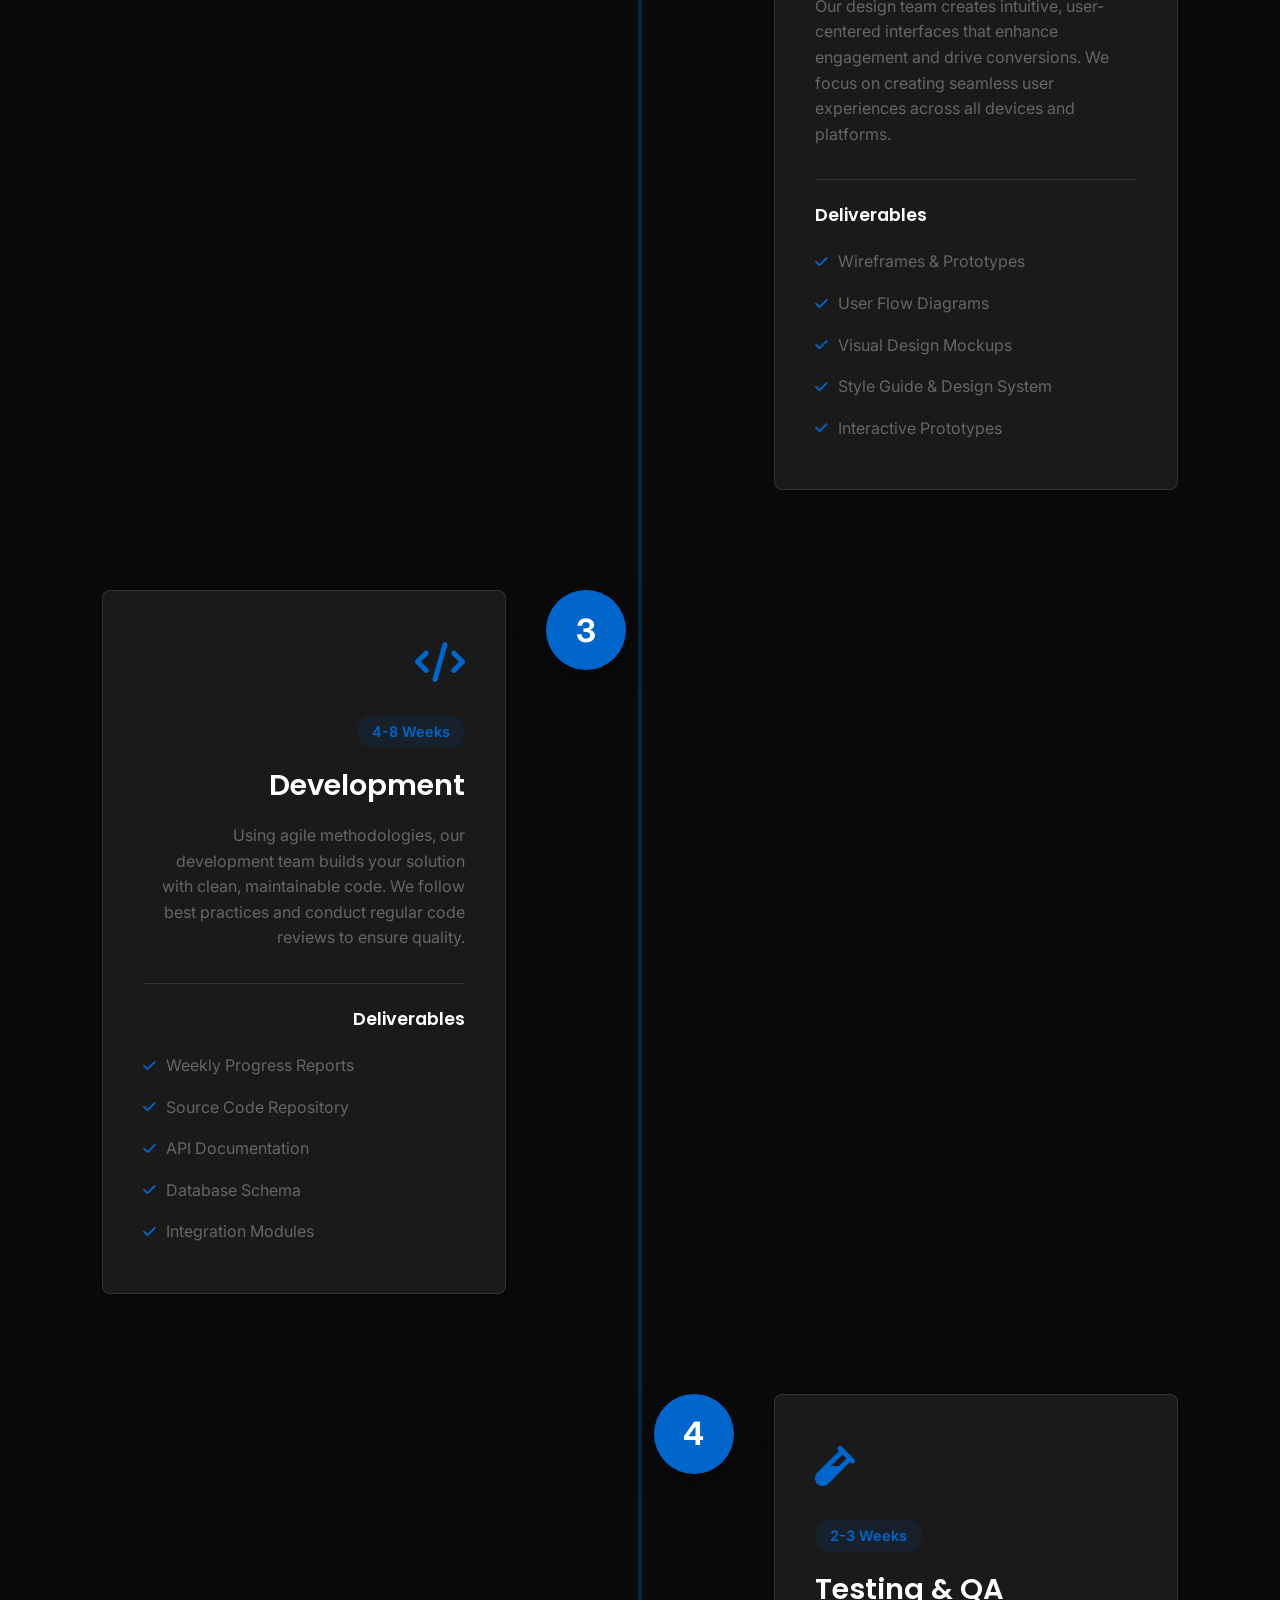
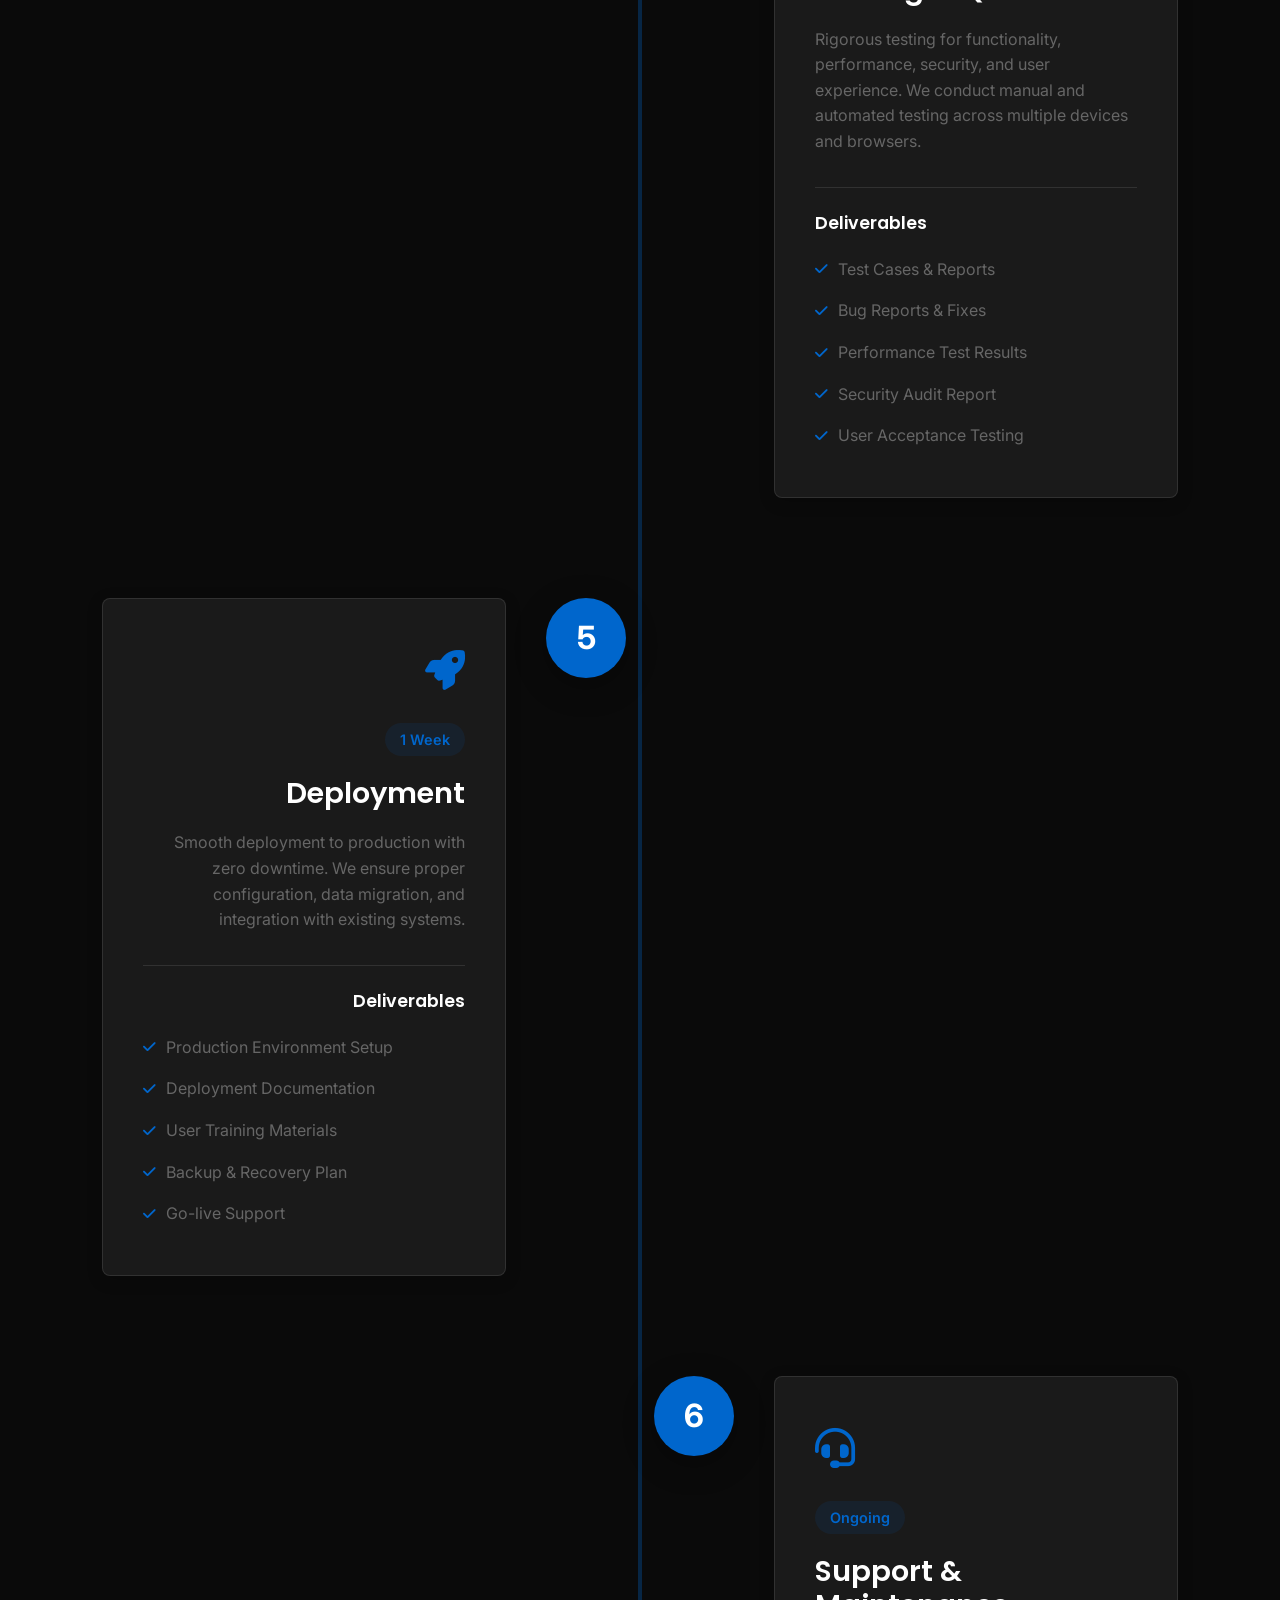
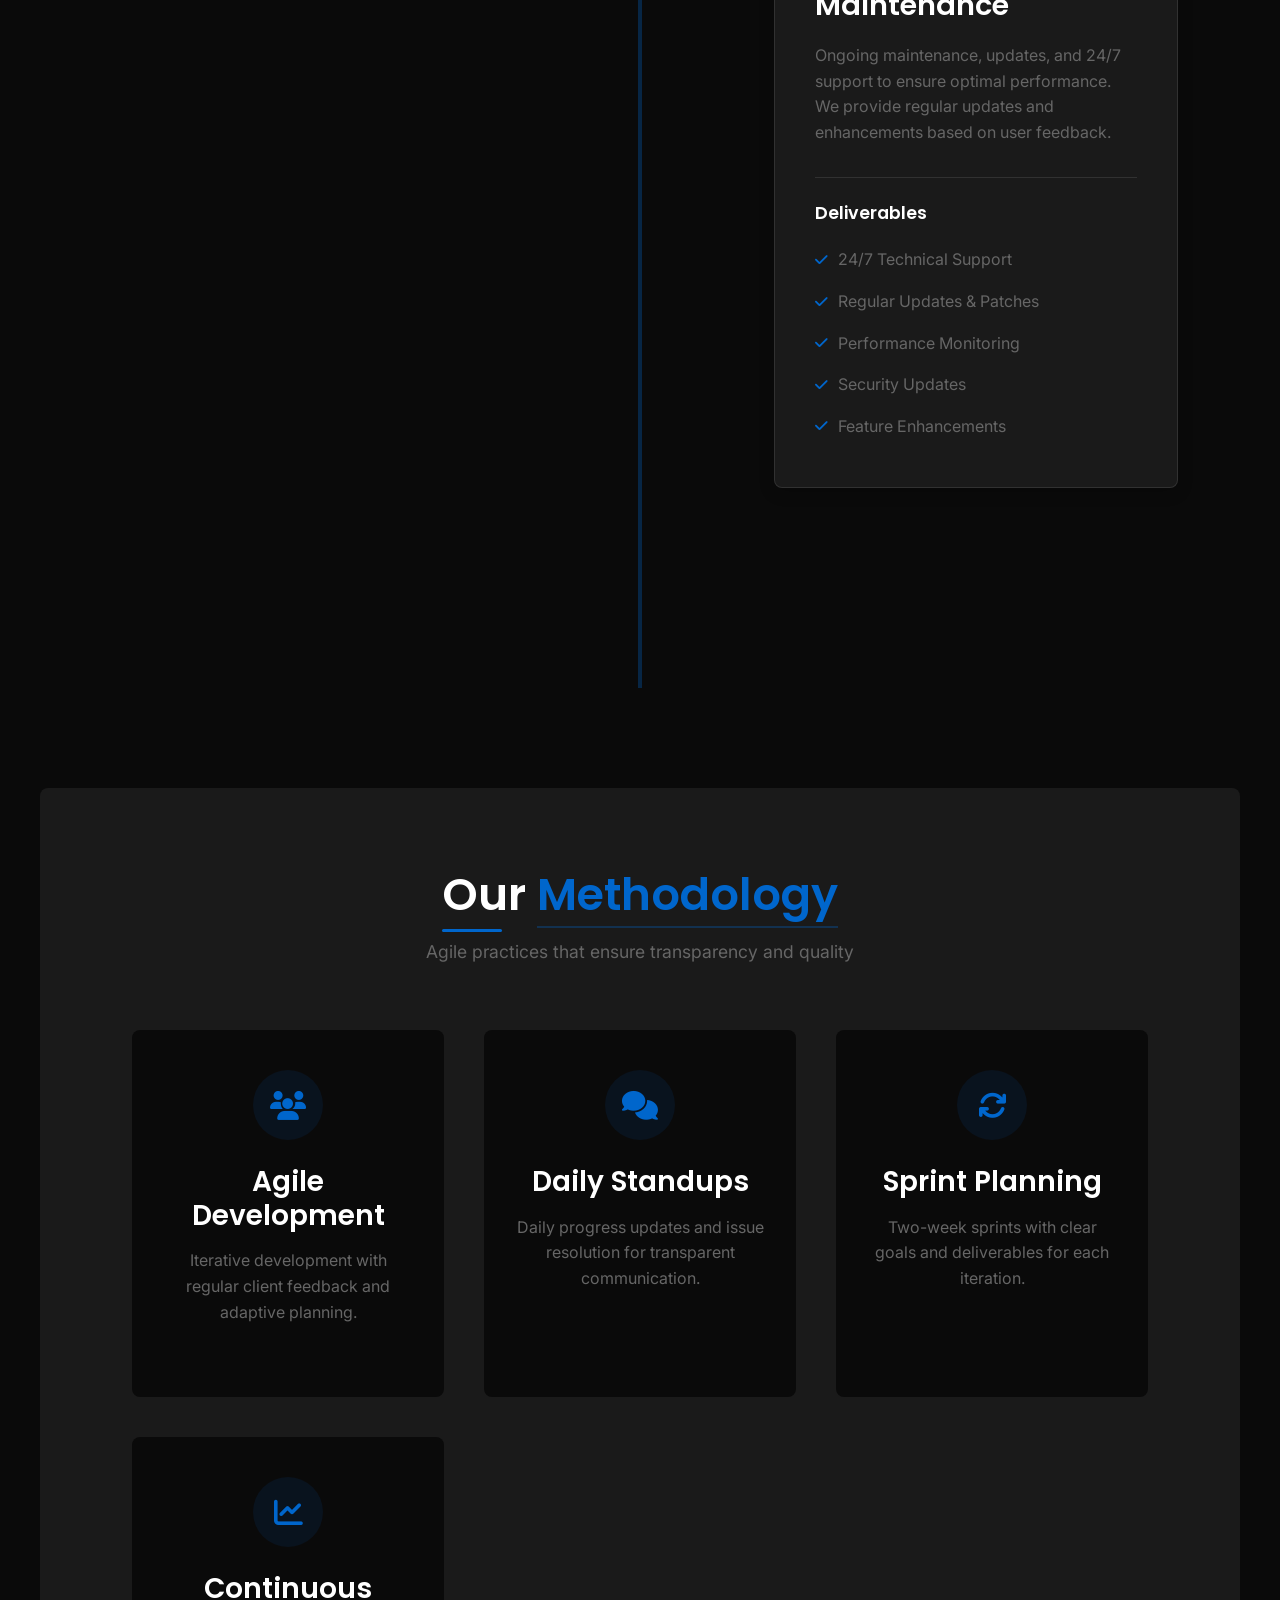
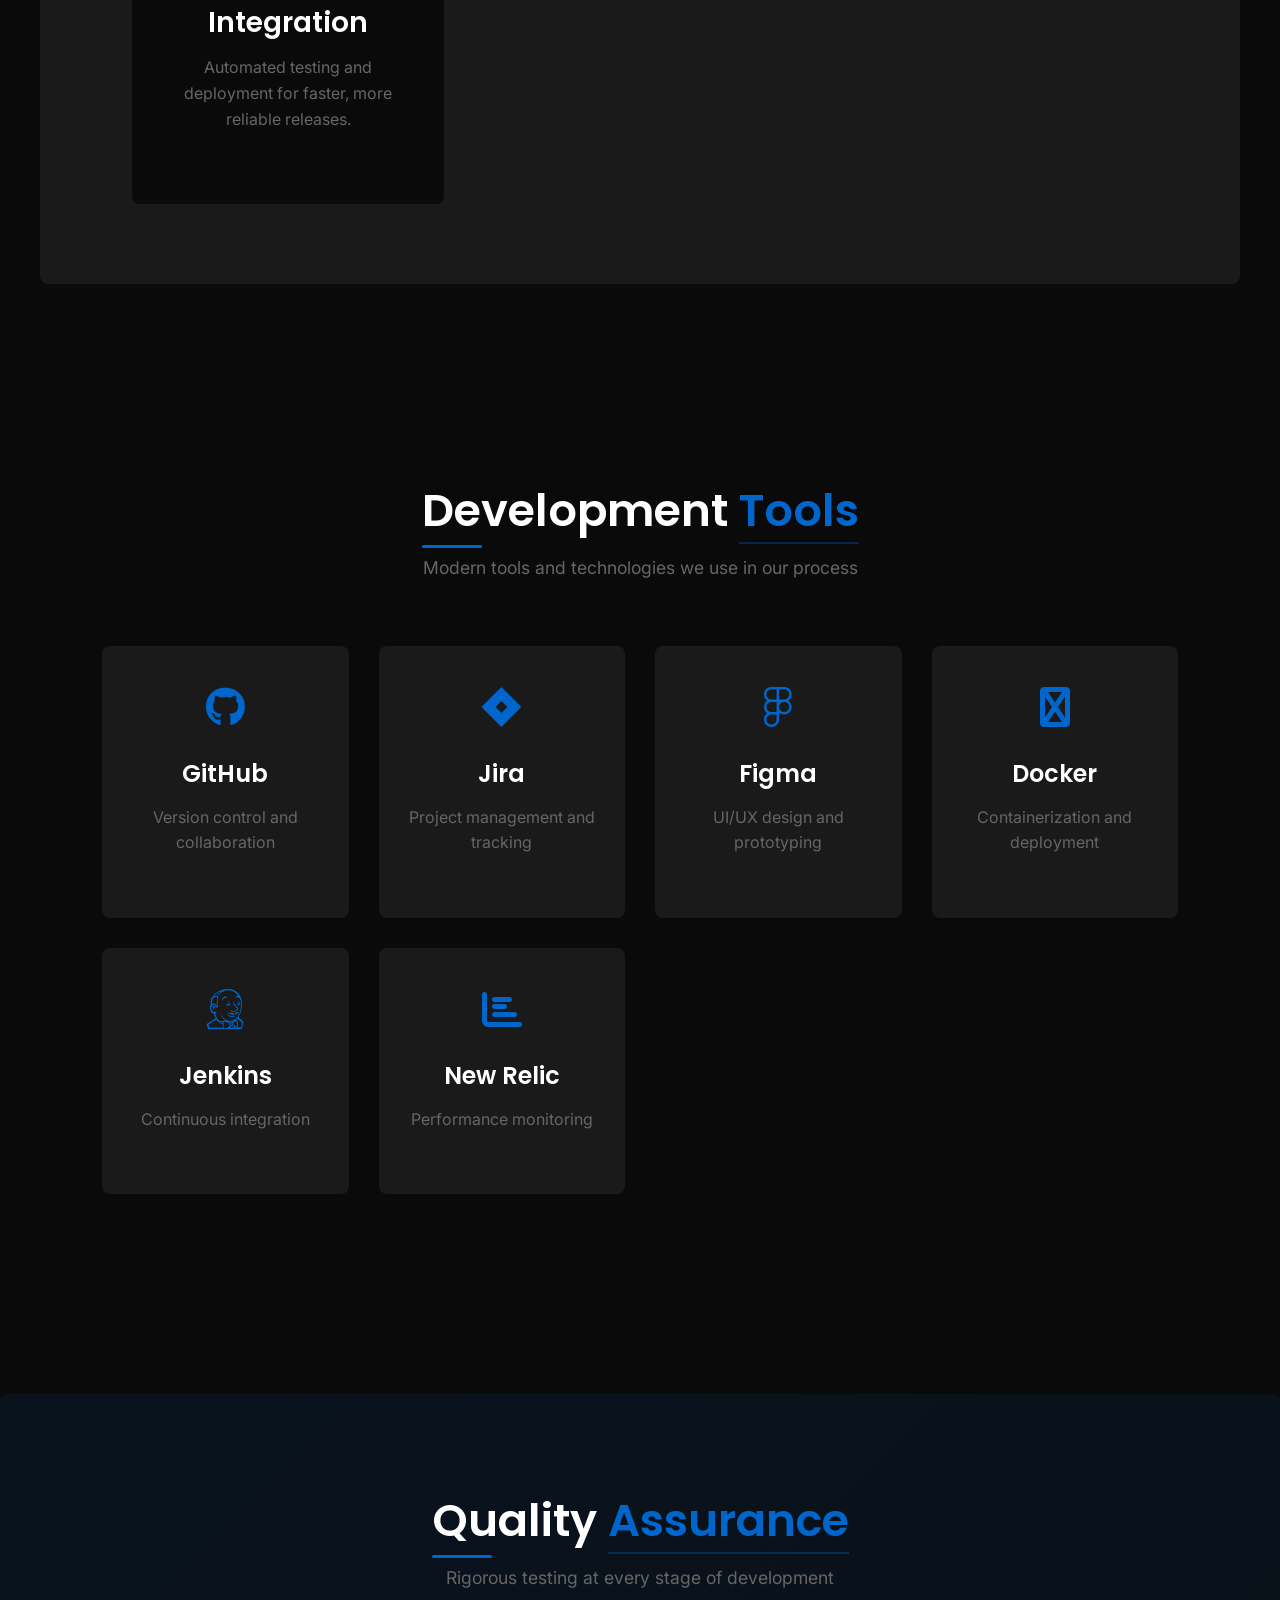
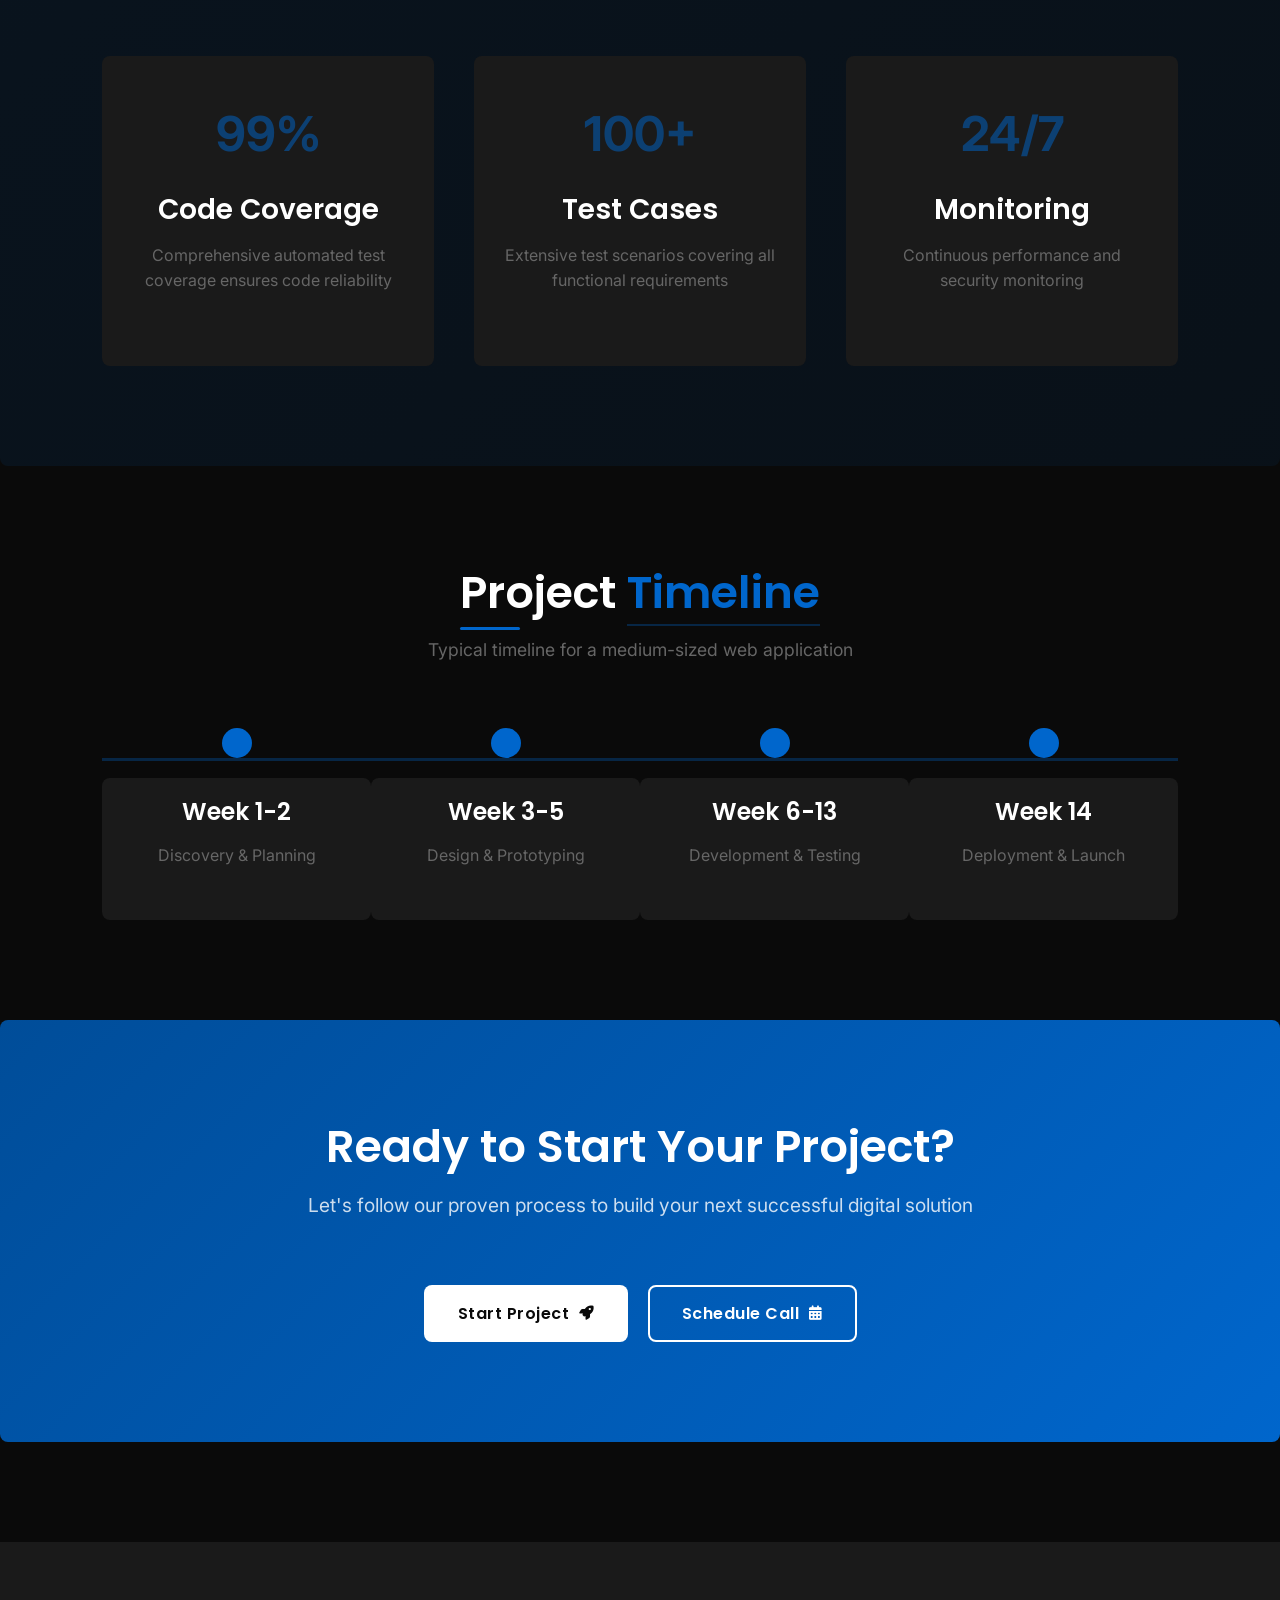
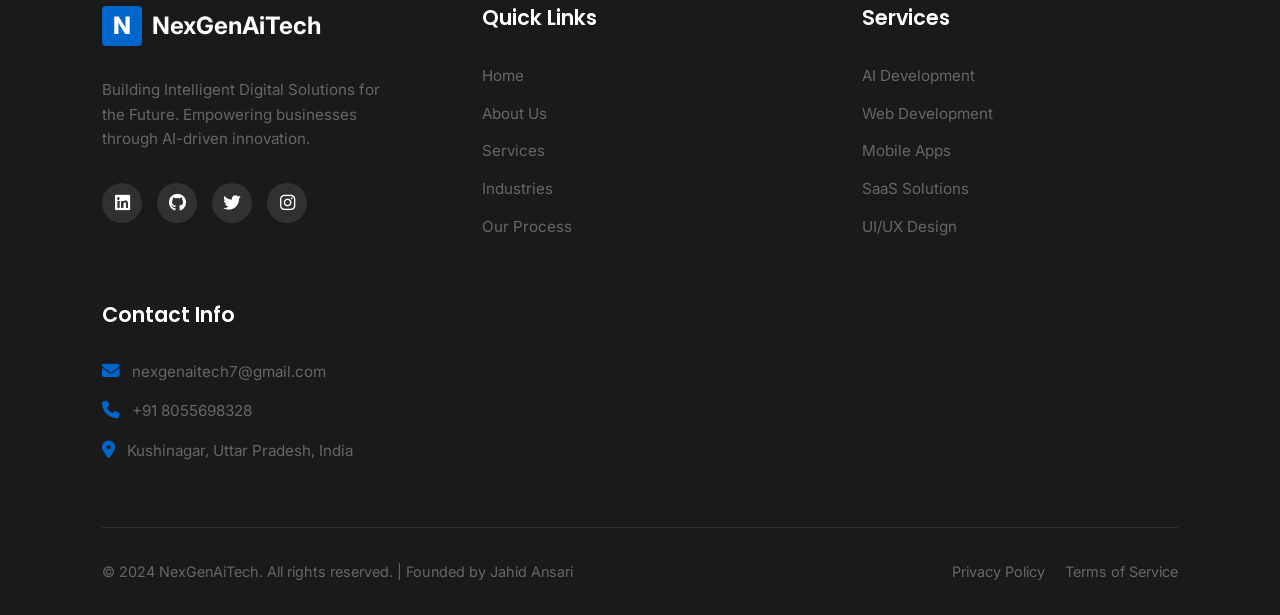
<file: process.html>
<!DOCTYPE html>
<html lang="en">
<head>
    <meta charset="UTF-8">
    <meta name="viewport" content="width=device-width, initial-scale=1.0">
    <title>Our Development Process | Agile Methodology, Quality Assurance</title>
    <meta name="description" content="Learn about NexGenAiTech's 6-step development process: Discovery, Design, Development, Testing, Deployment, and Maintenance.">
    <meta name="keywords" content="Development Process, Agile Methodology, Software Development Lifecycle, Quality Assurance, Project Management">
    <meta name="author" content="Jahid Ansari - NexGenAiTech">
    
    <!-- Canonical URL -->
    <link rel="canonical" href="https://nexgenaitech.com/process.html">
    
    <!-- Open Graph Tags -->
    <meta property="og:title" content="Our Development Process | Agile Methodology, Quality Assurance">
    <meta property="og:description" content="6-step development process ensuring quality and timely delivery">
    <meta property="og:type" content="website">
    <meta property="og:url" content="https://nexgenaitech.com/process.html">
    
    <!-- Twitter Card -->
    <meta name="twitter:card" content="summary_large_image">
    <meta name="twitter:title" content="Our Development Process - NexGenAiTech">
    <meta name="twitter:description" content="6-step development process ensuring quality delivery">
    
    <!-- Structured Data -->
    <script type="application/ld+json">
    {
        "@context": "https://schema.org",
        "@type": "HowTo",
        "name": "NexGenAiTech Development Process",
        "description": "6-step software development process",
        "step": [
            {
                "@type": "HowToStep",
                "name": "Discovery & Planning",
                "text": "In-depth analysis of requirements and project planning"
            },
            {
                "@type": "HowToStep",
                "name": "UI/UX Design",
                "text": "Creating user-centered design and prototypes"
            }
        ]
    }
    </script>
    
    <!-- Favicon -->
    <link rel="icon" type="image/x-icon" href="images/favicon.ico">
    
    <!-- Fonts -->
    <link rel="preconnect" href="https://fonts.googleapis.com">
    <link rel="preconnect" href="https://fonts.gstatic.com" crossorigin>
    <link href="https://fonts.googleapis.com/css2?family=Inter:wght@300;400;500;600;700&family=Poppins:wght@400;500;600;700&display=swap" rel="stylesheet">
    
    <!-- Font Awesome -->
    <link rel="stylesheet" href="https://cdnjs.cloudflare.com/ajax/libs/font-awesome/6.4.0/css/all.min.css">
    
    <!-- CSS Files -->
    <link rel="stylesheet" href="css/main.css">
    <link rel="stylesheet" href="css/animations.css">
    <link rel="stylesheet" href="css/responsive.css">
    
    <!-- Page Specific CSS -->
    <style>
        .process-hero {
            background: linear-gradient(135deg, var(--primary-dark) 0%, var(--primary-color) 100%);
            padding: 120px 0;
            position: relative;
            overflow: hidden;
        }
        
        .process-hero::before {
            content: '';
            position: absolute;
            top: 0;
            left: 0;
            right: 0;
            bottom: 0;
            background: url('data:image/svg+xml,<svg xmlns="http://www.w3.org/2000/svg" viewBox="0 0 100 100"><path d="M0,50 Q25,25 50,50 T100,50" stroke="white" stroke-width="0.5" fill="none" opacity="0.1"/></svg>') repeat;
        }
        
        .process-timeline {
            position: relative;
            max-width: 1200px;
            margin: 0 auto;
            padding: 100px 0;
        }
        
        .process-timeline::before {
            content: '';
            position: absolute;
            top: 0;
            left: 50%;
            transform: translateX(-50%);
            width: 4px;
            height: 100%;
            background: var(--primary-color);
            opacity: 0.3;
        }
        
        .process-step {
            position: relative;
            margin-bottom: 100px;
            width: 45%;
            opacity: 0;
            transform: translateY(30px);
            transition: all 0.8s ease;
        }
        
        .process-step.animated {
            opacity: 1;
            transform: translateY(0);
        }
        
        .process-step:nth-child(odd) {
            left: 0;
            text-align: right;
            padding-right: 80px;
        }
        
        .process-step:nth-child(even) {
            left: 55%;
            text-align: left;
            padding-left: 80px;
        }
        
        .step-number {
            position: absolute;
            width: 80px;
            height: 80px;
            background: var(--primary-color);
            color: var(--white);
            border-radius: 50%;
            display: flex;
            align-items: center;
            justify-content: center;
            font-size: 2rem;
            font-weight: 700;
            box-shadow: var(--shadow-lg);
            z-index: 2;
            transition: all var(--transition-normal);
        }
        
        .process-step:nth-child(odd) .step-number {
            right: -40px;
        }
        
        .process-step:nth-child(even) .step-number {
            left: -40px;
        }
        
        .process-step:hover .step-number {
            transform: scale(1.1) rotate(15deg);
            box-shadow: 0 10px 30px rgba(0,102,204,0.5);
        }
        
        .step-content {
            background: var(--dark-gray);
            border-radius: var(--border-radius);
            padding: 40px;
            box-shadow: var(--shadow-md);
            border: 1px solid rgba(255,255,255,0.1);
            transition: all var(--transition-normal);
        }
        
        .process-step:hover .step-content {
            transform: translateY(-10px);
            box-shadow: var(--shadow-lg);
            border-color: var(--primary-color);
        }
        
        .step-icon {
            font-size: 2.5rem;
            color: var(--primary-color);
            margin-bottom: 20px;
        }
        
        .step-title {
            font-size: 1.8rem;
            margin-bottom: 20px;
            color: var(--white);
        }
        
        .step-duration {
            display: inline-block;
            background: rgba(0,102,204,0.1);
            color: var(--primary-color);
            padding: 5px 15px;
            border-radius: 20px;
            font-size: 0.9rem;
            font-weight: 600;
            margin-bottom: 20px;
        }
        
        .step-deliverables {
            margin-top: 25px;
            padding-top: 25px;
            border-top: 1px solid rgba(255,255,255,0.1);
        }
        
        .deliverables-title {
            font-size: 1.1rem;
            margin-bottom: 15px;
            color: var(--white);
        }
        
        .deliverables-list {
            list-style: none;
        }
        
        .deliverables-list li {
            padding: 8px 0;
            color: var(--light-gray);
            display: flex;
            align-items: center;
            gap: 10px;
        }
        
        .deliverables-list i {
            color: var(--primary-color);
            font-size: 0.9rem;
        }
        
        .methodology-section {
            background: var(--dark-gray);
            border-radius: var(--border-radius);
            padding: 80px 60px;
            margin: 100px auto;
            max-width: 1200px;
        }
        
        .methodology-grid {
            display: grid;
            grid-template-columns: repeat(auto-fit, minmax(250px, 1fr));
            gap: 40px;
            margin-top: 60px;
        }
        
        .methodology-card {
            background: var(--dark-color);
            border-radius: var(--border-radius);
            padding: 40px 30px;
            text-align: center;
            transition: all var(--transition-normal);
        }
        
        .methodology-card:hover {
            transform: translateY(-10px);
            box-shadow: var(--shadow-lg);
        }
        
        .methodology-icon {
            width: 70px;
            height: 70px;
            background: rgba(0,102,204,0.1);
            border-radius: 50%;
            display: flex;
            align-items: center;
            justify-content: center;
            margin: 0 auto 25px;
            color: var(--primary-color);
            font-size: 1.8rem;
            transition: all var(--transition-normal);
        }
        
        .methodology-card:hover .methodology-icon {
            background: var(--primary-color);
            color: var(--white);
            transform: rotate(360deg);
        }
        
        .tools-section {
            padding: 100px 0;
        }
        
        .tools-grid {
            display: grid;
            grid-template-columns: repeat(auto-fit, minmax(200px, 1fr));
            gap: 30px;
            margin-top: 60px;
        }
        
        .tool-card {
            background: var(--dark-gray);
            border-radius: var(--border-radius);
            padding: 30px;
            text-align: center;
            transition: all var(--transition-normal);
        }
        
        .tool-card:hover {
            transform: translateY(-5px);
            background: var(--primary-color);
        }
        
        .tool-card:hover .tool-icon {
            color: var(--white);
        }
        
        .tool-icon {
            font-size: 2.5rem;
            color: var(--primary-color);
            margin-bottom: 20px;
            transition: all var(--transition-normal);
        }
        
        .qa-section {
            background: linear-gradient(135deg, rgba(0,102,204,0.1) 0%, rgba(0,77,153,0.1) 100%);
            padding: 100px 0;
            border-radius: var(--border-radius);
            margin: 100px 0;
        }
        
        .qa-grid {
            display: grid;
            grid-template-columns: repeat(auto-fit, minmax(300px, 1fr));
            gap: 40px;
            margin-top: 60px;
        }
        
        .qa-card {
            background: var(--dark-gray);
            border-radius: var(--border-radius);
            padding: 40px 30px;
            text-align: center;
        }
        
        .qa-number {
            font-size: 3rem;
            font-weight: 700;
            color: var(--primary-color);
            margin-bottom: 20px;
            opacity: 0.5;
        }
        
        .timeline-section {
            margin: 100px 0;
        }
        
        .timeline-visual {
            display: flex;
            justify-content: space-between;
            position: relative;
            margin-top: 60px;
        }
        
        .timeline-visual::before {
            content: '';
            position: absolute;
            top: 30px;
            left: 0;
            right: 0;
            height: 3px;
            background: var(--primary-color);
            opacity: 0.3;
        }
        
        .timeline-milestone {
            position: relative;
            text-align: center;
            flex: 1;
        }
        
        .milestone-dot {
            width: 30px;
            height: 30px;
            background: var(--primary-color);
            border-radius: 50%;
            margin: 0 auto 20px;
            position: relative;
            z-index: 2;
        }
        
        .milestone-content {
            background: var(--dark-gray);
            padding: 20px;
            border-radius: var(--border-radius);
            margin-top: 20px;
        }
        
        .cta-process {
            text-align: center;
            padding: 100px 0;
            background: linear-gradient(135deg, var(--primary-dark), var(--primary-color));
            border-radius: var(--border-radius);
            margin: 100px 0;
        }
        
        @media (max-width: 991px) {
            .process-timeline::before {
                left: 30px;
            }
            
            .process-step {
                width: 100%;
                left: 0;
                padding-left: 80px;
                padding-right: 20px;
                text-align: left;
            }
            
            .process-step:nth-child(odd),
            .process-step:nth-child(even) {
                left: 0;
                padding-right: 20px;
                padding-left: 80px;
                text-align: left;
            }
            
            .process-step:nth-child(odd) .step-number,
            .process-step:nth-child(even) .step-number {
                left: 0;
                right: auto;
            }
            
            .methodology-section {
                padding: 60px 30px;
            }
            
            .timeline-visual {
                flex-direction: column;
                gap: 40px;
            }
            
            .timeline-visual::before {
                display: none;
            }
        }
        
        @media (max-width: 768px) {
            .process-hero {
                padding: 80px 0;
            }
            
            .step-content {
                padding: 30px 20px;
            }
            
            .methodology-section {
                padding: 40px 20px;
            }
            
            .tools-grid {
                grid-template-columns: repeat(2, 1fr);
            }
            
            .qa-grid {
                grid-template-columns: 1fr;
            }
        }
        
        @media (max-width: 576px) {
            .tools-grid {
                grid-template-columns: 1fr;
            }
            
            .process-step {
                padding-left: 60px;
            }
            
            .step-number {
                width: 60px;
                height: 60px;
                font-size: 1.5rem;
            }
        }
    </style>
</head>
<body>
    <!-- Preloader -->
    <div class="preloader" id="preloader">
        <div class="preloader-content">
            <div class="logo-pulse">
                <span>N</span>
            </div>
            <h3 class="preloader-text">NexGenAiTech</h3>
        </div>
    </div>

    <!-- Header -->
    <header class="header">
        <nav class="navbar">
            <div class="container">
                <a href="index.html" class="logo">
                    <span class="logo-icon">N</span>
                    <span class="logo-text">NexGenAiTech</span>
                </a>
                
                <div class="nav-menu" id="navMenu">
                    <ul class="nav-list">
                        <li class="nav-item"><a href="index.html" class="nav-link">Home</a></li>
                        <li class="nav-item"><a href="about.html" class="nav-link">About</a></li>
                        <li class="nav-item"><a href="services.html" class="nav-link">Services</a></li>
                        <li class="nav-item"><a href="industries.html" class="nav-link">Industries</a></li>
                        <li class="nav-item active"><a href="process.html" class="nav-link">Process</a></li>
                        <li class="nav-item"><a href="contact.html" class="nav-link">Contact</a></li>
                    </ul>
                    <a href="contact.html" class="nav-cta">Start</a>
                </div>
                
                <div class="mobile-toggle" id="mobileToggle">
                    <span></span>
                    <span></span>
                    <span></span>
                </div>
            </div>
        </nav>
    </header>

    <!-- Process Hero -->
    <section class="process-hero">
        <div class="container">
            <div class="page-hero-content animate-on-scroll">
                <h1 class="page-title">Our Development <span class="highlight">Process</span></h1>
                <p class="page-subtitle">A structured 6-step methodology ensuring quality, transparency, and timely delivery</p>
                <div class="breadcrumb">
                    <a href="index.html">Home</a>
                    <span class="separator">/</span>
                    <span class="current">Our Process</span>
                </div>
            </div>
        </div>
    </section>

    <!-- Process Timeline -->
    <section class="process-timeline">
        <div class="container">
            <div class="process-step animate-on-scroll" id="step1">
                <div class="step-number">1</div>
                <div class="step-content">
                    <div class="step-icon">
                        <i class="fas fa-search"></i>
                    </div>
                    <span class="step-duration">1-2 Weeks</span>
                    <h2 class="step-title">Discovery & Planning</h2>
                    <p class="step-description">We begin by thoroughly understanding your business goals, target audience, and technical requirements. This phase includes market research, competitor analysis, and creating a comprehensive project roadmap.</p>
                    
                    <div class="step-deliverables">
                        <h3 class="deliverables-title">Deliverables</h3>
                        <ul class="deliverables-list">
                            <li><i class="fas fa-check"></i> Detailed Project Requirements Document</li>
                            <li><i class="fas fa-check"></i> Technical Specification Document</li>
                            <li><i class="fas fa-check"></i> Project Timeline & Milestones</li>
                            <li><i class="fas fa-check"></i> Resource Allocation Plan</li>
                            <li><i class="fas fa-check"></i> Risk Assessment Report</li>
                        </ul>
                    </div>
                </div>
            </div>
            
            <div class="process-step animate-on-scroll" id="step2" data-delay="0.1">
                <div class="step-number">2</div>
                <div class="step-content">
                    <div class="step-icon">
                        <i class="fas fa-pencil-ruler"></i>
                    </div>
                    <span class="step-duration">2-3 Weeks</span>
                    <h2 class="step-title">UI/UX Design</h2>
                    <p class="step-description">Our design team creates intuitive, user-centered interfaces that enhance engagement and drive conversions. We focus on creating seamless user experiences across all devices and platforms.</p>
                    
                    <div class="step-deliverables">
                        <h3 class="deliverables-title">Deliverables</h3>
                        <ul class="deliverables-list">
                            <li><i class="fas fa-check"></i> Wireframes & Prototypes</li>
                            <li><i class="fas fa-check"></i> User Flow Diagrams</li>
                            <li><i class="fas fa-check"></i> Visual Design Mockups</li>
                            <li><i class="fas fa-check"></i> Style Guide & Design System</li>
                            <li><i class="fas fa-check"></i> Interactive Prototypes</li>
                        </ul>
                    </div>
                </div>
            </div>
            
            <div class="process-step animate-on-scroll" id="step3" data-delay="0.2">
                <div class="step-number">3</div>
                <div class="step-content">
                    <div class="step-icon">
                        <i class="fas fa-code"></i>
                    </div>
                    <span class="step-duration">4-8 Weeks</span>
                    <h2 class="step-title">Development</h2>
                    <p class="step-description">Using agile methodologies, our development team builds your solution with clean, maintainable code. We follow best practices and conduct regular code reviews to ensure quality.</p>
                    
                    <div class="step-deliverables">
                        <h3 class="deliverables-title">Deliverables</h3>
                        <ul class="deliverables-list">
                            <li><i class="fas fa-check"></i> Weekly Progress Reports</li>
                            <li><i class="fas fa-check"></i> Source Code Repository</li>
                            <li><i class="fas fa-check"></i> API Documentation</li>
                            <li><i class="fas fa-check"></i> Database Schema</li>
                            <li><i class="fas fa-check"></i> Integration Modules</li>
                        </ul>
                    </div>
                </div>
            </div>
            
            <div class="process-step animate-on-scroll" id="step4" data-delay="0.3">
                <div class="step-number">4</div>
                <div class="step-content">
                    <div class="step-icon">
                        <i class="fas fa-vial"></i>
                    </div>
                    <span class="step-duration">2-3 Weeks</span>
                    <h2 class="step-title">Testing & QA</h2>
                    <p class="step-description">Rigorous testing for functionality, performance, security, and user experience. We conduct manual and automated testing across multiple devices and browsers.</p>
                    
                    <div class="step-deliverables">
                        <h3 class="deliverables-title">Deliverables</h3>
                        <ul class="deliverables-list">
                            <li><i class="fas fa-check"></i> Test Cases & Reports</li>
                            <li><i class="fas fa-check"></i> Bug Reports & Fixes</li>
                            <li><i class="fas fa-check"></i> Performance Test Results</li>
                            <li><i class="fas fa-check"></i> Security Audit Report</li>
                            <li><i class="fas fa-check"></i> User Acceptance Testing</li>
                        </ul>
                    </div>
                </div>
            </div>
            
            <div class="process-step animate-on-scroll" id="step5" data-delay="0.4">
                <div class="step-number">5</div>
                <div class="step-content">
                    <div class="step-icon">
                        <i class="fas fa-rocket"></i>
                    </div>
                    <span class="step-duration">1 Week</span>
                    <h2 class="step-title">Deployment</h2>
                    <p class="step-description">Smooth deployment to production with zero downtime. We ensure proper configuration, data migration, and integration with existing systems.</p>
                    
                    <div class="step-deliverables">
                        <h3 class="deliverables-title">Deliverables</h3>
                        <ul class="deliverables-list">
                            <li><i class="fas fa-check"></i> Production Environment Setup</li>
                            <li><i class="fas fa-check"></i> Deployment Documentation</li>
                            <li><i class="fas fa-check"></i> User Training Materials</li>
                            <li><i class="fas fa-check"></i> Backup & Recovery Plan</li>
                            <li><i class="fas fa-check"></i> Go-live Support</li>
                        </ul>
                    </div>
                </div>
            </div>
            
            <div class="process-step animate-on-scroll" id="step6" data-delay="0.5">
                <div class="step-number">6</div>
                <div class="step-content">
                    <div class="step-icon">
                        <i class="fas fa-headset"></i>
                    </div>
                    <span class="step-duration">Ongoing</span>
                    <h2 class="step-title">Support & Maintenance</h2>
                    <p class="step-description">Ongoing maintenance, updates, and 24/7 support to ensure optimal performance. We provide regular updates and enhancements based on user feedback.</p>
                    
                    <div class="step-deliverables">
                        <h3 class="deliverables-title">Deliverables</h3>
                        <ul class="deliverables-list">
                            <li><i class="fas fa-check"></i> 24/7 Technical Support</li>
                            <li><i class="fas fa-check"></i> Regular Updates & Patches</li>
                            <li><i class="fas fa-check"></i> Performance Monitoring</li>
                            <li><i class="fas fa-check"></i> Security Updates</li>
                            <li><i class="fas fa-check"></i> Feature Enhancements</li>
                        </ul>
                    </div>
                </div>
            </div>
        </div>
    </section>

    <!-- Methodology -->
    <section class="methodology-section">
        <div class="container">
            <div class="section-header text-center animate-on-scroll">
                <h2 class="section-title">Our <span class="highlight">Methodology</span></h2>
                <p class="section-subtitle">Agile practices that ensure transparency and quality</p>
            </div>
            
            <div class="methodology-grid">
                <div class="methodology-card animate-on-scroll">
                    <div class="methodology-icon">
                        <i class="fas fa-users"></i>
                    </div>
                    <h3 class="methodology-title">Agile Development</h3>
                    <p class="methodology-description">Iterative development with regular client feedback and adaptive planning.</p>
                </div>
                
                <div class="methodology-card animate-on-scroll" data-delay="0.1">
                    <div class="methodology-icon">
                        <i class="fas fa-comments"></i>
                    </div>
                    <h3 class="methodology-title">Daily Standups</h3>
                    <p class="methodology-description">Daily progress updates and issue resolution for transparent communication.</p>
                </div>
                
                <div class="methodology-card animate-on-scroll" data-delay="0.2">
                    <div class="methodology-icon">
                        <i class="fas fa-sync"></i>
                    </div>
                    <h3 class="methodology-title">Sprint Planning</h3>
                    <p class="methodology-description">Two-week sprints with clear goals and deliverables for each iteration.</p>
                </div>
                
                <div class="methodology-card animate-on-scroll" data-delay="0.3">
                    <div class="methodology-icon">
                        <i class="fas fa-chart-line"></i>
                    </div>
                    <h3 class="methodology-title">Continuous Integration</h3>
                    <p class="methodology-description">Automated testing and deployment for faster, more reliable releases.</p>
                </div>
            </div>
        </div>
    </section>

    <!-- Tools & Technologies -->
    <section class="tools-section">
        <div class="container">
            <div class="section-header text-center animate-on-scroll">
                <h2 class="section-title">Development <span class="highlight">Tools</span></h2>
                <p class="section-subtitle">Modern tools and technologies we use in our process</p>
            </div>
            
            <div class="tools-grid">
                <div class="tool-card animate-on-scroll">
                    <div class="tool-icon">
                        <i class="fab fa-github"></i>
                    </div>
                    <h4>GitHub</h4>
                    <p>Version control and collaboration</p>
                </div>
                
                <div class="tool-card animate-on-scroll" data-delay="0.1">
                    <div class="tool-icon">
                        <i class="fab fa-jira"></i>
                    </div>
                    <h4>Jira</h4>
                    <p>Project management and tracking</p>
                </div>
                
                <div class="tool-card animate-on-scroll" data-delay="0.2">
                    <div class="tool-icon">
                        <i class="fab fa-figma"></i>
                    </div>
                    <h4>Figma</h4>
                    <p>UI/UX design and prototyping</p>
                </div>
                
                <div class="tool-card animate-on-scroll" data-delay="0.3">
                    <div class="tool-icon">
                        <i class="fas fa-docker"></i>
                    </div>
                    <h4>Docker</h4>
                    <p>Containerization and deployment</p>
                </div>
                
                <div class="tool-card animate-on-scroll" data-delay="0.4">
                    <div class="tool-icon">
                        <i class="fab fa-jenkins"></i>
                    </div>
                    <h4>Jenkins</h4>
                    <p>Continuous integration</p>
                </div>
                
                <div class="tool-card animate-on-scroll" data-delay="0.5">
                    <div class="tool-icon">
                        <i class="fas fa-chart-bar"></i>
                    </div>
                    <h4>New Relic</h4>
                    <p>Performance monitoring</p>
                </div>
            </div>
        </div>
    </section>

    <!-- Quality Assurance -->
    <section class="qa-section">
        <div class="container">
            <div class="section-header text-center animate-on-scroll">
                <h2 class="section-title">Quality <span class="highlight">Assurance</span></h2>
                <p class="section-subtitle">Rigorous testing at every stage of development</p>
            </div>
            
            <div class="qa-grid">
                <div class="qa-card animate-on-scroll">
                    <div class="qa-number">99%</div>
                    <h3>Code Coverage</h3>
                    <p>Comprehensive automated test coverage ensures code reliability</p>
                </div>
                
                <div class="qa-card animate-on-scroll" data-delay="0.1">
                    <div class="qa-number">100+</div>
                    <h3>Test Cases</h3>
                    <p>Extensive test scenarios covering all functional requirements</p>
                </div>
                
                <div class="qa-card animate-on-scroll" data-delay="0.2">
                    <div class="qa-number">24/7</div>
                    <h3>Monitoring</h3>
                    <p>Continuous performance and security monitoring</p>
                </div>
            </div>
        </div>
    </section>

    <!-- Timeline -->
    <section class="timeline-section">
        <div class="container">
            <div class="section-header text-center animate-on-scroll">
                <h2 class="section-title">Project <span class="highlight">Timeline</span></h2>
                <p class="section-subtitle">Typical timeline for a medium-sized web application</p>
            </div>
            
            <div class="timeline-visual">
                <div class="timeline-milestone animate-on-scroll">
                    <div class="milestone-dot"></div>
                    <div class="milestone-content">
                        <h4>Week 1-2</h4>
                        <p>Discovery & Planning</p>
                    </div>
                </div>
                
                <div class="timeline-milestone animate-on-scroll" data-delay="0.1">
                    <div class="milestone-dot"></div>
                    <div class="milestone-content">
                        <h4>Week 3-5</h4>
                        <p>Design & Prototyping</p>
                    </div>
                </div>
                
                <div class="timeline-milestone animate-on-scroll" data-delay="0.2">
                    <div class="milestone-dot"></div>
                    <div class="milestone-content">
                        <h4>Week 6-13</h4>
                        <p>Development & Testing</p>
                    </div>
                </div>
                
                <div class="timeline-milestone animate-on-scroll" data-delay="0.3">
                    <div class="milestone-dot"></div>
                    <div class="milestone-content">
                        <h4>Week 14</h4>
                        <p>Deployment & Launch</p>
                    </div>
                </div>
            </div>
        </div>
    </section>

    <!-- CTA -->
    <section class="cta-process">
        <div class="container">
            <div class="cta-content text-center animate-on-scroll">
                <h2 class="cta-title">Ready to Start Your Project?</h2>
                <p class="cta-subtitle">Let's follow our proven process to build your next successful digital solution</p>
                <div class="cta-buttons">
                    <a href="contact.html" class="btn btn-light">
                        <span>Start Project</span>
                        <i class="fas fa-rocket"></i>
                    </a>
                    <a href="contact.html" class="btn btn-outline-light">
                        <span>Schedule Call</span>
                        <i class="fas fa-calendar-alt"></i>
                    </a>
                </div>
            </div>
        </div>
    </section>

    <!-- Footer -->
    <footer class="footer">
        <div class="container">
            <div class="footer-grid">
                <div class="footer-col">
                    <a href="index.html" class="footer-logo">
                        <span class="logo-icon">N</span>
                        <span class="logo-text">NexGenAiTech</span>
                    </a>
                    <p class="footer-about">Building Intelligent Digital Solutions for the Future. Empowering businesses through AI-driven innovation.</p>
                    <div class="social-links">
                        <a href="#" aria-label="LinkedIn"><i class="fab fa-linkedin"></i></a>
                        <a href="#" aria-label="GitHub"><i class="fab fa-github"></i></a>
                        <a href="#" aria-label="Twitter"><i class="fab fa-twitter"></i></a>
                        <a href="#" aria-label="Instagram"><i class="fab fa-instagram"></i></a>
                    </div>
                </div>
                
                <div class="footer-col">
                    <h3 class="footer-title">Quick Links</h3>
                    <ul class="footer-links">
                        <li><a href="index.html">Home</a></li>
                        <li><a href="about.html">About Us</a></li>
                        <li><a href="services.html">Services</a></li>
                        <li><a href="industries.html">Industries</a></li>
                        <li><a href="process.html">Our Process</a></li>
                    </ul>
                </div>
                
                <div class="footer-col">
                    <h3 class="footer-title">Services</h3>
                    <ul class="footer-links">
                        <li><a href="services.html#ai">AI Development</a></li>
                        <li><a href="services.html#web">Web Development</a></li>
                        <li><a href="services.html#mobile">Mobile Apps</a></li>
                        <li><a href="services.html#saas">SaaS Solutions</a></li>
                        <li><a href="services.html#ui">UI/UX Design</a></li>
                    </ul>
                </div>
                
                <div class="footer-col">
                    <h3 class="footer-title">Contact Info</h3>
                    <div class="contact-info">
                        <div class="contact-item">
                            <i class="fas fa-envelope"></i>
                            <span>nexgenaitech7@gmail.com</span>
                        </div>
                        <div class="contact-item">
                            <i class="fas fa-phone"></i>
                            <span>+91 8055698328</span>
                        </div>
                        <div class="contact-item">
                            <i class="fas fa-map-marker-alt"></i>
                            <span>Kushinagar, Uttar Pradesh, India</span>
                        </div>
                    </div>
                </div>
            </div>
            
            <div class="footer-bottom">
                <p>&copy; 2024 NexGenAiTech. All rights reserved. | Founded by Jahid Ansari</p>
                <div class="footer-bottom-links">
                    <a href="privacy.html">Privacy Policy</a>
                    <a href="terms.html">Terms of Service</a>
                </div>
            </div>
        </div>
    </footer>

    <!-- Back to Top -->
    <button class="back-to-top" id="backToTop" aria-label="Back to top">
        <i class="fas fa-arrow-up"></i>
    </button>

    <!-- Quick Contact -->
    <div class="quick-contact">
        <a href="https://wa.me/918055698328" class="whatsapp-btn" target="_blank" aria-label="Chat on WhatsApp">
            <i class="fab fa-whatsapp"></i>
        </a>
        <a href="tel:+918055698328" class="call-btn" aria-label="Call us">
            <i class="fas fa-phone"></i>
        </a>
    </div>

    <!-- JavaScript -->
    <script src="js/main.js"></script>
    <script src="js/animations.js"></script>
    <script>
        // Process step animation
        document.addEventListener('DOMContentLoaded', function() {
            const processSteps = document.querySelectorAll('.process-step');
            
            const observer = new IntersectionObserver((entries) => {
                entries.forEach(entry => {
                    if (entry.isIntersecting) {
                        const delay = entry.target.getAttribute('data-delay') || '0';
                        setTimeout(() => {
                            entry.target.classList.add('animated');
                        }, parseFloat(delay) * 1000);
                        observer.unobserve(entry.target);
                    }
                });
            }, { threshold: 0.2 });
            
            processSteps.forEach(step => observer.observe(step));
        });
    </script>
</body>
</html>
</file>
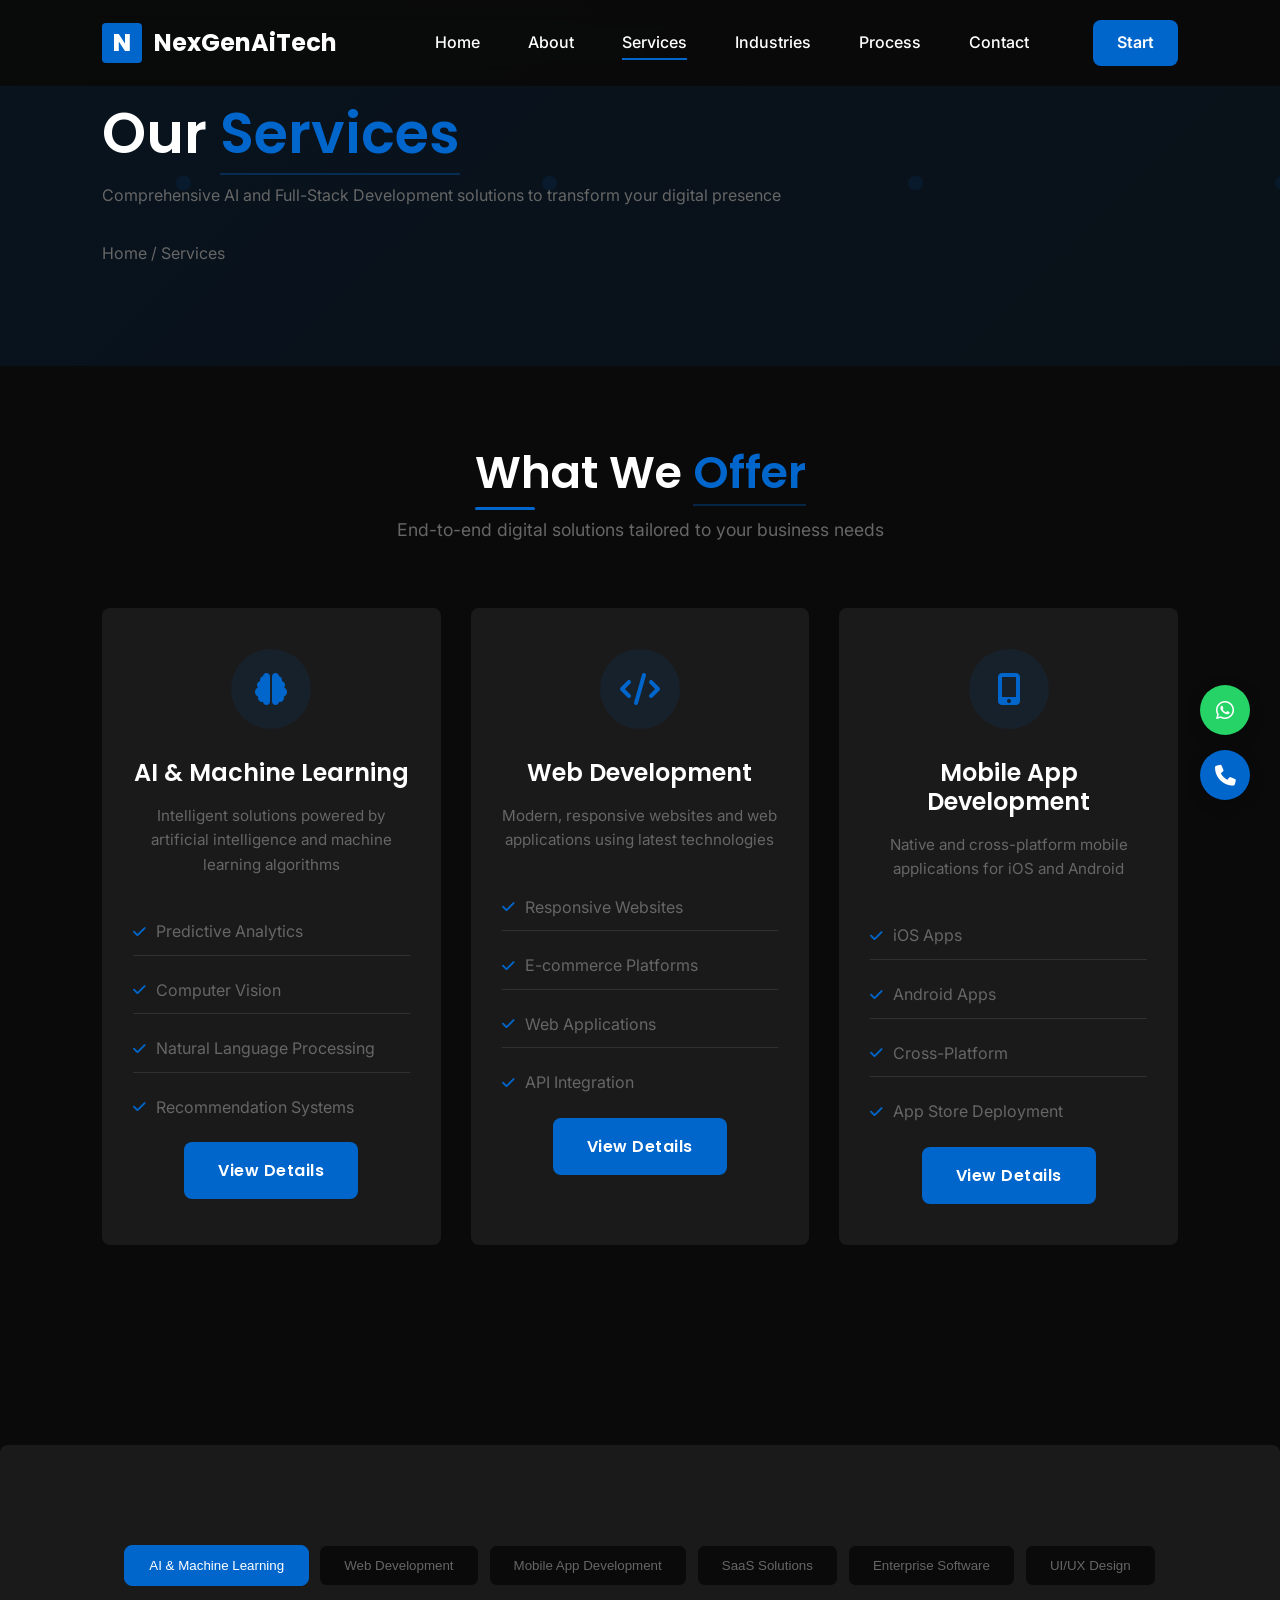
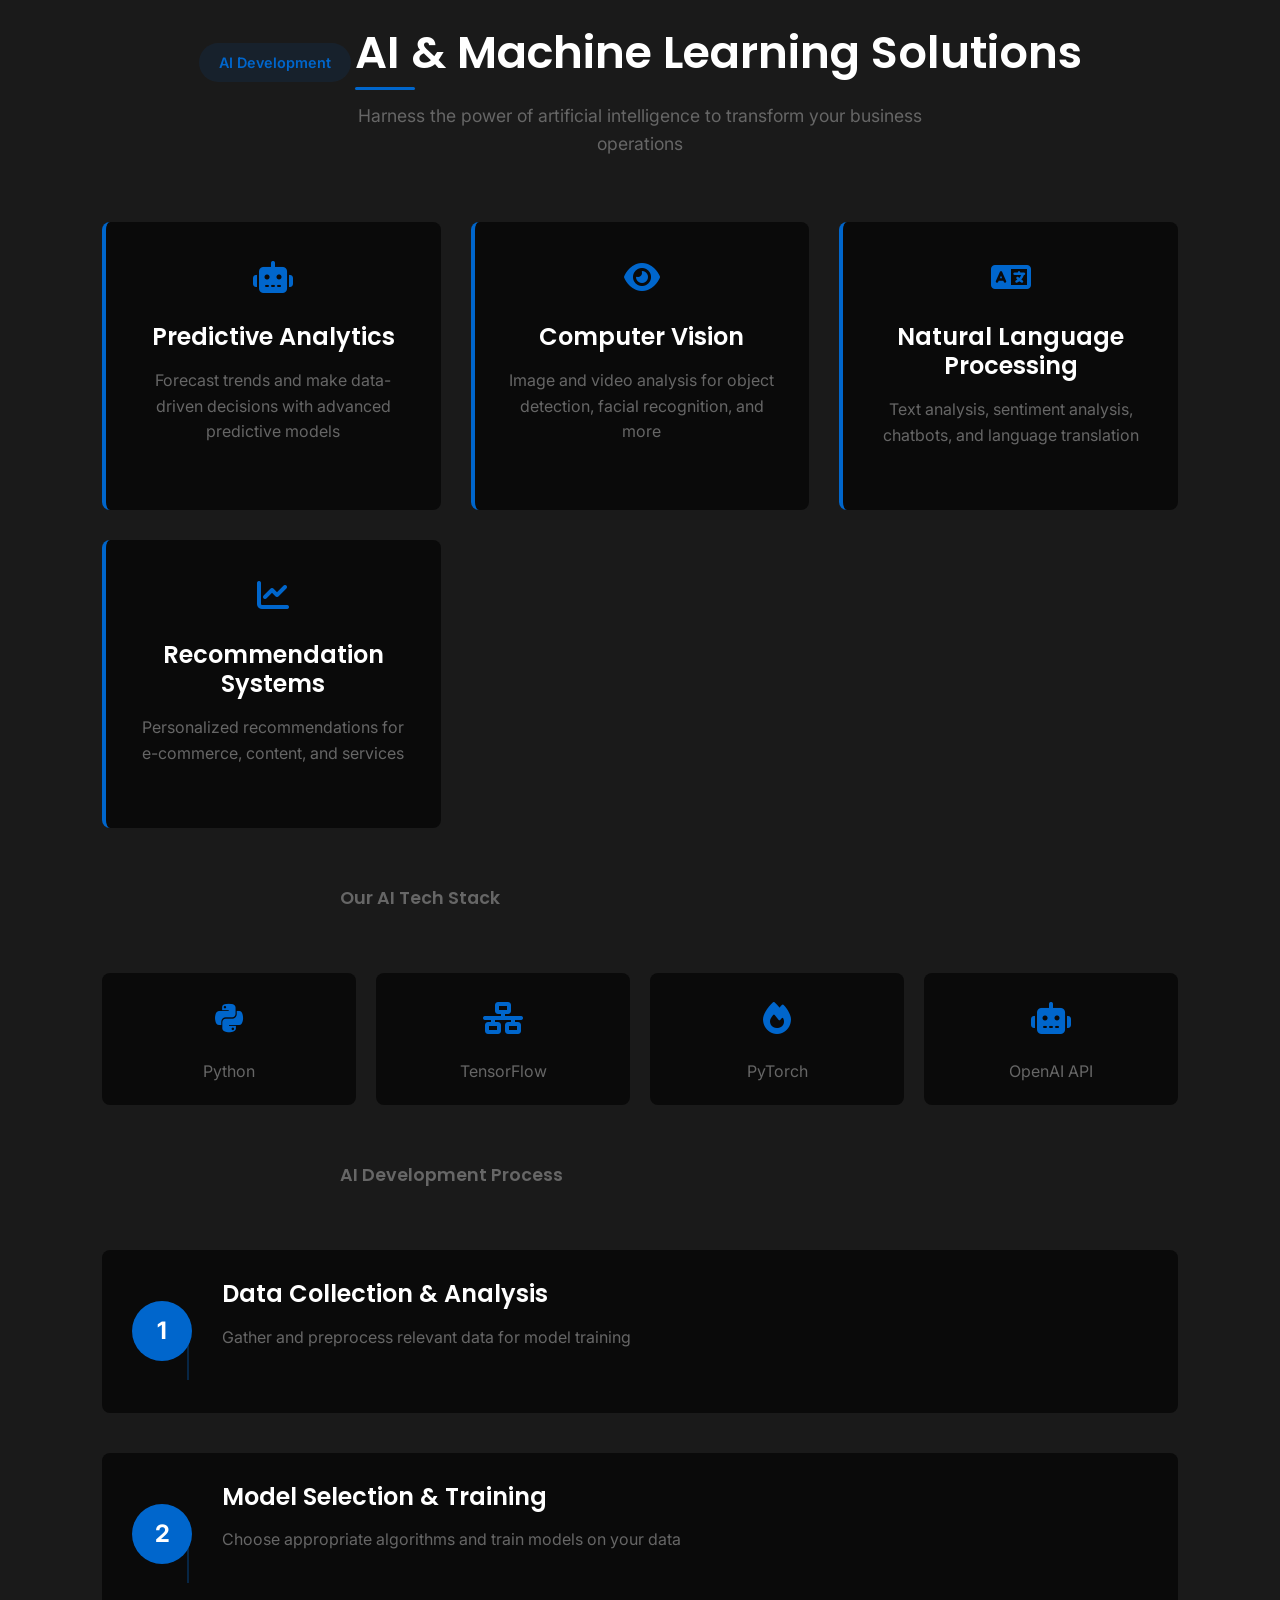
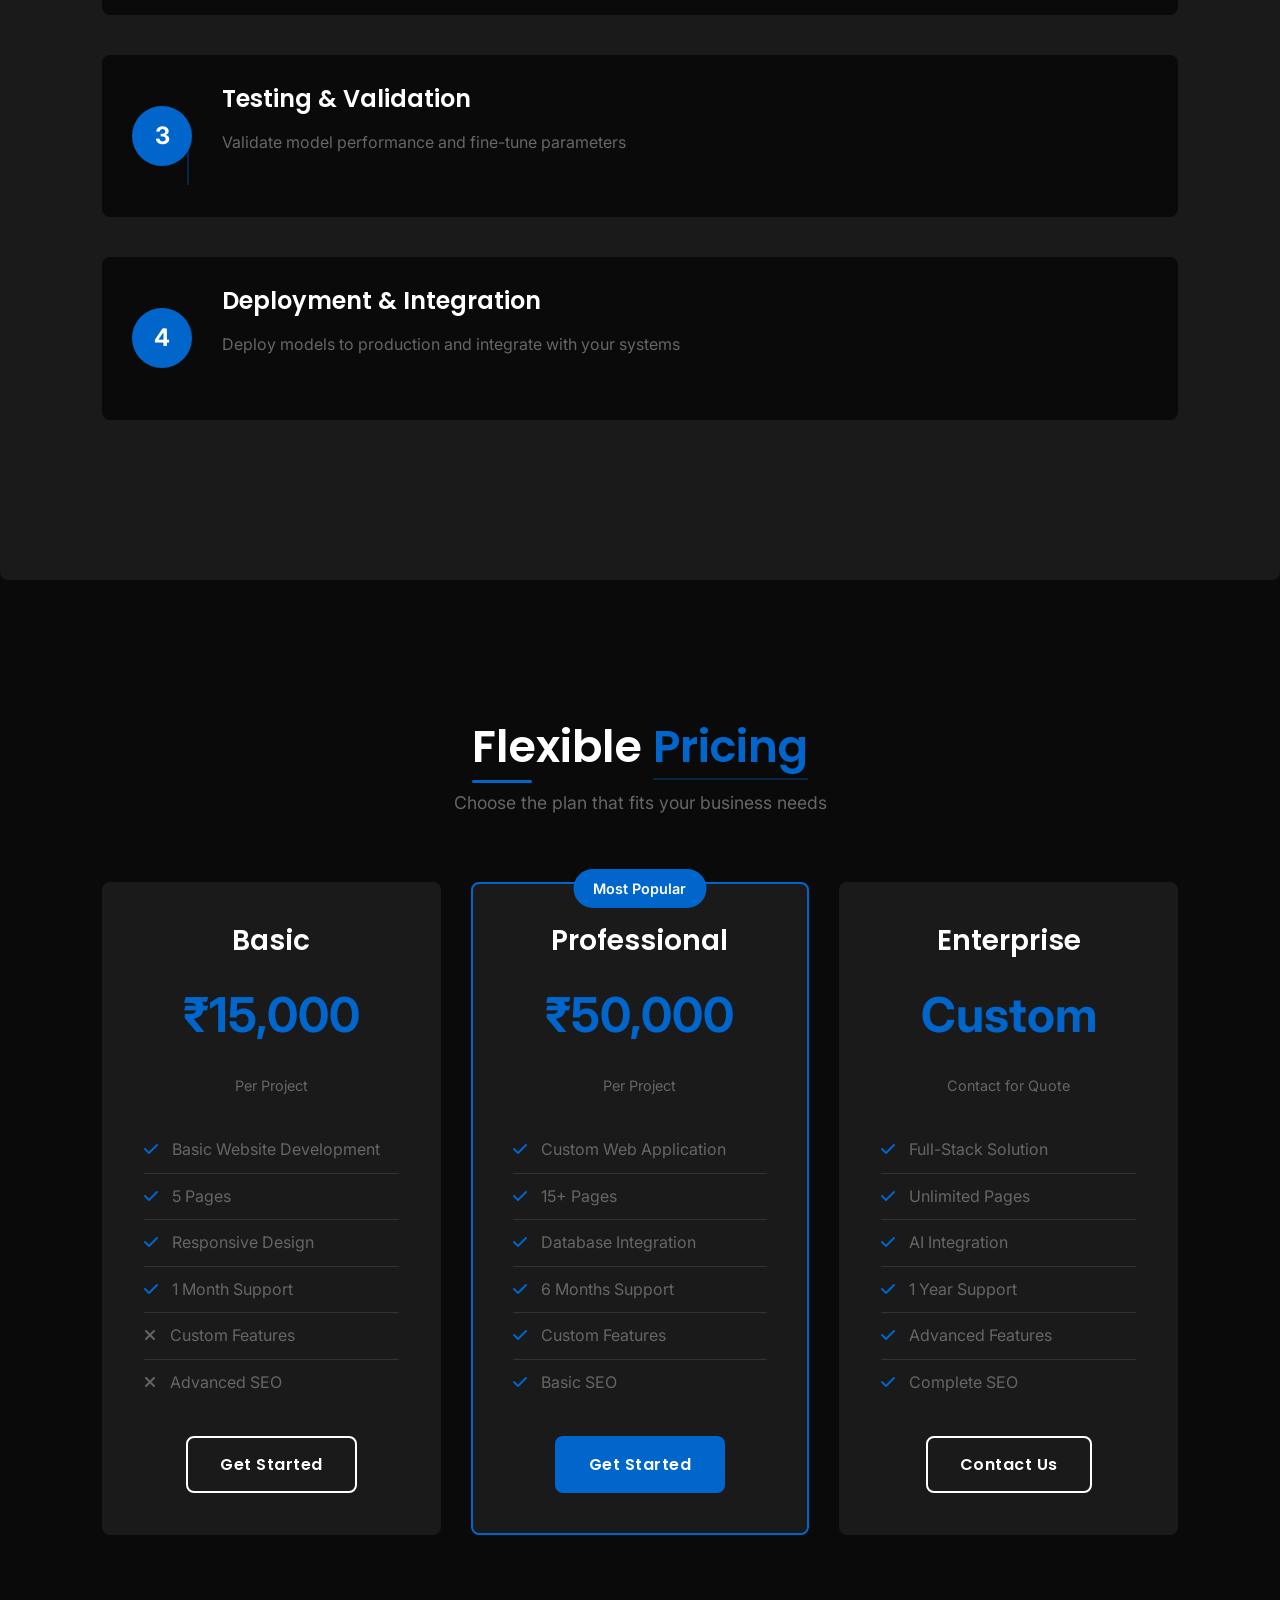
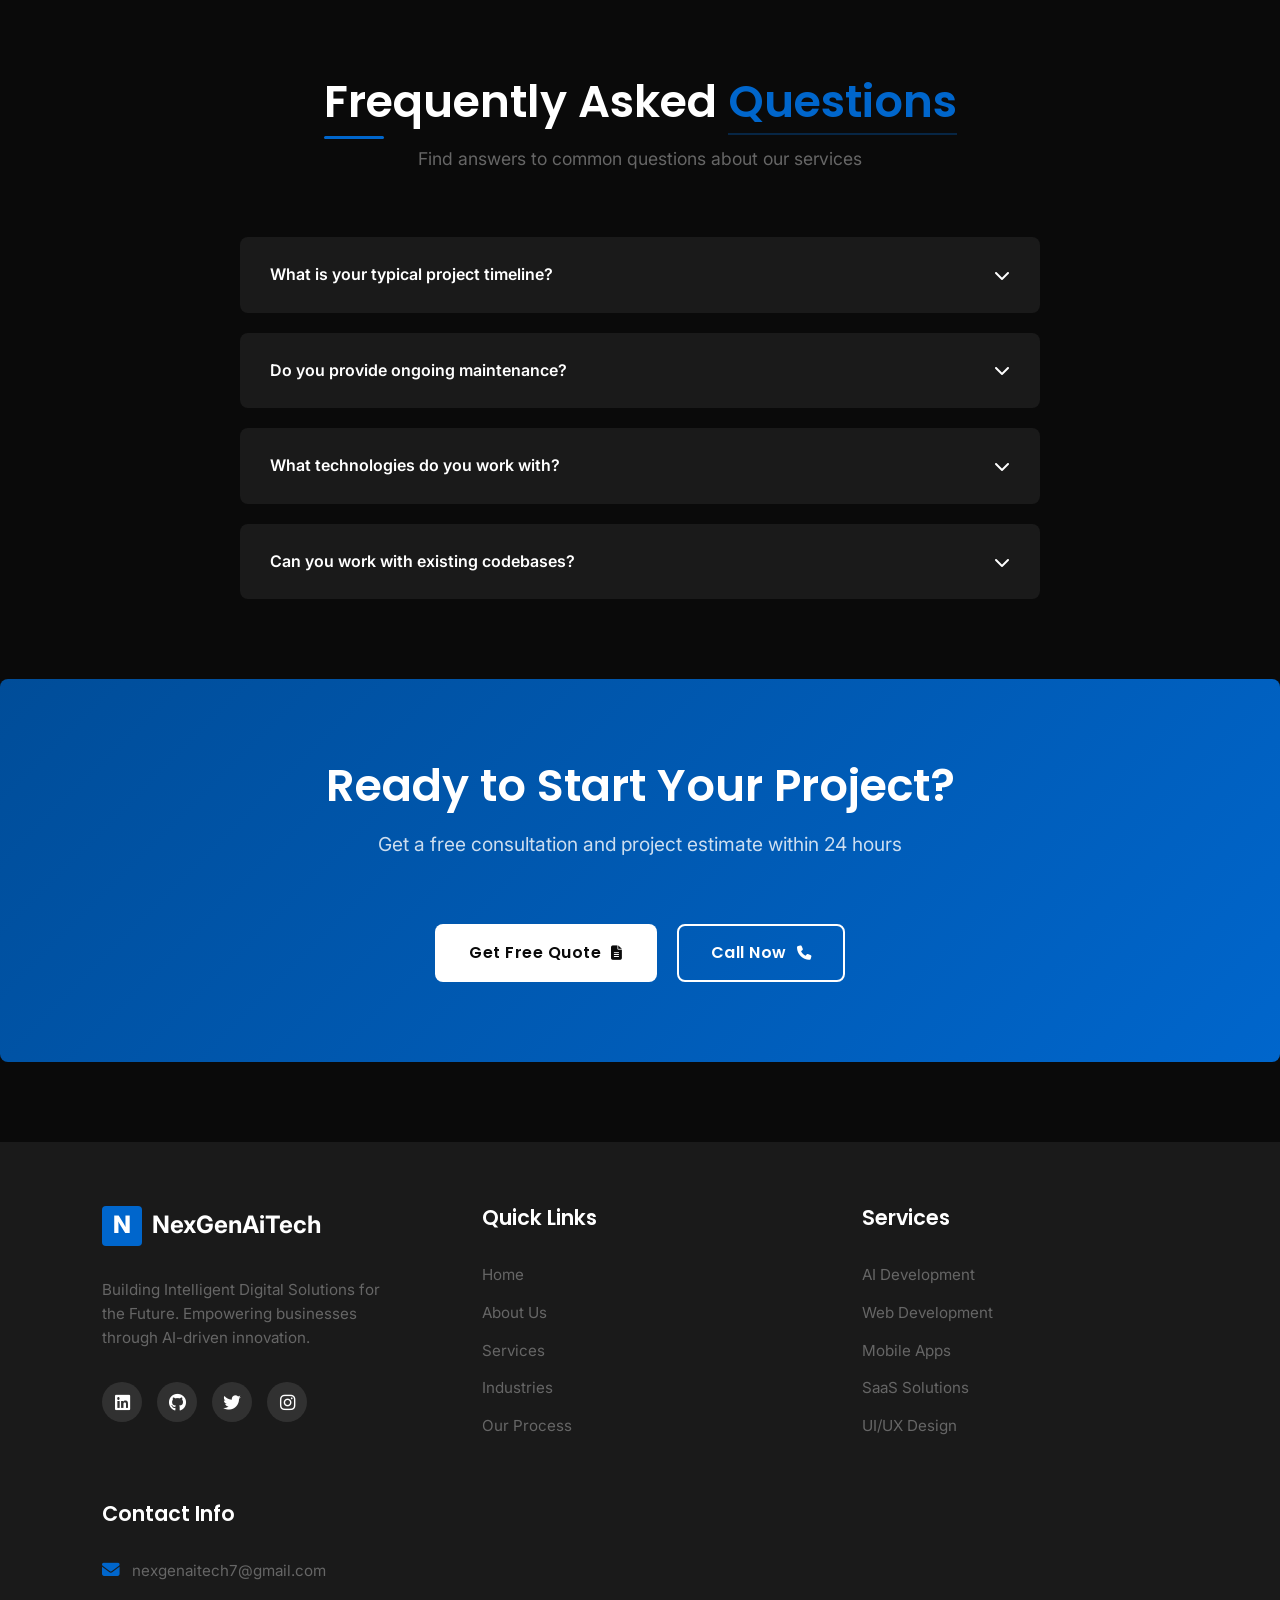
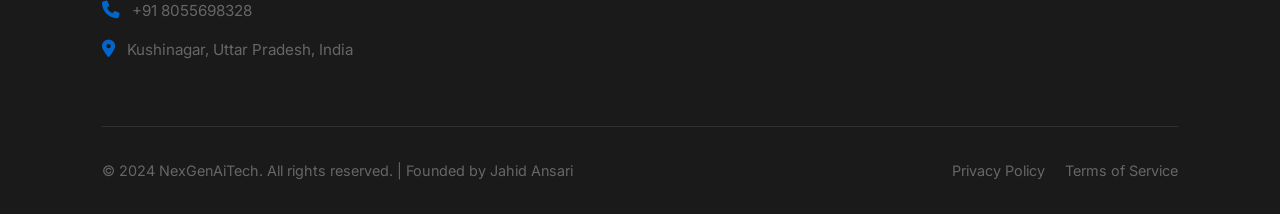
<file: services.html>
<!DOCTYPE html>
<html lang="en">
<head>
    <meta charset="UTF-8">
    <meta name="viewport" content="width=device-width, initial-scale=1.0">
    <title>Our Services | AI Development, Web & Mobile App Development</title>
    <meta name="description" content="Professional AI Development, Web Development, Mobile App Development, SaaS Solutions, and UI/UX Design services by NexGenAiTech.">
    <meta name="keywords" content="AI Development Services, Web Development, Mobile App Development, SaaS Solutions, UI/UX Design, Full-Stack Development">
    <meta name="author" content="Jahid Ansari - NexGenAiTech">
    
    <!-- Canonical URL -->
    <link rel="canonical" href="https://nexgenaitech.com/services.html">
    
    <!-- Open Graph Tags -->
    <meta property="og:title" content="Our Services | AI Development, Web & Mobile App Development">
    <meta property="og:description" content="Professional AI Development, Web Development, Mobile App Development services">
    <meta property="og:type" content="website">
    <meta property="og:url" content="https://nexgenaitech.com/services.html">
    
    <!-- Twitter Card -->
    <meta name="twitter:card" content="summary_large_image">
    <meta name="twitter:title" content="Our Services - NexGenAiTech">
    <meta name="twitter:description" content="AI Development, Web & Mobile App Development services">
    
    <!-- Structured Data -->
    <script type="application/ld+json">
    {
        "@context": "https://schema.org",
        "@type": "Service",
        "serviceType": "AI Development, Web Development, Mobile App Development",
        "provider": {
            "@type": "Organization",
            "name": "NexGenAiTech"
        },
        "areaServed": {
            "@type": "Country",
            "name": "India"
        }
    }
    </script>
    
    <!-- Favicon -->
    <link rel="icon" type="image/x-icon" href="images/favicon.ico">
    
    <!-- Fonts -->
    <link rel="preconnect" href="https://fonts.googleapis.com">
    <link rel="preconnect" href="https://fonts.gstatic.com" crossorigin>
    <link href="https://fonts.googleapis.com/css2?family=Inter:wght@300;400;500;600;700&family=Poppins:wght@400;500;600;700&display=swap" rel="stylesheet">
    
    <!-- Font Awesome -->
    <link rel="stylesheet" href="https://cdnjs.cloudflare.com/ajax/libs/font-awesome/6.4.0/css/all.min.css">
    
    <!-- CSS Files -->
    <link rel="stylesheet" href="css/main.css">
    <link rel="stylesheet" href="css/animations.css">
    <link rel="stylesheet" href="css/responsive.css">
    
    <!-- Page Specific CSS -->
    <style>
        /* Services Page Specific Styles */
        .services-hero {
            background: linear-gradient(135deg, rgba(0,102,204,0.1) 0%, rgba(0,77,153,0.1) 100%);
            padding: 100px 0;
            position: relative;
            overflow: hidden;
        }
        
        .services-hero::before {
            content: '';
            position: absolute;
            top: 0;
            left: 0;
            right: 0;
            bottom: 0;
            background: url('data:image/svg+xml,<svg xmlns="http://www.w3.org/2000/svg" viewBox="0 0 100 100"><circle cx="50" cy="50" r="2" fill="%230066cc" opacity="0.1"/></svg>') repeat;
            animation: float 20s infinite linear;
        }
        
        .services-main {
            padding: 80px 0;
        }
        
        .services-grid {
            display: grid;
            grid-template-columns: repeat(auto-fit, minmax(300px, 1fr));
            gap: 30px;
            margin: 60px 0;
        }
        
        .service-main-card {
            background: var(--dark-gray);
            border-radius: var(--border-radius);
            padding: 40px 30px;
            text-align: center;
            transition: all var(--transition-normal);
            border: 1px solid transparent;
            position: relative;
            overflow: hidden;
        }
        
        .service-main-card:hover {
            transform: translateY(-10px);
            border-color: var(--primary-color);
            box-shadow: var(--shadow-lg);
        }
        
        .service-main-card::before {
            content: '';
            position: absolute;
            top: 0;
            left: 0;
            width: 100%;
            height: 4px;
            background: var(--primary-color);
            transform: scaleX(0);
            transition: transform 0.3s ease;
        }
        
        .service-main-card:hover::before {
            transform: scaleX(1);
        }
        
        .service-icon-large {
            width: 80px;
            height: 80px;
            background: rgba(0,102,204,0.1);
            border-radius: 50%;
            display: flex;
            align-items: center;
            justify-content: center;
            margin: 0 auto 30px;
            color: var(--primary-color);
            font-size: 2rem;
            transition: all var(--transition-normal);
        }
        
        .service-main-card:hover .service-icon-large {
            background: var(--primary-color);
            color: var(--white);
            transform: rotate(15deg) scale(1.1);
        }
        
        .service-feature-list {
            margin-top: 20px;
            text-align: left;
        }
        
        .feature-item {
            padding: 10px 0;
            border-bottom: 1px solid rgba(255,255,255,0.1);
            color: var(--light-gray);
            display: flex;
            align-items: center;
            gap: 10px;
        }
        
        .feature-item:last-child {
            border-bottom: none;
        }
        
        .feature-item i {
            color: var(--primary-color);
            font-size: 0.9rem;
        }
        
        .service-detail-section {
            padding: 100px 0;
            background: var(--dark-gray);
            border-radius: var(--border-radius);
            margin: 60px 0;
        }
        
        .detail-tabs {
            display: flex;
            flex-wrap: wrap;
            gap: 10px;
            margin-bottom: 40px;
            justify-content: center;
        }
        
        .detail-tab {
            background: var(--dark-color);
            border: 1px solid var(--dark-gray);
            padding: 12px 24px;
            border-radius: var(--border-radius);
            cursor: pointer;
            transition: all var(--transition-normal);
            font-weight: 500;
            color: var(--light-gray);
        }
        
        .detail-tab:hover,
        .detail-tab.active {
            background: var(--primary-color);
            color: var(--white);
            border-color: var(--primary-color);
        }
        
        .detail-content {
            display: none;
            animation: fadeIn 0.6s ease;
        }
        
        .detail-content.active {
            display: block;
        }
        
        .detail-header {
            text-align: center;
            margin-bottom: 60px;
        }
        
        .detail-category {
            display: inline-block;
            background: rgba(0,102,204,0.1);
            color: var(--primary-color);
            padding: 8px 20px;
            border-radius: 20px;
            font-size: 0.9rem;
            font-weight: 600;
            margin-bottom: 20px;
        }
        
        .detail-grid {
            display: grid;
            grid-template-columns: repeat(auto-fit, minmax(250px, 1fr));
            gap: 30px;
            margin: 40px 0;
        }
        
        .detail-feature {
            background: var(--dark-color);
            padding: 30px;
            border-radius: var(--border-radius);
            text-align: center;
            border-left: 4px solid var(--primary-color);
        }
        
        .detail-feature-icon {
            font-size: 2rem;
            color: var(--primary-color);
            margin-bottom: 20px;
        }
        
        .tech-stack-section {
            margin: 60px 0;
        }
        
        .tech-grid {
            display: grid;
            grid-template-columns: repeat(auto-fit, minmax(150px, 1fr));
            gap: 20px;
            margin-top: 40px;
        }
        
        .tech-item {
            background: var(--dark-color);
            padding: 20px;
            border-radius: var(--border-radius);
            text-align: center;
            transition: all var(--transition-normal);
        }
        
        .tech-item:hover {
            transform: translateY(-5px);
            background: var(--primary-color);
        }
        
        .tech-item:hover .tech-icon {
            color: var(--white);
        }
        
        .tech-icon {
            font-size: 2rem;
            margin-bottom: 15px;
            color: var(--primary-color);
            transition: all var(--transition-normal);
        }
        
        .process-steps {
            margin: 60px 0;
        }
        
        .process-step {
            display: flex;
            align-items: center;
            gap: 30px;
            margin-bottom: 40px;
            padding: 30px;
            background: var(--dark-color);
            border-radius: var(--border-radius);
            position: relative;
        }
        
        .step-number {
            width: 60px;
            height: 60px;
            background: var(--primary-color);
            color: var(--white);
            border-radius: 50%;
            display: flex;
            align-items: center;
            justify-content: center;
            font-size: 1.5rem;
            font-weight: 700;
            flex-shrink: 0;
        }
        
        .step-connector {
            position: absolute;
            left: 85px;
            top: 90px;
            width: 2px;
            height: 40px;
            background: var(--primary-color);
            opacity: 0.3;
        }
        
        .process-step:last-child .step-connector {
            display: none;
        }
        
        .pricing-section {
            background: var(--dark-color);
            border-radius: var(--border-radius);
            padding: 60px;
            margin: 80px 0;
        }
        
        .pricing-grid {
            display: grid;
            grid-template-columns: repeat(auto-fit, minmax(280px, 1fr));
            gap: 30px;
            margin-top: 50px;
        }
        
        .pricing-card {
            background: var(--dark-gray);
            border-radius: var(--border-radius);
            padding: 40px;
            text-align: center;
            border: 2px solid transparent;
            transition: all var(--transition-normal);
        }
        
        .pricing-card:hover {
            border-color: var(--primary-color);
            transform: translateY(-10px);
        }
        
        .pricing-card.popular {
            position: relative;
            border-color: var(--primary-color);
        }
        
        .popular-badge {
            position: absolute;
            top: -15px;
            left: 50%;
            transform: translateX(-50%);
            background: var(--primary-color);
            color: var(--white);
            padding: 8px 20px;
            border-radius: 20px;
            font-size: 0.9rem;
            font-weight: 600;
        }
        
        .price-amount {
            font-size: 3rem;
            font-weight: 700;
            color: var(--primary-color);
            margin: 20px 0;
        }
        
        .price-period {
            color: var(--light-gray);
            font-size: 0.9rem;
        }
        
        .pricing-features {
            list-style: none;
            margin: 30px 0;
            text-align: left;
        }
        
        .pricing-features li {
            padding: 10px 0;
            border-bottom: 1px solid rgba(255,255,255,0.1);
            color: var(--light-gray);
        }
        
        .pricing-features li:last-child {
            border-bottom: none;
        }
        
        .pricing-features i {
            color: var(--primary-color);
            margin-right: 10px;
        }
        
        .pricing-features .fa-times {
            color: var(--light-gray);
        }
        
        .service-faq {
            margin: 80px 0;
        }
        
        .faq-container {
            max-width: 800px;
            margin: 0 auto;
        }
        
        .faq-item {
            background: var(--dark-gray);
            border-radius: var(--border-radius);
            margin-bottom: 20px;
            overflow: hidden;
        }
        
        .faq-question {
            padding: 25px 30px;
            cursor: pointer;
            display: flex;
            justify-content: space-between;
            align-items: center;
            font-weight: 600;
            color: var(--white);
        }
        
        .faq-answer {
            padding: 0 30px;
            max-height: 0;
            overflow: hidden;
            transition: all var(--transition-normal);
            color: var(--light-gray);
        }
        
        .faq-item.active .faq-answer {
            padding: 0 30px 25px;
            max-height: 500px;
        }
        
        .faq-icon {
            transition: transform var(--transition-normal);
        }
        
        .faq-item.active .faq-icon {
            transform: rotate(180deg);
        }
        
        .cta-service {
            background: linear-gradient(135deg, var(--primary-dark), var(--primary-color));
            border-radius: var(--border-radius);
            padding: 80px 60px;
            text-align: center;
            margin: 80px 0;
        }
        
        /* Keyframes */
        @keyframes fadeIn {
            from {
                opacity: 0;
                transform: translateY(20px);
            }
            to {
                opacity: 1;
                transform: translateY(0);
            }
        }
        
        /* Responsive Design */
        @media (max-width: 991px) {
            .services-hero {
                padding: 80px 0;
            }
            
            .services-main {
                padding: 60px 0;
            }
            
            .service-detail-section {
                padding: 60px 30px;
            }
            
            .detail-tabs {
                flex-wrap: nowrap;
                overflow-x: auto;
                padding-bottom: 10px;
                justify-content: flex-start;
            }
            
            .detail-tab {
                white-space: nowrap;
            }
            
            .pricing-section {
                padding: 40px 30px;
            }
            
            .cta-service {
                padding: 60px 30px;
            }
            
            .process-step {
                flex-direction: column;
                text-align: center;
            }
            
            .step-connector {
                display: none;
            }
        }
        
        @media (max-width: 768px) {
            .services-grid {
                grid-template-columns: 1fr;
            }
            
            .pricing-grid {
                grid-template-columns: 1fr;
            }
            
            .tech-grid {
                grid-template-columns: repeat(2, 1fr);
            }
            
            .detail-grid {
                grid-template-columns: 1fr;
            }
            
            .cta-service {
                padding: 50px 20px;
            }
        }
        
        @media (max-width: 576px) {
            .service-main-card {
                padding: 30px 20px;
            }
            
            .pricing-card {
                padding: 30px 20px;
            }
            
            .price-amount {
                font-size: 2.5rem;
            }
            
            .detail-tab {
                padding: 10px 15px;
                font-size: 0.9rem;
            }
            
            .tech-grid {
                grid-template-columns: 1fr;
            }
        }
    </style>
</head>
<body>
    <!-- Preloader -->
    <div class="preloader" id="preloader">
        <div class="preloader-content">
            <div class="logo-pulse">
                <span>N</span>
            </div>
            <h3 class="preloader-text">NexGenAiTech</h3>
        </div>
    </div>

    <!-- Header -->
    <header class="header">
        <nav class="navbar">
            <div class="container">
                <a href="index.html" class="logo">
                    <span class="logo-icon">N</span>
                    <span class="logo-text">NexGenAiTech</span>
                </a>
                
                <div class="nav-menu" id="navMenu">
                    <ul class="nav-list">
                        <li class="nav-item"><a href="index.html" class="nav-link">Home</a></li>
                        <li class="nav-item"><a href="about.html" class="nav-link">About</a></li>
                        <li class="nav-item active"><a href="services.html" class="nav-link">Services</a></li>
                        <li class="nav-item"><a href="industries.html" class="nav-link">Industries</a></li>
                        <li class="nav-item"><a href="process.html" class="nav-link">Process</a></li>
                        <li class="nav-item"><a href="contact.html" class="nav-link">Contact</a></li>
                    </ul>
                    <a href="contact.html" class="nav-cta">Start</a>
                </div>
                
                <div class="mobile-toggle" id="mobileToggle">
                    <span></span>
                    <span></span>
                    <span></span>
                </div>
            </div>
        </nav>
    </header>

    <!-- Services Hero -->
    <section class="services-hero">
        <div class="container">
            <div class="page-hero-content animate-on-scroll">
                <h1 class="page-title">Our <span class="highlight">Services</span></h1>
                <p class="page-subtitle">Comprehensive AI and Full-Stack Development solutions to transform your digital presence</p>
                <div class="breadcrumb">
                    <a href="index.html">Home</a>
                    <span class="separator">/</span>
                    <span class="current">Services</span>
                </div>
            </div>
        </div>
    </section>

    <!-- Services Overview -->
    <section class="services-main section-padding">
        <div class="container">
            <div class="section-header text-center animate-on-scroll">
                <h2 class="section-title">What We <span class="highlight">Offer</span></h2>
                <p class="section-subtitle">End-to-end digital solutions tailored to your business needs</p>
            </div>
            
            <div class="services-grid">
                <!-- AI & ML -->
                <div class="service-main-card animate-on-scroll" id="ai-service">
                    <div class="service-icon-large">
                        <i class="fas fa-brain"></i>
                    </div>
                    <h3 class="service-title">AI & Machine Learning</h3>
                    <p class="service-description">Intelligent solutions powered by artificial intelligence and machine learning algorithms</p>
                    
                    <div class="service-feature-list">
                        <div class="feature-item">
                            <i class="fas fa-check"></i>
                            <span>Predictive Analytics</span>
                        </div>
                        <div class="feature-item">
                            <i class="fas fa-check"></i>
                            <span>Computer Vision</span>
                        </div>
                        <div class="feature-item">
                            <i class="fas fa-check"></i>
                            <span>Natural Language Processing</span>
                        </div>
                        <div class="feature-item">
                            <i class="fas fa-check"></i>
                            <span>Recommendation Systems</span>
                        </div>
                    </div>
                    
                    <div class="service-cta-btn">
                        <button class="btn btn-primary btn-sm view-detail" data-target="ai">View Details</button>
                    </div>
                </div>
                
                <!-- Web Development -->
                <div class="service-main-card animate-on-scroll" data-delay="0.1" id="web-service">
                    <div class="service-icon-large">
                        <i class="fas fa-code"></i>
                    </div>
                    <h3 class="service-title">Web Development</h3>
                    <p class="service-description">Modern, responsive websites and web applications using latest technologies</p>
                    
                    <div class="service-feature-list">
                        <div class="feature-item">
                            <i class="fas fa-check"></i>
                            <span>Responsive Websites</span>
                        </div>
                        <div class="feature-item">
                            <i class="fas fa-check"></i>
                            <span>E-commerce Platforms</span>
                        </div>
                        <div class="feature-item">
                            <i class="fas fa-check"></i>
                            <span>Web Applications</span>
                        </div>
                        <div class="feature-item">
                            <i class="fas fa-check"></i>
                            <span>API Integration</span>
                        </div>
                    </div>
                    
                    <div class="service-cta-btn">
                        <button class="btn btn-primary btn-sm view-detail" data-target="web">View Details</button>
                    </div>
                </div>
                
                <!-- Mobile App Development -->
                <div class="service-main-card animate-on-scroll" data-delay="0.2" id="mobile-service">
                    <div class="service-icon-large">
                        <i class="fas fa-mobile-alt"></i>
                    </div>
                    <h3 class="service-title">Mobile App Development</h3>
                    <p class="service-description">Native and cross-platform mobile applications for iOS and Android</p>
                    
                    <div class="service-feature-list">
                        <div class="feature-item">
                            <i class="fas fa-check"></i>
                            <span>iOS Apps</span>
                        </div>
                        <div class="feature-item">
                            <i class="fas fa-check"></i>
                            <span>Android Apps</span>
                        </div>
                        <div class="feature-item">
                            <i class="fas fa-check"></i>
                            <span>Cross-Platform</span>
                        </div>
                        <div class="feature-item">
                            <i class="fas fa-check"></i>
                            <span>App Store Deployment</span>
                        </div>
                    </div>
                    
                    <div class="service-cta-btn">
                        <button class="btn btn-primary btn-sm view-detail" data-target="mobile">View Details</button>
                    </div>
                </div>
            </div>
        </div>
    </section>

    <!-- Service Details Section -->
    <section class="service-detail-section">
        <div class="container">
            <div class="detail-tabs" id="serviceTabs">
                <button class="detail-tab active" data-target="ai">AI & Machine Learning</button>
                <button class="detail-tab" data-target="web">Web Development</button>
                <button class="detail-tab" data-target="mobile">Mobile App Development</button>
                <button class="detail-tab" data-target="saas">SaaS Solutions</button>
                <button class="detail-tab" data-target="enterprise">Enterprise Software</button>
                <button class="detail-tab" data-target="ui">UI/UX Design</button>
            </div>
            
            <!-- AI & ML Detail -->
            <div class="detail-content active" id="ai-detail">
                <div class="detail-header animate-on-scroll">
                    <span class="detail-category">AI Development</span>
                    <h2 class="section-title">AI & Machine Learning Solutions</h2>
                    <p class="section-subtitle">Harness the power of artificial intelligence to transform your business operations</p>
                </div>
                
                <div class="detail-grid animate-on-scroll">
                    <div class="detail-feature">
                        <div class="detail-feature-icon">
                            <i class="fas fa-robot"></i>
                        </div>
                        <h4>Predictive Analytics</h4>
                        <p>Forecast trends and make data-driven decisions with advanced predictive models</p>
                    </div>
                    <div class="detail-feature">
                        <div class="detail-feature-icon">
                            <i class="fas fa-eye"></i>
                        </div>
                        <h4>Computer Vision</h4>
                        <p>Image and video analysis for object detection, facial recognition, and more</p>
                    </div>
                    <div class="detail-feature">
                        <div class="detail-feature-icon">
                            <i class="fas fa-language"></i>
                        </div>
                        <h4>Natural Language Processing</h4>
                        <p>Text analysis, sentiment analysis, chatbots, and language translation</p>
                    </div>
                    <div class="detail-feature">
                        <div class="detail-feature-icon">
                            <i class="fas fa-chart-line"></i>
                        </div>
                        <h4>Recommendation Systems</h4>
                        <p>Personalized recommendations for e-commerce, content, and services</p>
                    </div>
                </div>
                
                <div class="tech-stack-section">
                    <h3 class="section-subtitle">Our AI Tech Stack</h3>
                    <div class="tech-grid animate-on-scroll">
                        <div class="tech-item">
                            <div class="tech-icon">
                                <i class="fab fa-python"></i>
                            </div>
                            <span>Python</span>
                        </div>
                        <div class="tech-item">
                            <div class="tech-icon">
                                <i class="fas fa-network-wired"></i>
                            </div>
                            <span>TensorFlow</span>
                        </div>
                        <div class="tech-item">
                            <div class="tech-icon">
                                <i class="fas fa-fire"></i>
                            </div>
                            <span>PyTorch</span>
                        </div>
                        <div class="tech-item">
                            <div class="tech-icon">
                                <i class="fas fa-robot"></i>
                            </div>
                            <span>OpenAI API</span>
                        </div>
                    </div>
                </div>
                
                <div class="process-steps">
                    <h3 class="section-subtitle">AI Development Process</h3>
                    <div class="process-step animate-on-scroll">
                        <div class="step-number">1</div>
                        <div class="step-content">
                            <h4>Data Collection & Analysis</h4>
                            <p>Gather and preprocess relevant data for model training</p>
                        </div>
                        <div class="step-connector"></div>
                    </div>
                    <div class="process-step animate-on-scroll" data-delay="0.1">
                        <div class="step-number">2</div>
                        <div class="step-content">
                            <h4>Model Selection & Training</h4>
                            <p>Choose appropriate algorithms and train models on your data</p>
                        </div>
                        <div class="step-connector"></div>
                    </div>
                    <div class="process-step animate-on-scroll" data-delay="0.2">
                        <div class="step-number">3</div>
                        <div class="step-content">
                            <h4>Testing & Validation</h4>
                            <p>Validate model performance and fine-tune parameters</p>
                        </div>
                        <div class="step-connector"></div>
                    </div>
                    <div class="process-step animate-on-scroll" data-delay="0.3">
                        <div class="step-number">4</div>
                        <div class="step-content">
                            <h4>Deployment & Integration</h4>
                            <p>Deploy models to production and integrate with your systems</p>
                        </div>
                    </div>
                </div>
            </div>
            
            <!-- Web Development Detail -->
            <div class="detail-content" id="web-detail">
                <div class="detail-header animate-on-scroll">
                    <span class="detail-category">Web Development</span>
                    <h2 class="section-title">Web Development Services</h2>
                    <p class="section-subtitle">Modern, responsive websites and web applications using latest technologies</p>
                </div>
                
                <div class="detail-grid animate-on-scroll">
                    <div class="detail-feature">
                        <div class="detail-feature-icon">
                            <i class="fas fa-laptop"></i>
                        </div>
                        <h4>Responsive Design</h4>
                        <p>Websites that work perfectly on all devices and screen sizes</p>
                    </div>
                    <div class="detail-feature">
                        <div class="detail-feature-icon">
                            <i class="fas fa-shopping-cart"></i>
                        </div>
                        <h4>E-commerce Solutions</h4>
                        <p>Complete online stores with payment integration and inventory management</p>
                    </div>
                    <div class="detail-feature">
                        <div class="detail-feature-icon">
                            <i class="fas fa-cogs"></i>
                        </div>
                        <h4>Custom Web Apps</h4>
                        <p>Tailored web applications for your specific business needs</p>
                    </div>
                    <div class="detail-feature">
                        <div class="detail-feature-icon">
                            <i class="fas fa-rocket"></i>
                        </div>
                        <h4>Performance Optimization</h4>
                        <p>Fast loading times and optimized performance for better user experience</p>
                    </div>
                </div>
                
                <div class="tech-stack-section">
                    <h3 class="section-subtitle">Web Development Stack</h3>
                    <div class="tech-grid animate-on-scroll">
                        <div class="tech-item">
                            <div class="tech-icon">
                                <i class="fab fa-html5"></i>
                            </div>
                            <span>HTML5/CSS3</span>
                        </div>
                        <div class="tech-item">
                            <div class="tech-icon">
                                <i class="fab fa-js"></i>
                            </div>
                            <span>JavaScript</span>
                        </div>
                        <div class="tech-item">
                            <div class="tech-icon">
                                <i class="fab fa-react"></i>
                            </div>
                            <span>React.js</span>
                        </div>
                        <div class="tech-item">
                            <div class="tech-icon">
                                <i class="fab fa-node-js"></i>
                            </div>
                            <span>Node.js</span>
                        </div>
                    </div>
                </div>
            </div>
            
            <!-- Mobile App Development Detail -->
            <div class="detail-content" id="mobile-detail">
                <div class="detail-header animate-on-scroll">
                    <span class="detail-category">Mobile Development</span>
                    <h2 class="section-title">Mobile App Development</h2>
                    <p class="section-subtitle">Native and cross-platform mobile applications for iOS and Android</p>
                </div>
                
                <div class="detail-grid animate-on-scroll">
                    <div class="detail-feature">
                        <div class="detail-feature-icon">
                            <i class="fab fa-apple"></i>
                        </div>
                        <h4>iOS Development</h4>
                        <p>Native iOS applications using Swift and modern Apple frameworks</p>
                    </div>
                    <div class="detail-feature">
                        <div class="detail-feature-icon">
                            <i class="fab fa-android"></i>
                        </div>
                        <h4>Android Development</h4>
                        <p>Native Android applications using Kotlin and Java</p>
                    </div>
                    <div class="detail-feature">
                        <div class="detail-feature-icon">
                            <i class="fas fa-mobile"></i>
                        </div>
                        <h4>Cross-Platform</h4>
                        <p>Single codebase applications using React Native and Flutter</p>
                    </div>
                    <div class="detail-feature">
                        <div class="detail-feature-icon">
                            <i class="fas fa-cloud-upload-alt"></i>
                        </div>
                        <h4>App Store Deployment</h4>
                        <p>Complete deployment to Google Play Store and Apple App Store</p>
                    </div>
                </div>
                
                <div class="tech-stack-section">
                    <h3 class="section-subtitle">Mobile Development Stack</h3>
                    <div class="tech-grid animate-on-scroll">
                        <div class="tech-item">
                            <div class="tech-icon">
                                <i class="fab fa-swift"></i>
                            </div>
                            <span>Swift</span>
                        </div>
                        <div class="tech-item">
                            <div class="tech-icon">
                                <i class="fab fa-android"></i>
                            </div>
                            <span>Kotlin</span>
                        </div>
                        <div class="tech-item">
                            <div class="tech-icon">
                                <i class="fab fa-react"></i>
                            </div>
                            <span>React Native</span>
                        </div>
                        <div class="tech-item">
                            <div class="tech-icon">
                                <i class="fab fa-google"></i>
                            </div>
                            <span>Flutter</span>
                        </div>
                    </div>
                </div>
            </div>
            
            <!-- Additional service details would be added similarly -->
            
        </div>
    </section>

    <!-- Pricing Section -->
    <section class="pricing-section">
        <div class="container">
            <div class="section-header text-center animate-on-scroll">
                <h2 class="section-title">Flexible <span class="highlight">Pricing</span></h2>
                <p class="section-subtitle">Choose the plan that fits your business needs</p>
            </div>
            
            <div class="pricing-grid">
                <div class="pricing-card animate-on-scroll">
                    <h3 class="pricing-title">Basic</h3>
                    <div class="price-amount">₹15,000</div>
                    <div class="price-period">Per Project</div>
                    <ul class="pricing-features">
                        <li><i class="fas fa-check"></i> Basic Website Development</li>
                        <li><i class="fas fa-check"></i> 5 Pages</li>
                        <li><i class="fas fa-check"></i> Responsive Design</li>
                        <li><i class="fas fa-check"></i> 1 Month Support</li>
                        <li><i class="fas fa-times"></i> Custom Features</li>
                        <li><i class="fas fa-times"></i> Advanced SEO</li>
                    </ul>
                    <a href="contact.html" class="btn btn-outline">Get Started</a>
                </div>
                
                <div class="pricing-card popular animate-on-scroll" data-delay="0.1">
                    <div class="popular-badge">Most Popular</div>
                    <h3 class="pricing-title">Professional</h3>
                    <div class="price-amount">₹50,000</div>
                    <div class="price-period">Per Project</div>
                    <ul class="pricing-features">
                        <li><i class="fas fa-check"></i> Custom Web Application</li>
                        <li><i class="fas fa-check"></i> 15+ Pages</li>
                        <li><i class="fas fa-check"></i> Database Integration</li>
                        <li><i class="fas fa-check"></i> 6 Months Support</li>
                        <li><i class="fas fa-check"></i> Custom Features</li>
                        <li><i class="fas fa-check"></i> Basic SEO</li>
                    </ul>
                    <a href="contact.html" class="btn btn-primary">Get Started</a>
                </div>
                
                <div class="pricing-card animate-on-scroll" data-delay="0.2">
                    <h3 class="pricing-title">Enterprise</h3>
                    <div class="price-amount">Custom</div>
                    <div class="price-period">Contact for Quote</div>
                    <ul class="pricing-features">
                        <li><i class="fas fa-check"></i> Full-Stack Solution</li>
                        <li><i class="fas fa-check"></i> Unlimited Pages</li>
                        <li><i class="fas fa-check"></i> AI Integration</li>
                        <li><i class="fas fa-check"></i> 1 Year Support</li>
                        <li><i class="fas fa-check"></i> Advanced Features</li>
                        <li><i class="fas fa-check"></i> Complete SEO</li>
                    </ul>
                    <a href="contact.html" class="btn btn-outline">Contact Us</a>
                </div>
            </div>
        </div>
    </section>

    <!-- FAQ Section -->
    <section class="service-faq">
        <div class="container">
            <div class="section-header text-center animate-on-scroll">
                <h2 class="section-title">Frequently Asked <span class="highlight">Questions</span></h2>
                <p class="section-subtitle">Find answers to common questions about our services</p>
            </div>
            
            <div class="faq-container">
                <div class="faq-item animate-on-scroll">
                    <div class="faq-question">
                        <span>What is your typical project timeline?</span>
                        <i class="fas fa-chevron-down faq-icon"></i>
                    </div>
                    <div class="faq-answer">
                        <p>Project timelines vary based on complexity. A basic website takes 2-3 weeks, web applications 4-8 weeks, and complex AI projects 8-12 weeks. We provide detailed timelines after requirement analysis.</p>
                    </div>
                </div>
                
                <div class="faq-item animate-on-scroll" data-delay="0.1">
                    <div class="faq-question">
                        <span>Do you provide ongoing maintenance?</span>
                        <i class="fas fa-chevron-down faq-icon"></i>
                    </div>
                    <div class="faq-answer">
                        <p>Yes, we offer maintenance packages starting from ₹5,000/month. This includes updates, security patches, backups, and 24/7 monitoring. Custom packages are available based on your needs.</p>
                    </div>
                </div>
                
                <div class="faq-item animate-on-scroll" data-delay="0.2">
                    <div class="faq-question">
                        <span>What technologies do you work with?</span>
                        <i class="fas fa-chevron-down faq-icon"></i>
                    </div>
                    <div class="faq-answer">
                        <p>We work with modern technologies including React, Node.js, Python, TensorFlow, Flutter, AWS, and more. We choose the best stack for your specific project requirements.</p>
                    </div>
                </div>
                
                <div class="faq-item animate-on-scroll" data-delay="0.3">
                    <div class="faq-question">
                        <span>Can you work with existing codebases?</span>
                        <i class="fas fa-chevron-down faq-icon"></i>
                    </div>
                    <div class="faq-answer">
                        <p>Absolutely! We can analyze, improve, and extend your existing codebase. We also offer code audits and refactoring services to improve performance and maintainability.</p>
                    </div>
                </div>
            </div>
        </div>
    </section>

    <!-- CTA Section -->
    <section class="cta-service">
        <div class="container">
            <div class="cta-content text-center animate-on-scroll">
                <h2 class="cta-title">Ready to Start Your Project?</h2>
                <p class="cta-subtitle">Get a free consultation and project estimate within 24 hours</p>
                <div class="cta-buttons">
                    <a href="contact.html" class="btn btn-light">
                        <span>Get Free Quote</span>
                        <i class="fas fa-file-alt"></i>
                    </a>
                    <a href="tel:+918055698328" class="btn btn-outline-light">
                        <span>Call Now</span>
                        <i class="fas fa-phone"></i>
                    </a>
                </div>
            </div>
        </div>
    </section>

    <!-- Footer -->
    <footer class="footer">
        <div class="container">
            <div class="footer-grid">
                <div class="footer-col">
                    <a href="index.html" class="footer-logo">
                        <span class="logo-icon">N</span>
                        <span class="logo-text">NexGenAiTech</span>
                    </a>
                    <p class="footer-about">Building Intelligent Digital Solutions for the Future. Empowering businesses through AI-driven innovation.</p>
                    <div class="social-links">
                        <a href="#" aria-label="LinkedIn"><i class="fab fa-linkedin"></i></a>
                        <a href="#" aria-label="GitHub"><i class="fab fa-github"></i></a>
                        <a href="#" aria-label="Twitter"><i class="fab fa-twitter"></i></a>
                        <a href="#" aria-label="Instagram"><i class="fab fa-instagram"></i></a>
                    </div>
                </div>
                
                <div class="footer-col">
                    <h3 class="footer-title">Quick Links</h3>
                    <ul class="footer-links">
                        <li><a href="index.html">Home</a></li>
                        <li><a href="about.html">About Us</a></li>
                        <li><a href="services.html">Services</a></li>
                        <li><a href="industries.html">Industries</a></li>
                        <li><a href="process.html">Our Process</a></li>
                    </ul>
                </div>
                
                <div class="footer-col">
                    <h3 class="footer-title">Services</h3>
                    <ul class="footer-links">
                        <li><a href="services.html#ai-service">AI Development</a></li>
                        <li><a href="services.html#web-service">Web Development</a></li>
                        <li><a href="services.html#mobile-service">Mobile Apps</a></li>
                        <li><a href="#saas">SaaS Solutions</a></li>
                        <li><a href="#ui">UI/UX Design</a></li>
                    </ul>
                </div>
                
                <div class="footer-col">
                    <h3 class="footer-title">Contact Info</h3>
                    <div class="contact-info">
                        <div class="contact-item">
                            <i class="fas fa-envelope"></i>
                            <span>nexgenaitech7@gmail.com</span>
                        </div>
                        <div class="contact-item">
                            <i class="fas fa-phone"></i>
                            <span>+91 8055698328</span>
                        </div>
                        <div class="contact-item">
                            <i class="fas fa-map-marker-alt"></i>
                            <span>Kushinagar, Uttar Pradesh, India</span>
                        </div>
                    </div>
                </div>
            </div>
            
            <div class="footer-bottom">
                <p>&copy; 2024 NexGenAiTech. All rights reserved. | Founded by Jahid Ansari</p>
                <div class="footer-bottom-links">
                    <a href="privacy.html">Privacy Policy</a>
                    <a href="terms.html">Terms of Service</a>
                </div>
            </div>
        </div>
    </footer>

    <!-- Back to Top -->
    <button class="back-to-top" id="backToTop" aria-label="Back to top">
        <i class="fas fa-arrow-up"></i>
    </button>

    <!-- Quick Contact -->
    <div class="quick-contact">
        <a href="https://wa.me/918055698328" class="whatsapp-btn" target="_blank" aria-label="Chat on WhatsApp">
            <i class="fab fa-whatsapp"></i>
        </a>
        <a href="tel:+918055698328" class="call-btn" aria-label="Call us">
            <i class="fas fa-phone"></i>
        </a>
    </div>

    <!-- JavaScript -->
    <script src="js/main.js"></script>
    <script src="js/animations.js"></script>
    <script>
        // Service Tabs Functionality
        document.addEventListener('DOMContentLoaded', function() {
            const tabs = document.querySelectorAll('.detail-tab');
            const contents = document.querySelectorAll('.detail-content');
            const viewDetailBtns = document.querySelectorAll('.view-detail');
            
            // Tab switching
            tabs.forEach(tab => {
                tab.addEventListener('click', () => {
                    const target = tab.getAttribute('data-target');
                    
                    // Update active tab
                    tabs.forEach(t => t.classList.remove('active'));
                    tab.classList.add('active');
                    
                    // Show corresponding content
                    contents.forEach(content => {
                        content.classList.remove('active');
                        if (content.id === `${target}-detail`) {
                            content.classList.add('active');
                            
                            // Scroll to content
                            setTimeout(() => {
                                content.scrollIntoView({ 
                                    behavior: 'smooth', 
                                    block: 'start',
                                    inline: 'nearest'
                                });
                            }, 300);
                        }
                    });
                });
            });
            
            // View detail buttons
            viewDetailBtns.forEach(btn => {
                btn.addEventListener('click', () => {
                    const target = btn.getAttribute('data-target');
                    
                    // Find and click corresponding tab
                    tabs.forEach(tab => {
                        if (tab.getAttribute('data-target') === target) {
                            tab.click();
                        }
                    });
                });
            });
            
            // FAQ functionality
            const faqItems = document.querySelectorAll('.faq-item');
            
            faqItems.forEach(item => {
                const question = item.querySelector('.faq-question');
                
                question.addEventListener('click', () => {
                    // Close all other items
                    faqItems.forEach(otherItem => {
                        if (otherItem !== item && otherItem.classList.contains('active')) {
                            otherItem.classList.remove('active');
                        }
                    });
                    
                    // Toggle current item
                    item.classList.toggle('active');
                });
            });
            
            // Smooth scroll for anchor links
            document.querySelectorAll('a[href^="#"]').forEach(anchor => {
                anchor.addEventListener('click', function(e) {
                    e.preventDefault();
                    
                    const targetId = this.getAttribute('href');
                    if (targetId === '#') return;
                    
                    const targetElement = document.querySelector(targetId);
                    if (targetElement) {
                        window.scrollTo({
                            top: targetElement.offsetTop - 100,
                            behavior: 'smooth'
                        });
                    }
                });
            });
        });
    </script>
</body>
</html>
</file>
<file: css/main.css>
/* ===== CSS Reset ===== */
* {
    margin: 0;
    padding: 0;
    box-sizing: border-box;
}

:root {
    /* Color Palette */
    --primary-color: #0066cc;
    --primary-dark: #004d99;
    --primary-light: #3399ff;
    --secondary-color: #00cc88;
    --accent-color: #ff6b6b;
    
    /* Neutral Colors */
    --dark-color: #0a0a0a;
    --dark-gray: #1a1a1a;
    --medium-gray: #333333;
    --light-gray: #666666;
    --lighter-gray: #f5f5f5;
    --white: #ffffff;
    
    /* Typography */
    --font-primary: 'Inter', sans-serif;
    --font-secondary: 'Poppins', sans-serif;
    
    /* Spacing */
    --space-xs: 0.5rem;
    --space-sm: 1rem;
    --space-md: 2rem;
    --space-lg: 3rem;
    --space-xl: 4rem;
    
    /* Borders */
    --border-radius: 8px;
    --border-radius-sm: 4px;
    
    /* Shadows */
    --shadow-sm: 0 2px 8px rgba(0,0,0,0.1);
    --shadow-md: 0 4px 16px rgba(0,0,0,0.2);
    --shadow-lg: 0 8px 32px rgba(0,0,0,0.3);
    
    /* Transitions */
    --transition-fast: 0.2s ease;
    --transition-normal: 0.3s ease;
    --transition-slow: 0.5s ease;
}

/* ===== Base Styles ===== */
html {
    scroll-behavior: smooth;
    scroll-padding-top: 80px;
}

body {
    font-family: var(--font-primary);
    font-size: 16px;
    line-height: 1.6;
    color: var(--light-gray);
    background-color: var(--dark-color);
    overflow-x: hidden;
}

h1, h2, h3, h4, h5, h6 {
    font-family: var(--font-secondary);
    font-weight: 600;
    line-height: 1.2;
    color: var(--white);
    margin-bottom: var(--space-sm);
}

h1 { font-size: 3.5rem; }
h2 { font-size: 2.5rem; }
h3 { font-size: 1.75rem; }
h4 { font-size: 1.5rem; }
h5 { font-size: 1.25rem; }
h6 { font-size: 1rem; }

p {
    margin-bottom: var(--space-md);
    font-weight: 400;
}

a {
    text-decoration: none;
    color: inherit;
    transition: var(--transition-normal);
}

ul, ol {
    list-style: none;
}

img {
    max-width: 100%;
    height: auto;
}

.container {
    width: 100%;
    max-width: 1200px;
    margin: 0 auto;
    padding: 0 var(--space-md);
}

.section-padding {
    padding: var(--space-xl) 0;
}

.bg-dark {
    background-color: var(--dark-gray);
}

.bg-gradient {
    background: linear-gradient(135deg, var(--primary-color), var(--primary-dark));
}

.text-center {
    text-align: center;
}

.mt-60 {
    margin-top: 60px;
}

/* ===== Typography Enhancements ===== */
.highlight {
    color: var(--primary-color);
    position: relative;
}

.highlight::after {
    content: '';
    position: absolute;
    bottom: -2px;
    left: 0;
    width: 100%;
    height: 2px;
    background: var(--primary-color);
    opacity: 0.3;
}

.section-title {
    font-size: 2.8rem;
    margin-bottom: var(--space-sm);
    position: relative;
    display: inline-block;
}

.section-title::after {
    content: '';
    position: absolute;
    bottom: -10px;
    left: 0;
    width: 60px;
    height: 3px;
    background: var(--primary-color);
    border-radius: 2px;
}

.section-subtitle {
    font-size: 1.1rem;
    color: var(--light-gray);
    max-width: 600px;
    margin: 0 auto var(--space-xl);
}

/* ===== Buttons ===== */
.btn {
    display: inline-flex;
    align-items: center;
    justify-content: center;
    gap: 10px;
    padding: 14px 32px;
    border-radius: var(--border-radius);
    font-family: var(--font-secondary);
    font-weight: 600;
    font-size: 1rem;
    text-transform: none;
    letter-spacing: 0.5px;
    cursor: pointer;
    transition: all var(--transition-normal);
    border: 2px solid transparent;
    position: relative;
    overflow: hidden;
    z-index: 1;
}

.btn span {
    position: relative;
    z-index: 2;
}

.btn i {
    font-size: 0.9rem;
    transition: transform var(--transition-normal);
}

.btn:hover i {
    transform: translateX(4px);
}

.btn-primary {
    background: var(--primary-color);
    color: var(--white);
}

.btn-primary:hover {
    background: var(--primary-dark);
    transform: translateY(-2px);
    box-shadow: var(--shadow-md);
}

.btn-secondary {
    background: var(--secondary-color);
    color: var(--white);
}

.btn-secondary:hover {
    background: #00b377;
    transform: translateY(-2px);
    box-shadow: var(--shadow-md);
}

.btn-outline {
    background: transparent;
    color: var(--white);
    border-color: var(--white);
}

.btn-outline:hover {
    background: var(--white);
    color: var(--dark-color);
    transform: translateY(-2px);
}

.btn-light {
    background: var(--white);
    color: var(--dark-color);
}

.btn-light:hover {
    background: var(--lighter-gray);
    transform: translateY(-2px);
    box-shadow: var(--shadow-md);
}

.btn-outline-light {
    background: transparent;
    color: var(--white);
    border-color: var(--white);
}

.btn-outline-light:hover {
    background: var(--white);
    color: var(--dark-color);
}

/* ===== Preloader ===== */
.preloader {
    position: fixed;
    top: 0;
    left: 0;
    width: 100%;
    height: 100%;
    background: var(--dark-color);
    display: flex;
    align-items: center;
    justify-content: center;
    z-index: 9999;
    transition: opacity 0.5s ease, visibility 0.5s ease;
}

.preloader.fade-out {
    opacity: 0;
    visibility: hidden;
}

.preloader-content {
    text-align: center;
}

.logo-pulse {
    width: 80px;
    height: 80px;
    margin: 0 auto 20px;
    background: var(--primary-color);
    border-radius: 50%;
    display: flex;
    align-items: center;
    justify-content: center;
    animation: pulse 2s infinite;
}

.logo-pulse span {
    color: var(--white);
    font-size: 2rem;
    font-weight: 700;
    font-family: var(--font-secondary);
}

.preloader-text {
    color: var(--white);
    font-size: 1.5rem;
    letter-spacing: 2px;
    animation: fadeInOut 2s infinite;
}

/* ===== Header & Navigation ===== */
.header {
    position: fixed;
    top: 0;
    left: 0;
    width: 100%;
    z-index: 1000;
    background: rgba(10, 10, 10, 0.95);
    backdrop-filter: blur(10px);
    transition: all var(--transition-normal);
}

.header.scrolled {
    box-shadow: var(--shadow-md);
}

.navbar {
    padding: 20px 0;
}

.navbar .container {
    display: flex;
    align-items: center;
    justify-content: space-between;
}

.logo {
    display: flex;
    align-items: center;
    gap: 12px;
    color: var(--white);
    font-size: 1.5rem;
    font-weight: 700;
    font-family: var(--font-secondary);
}

.logo-icon {
    width: 40px;
    height: 40px;
    background: var(--primary-color);
    border-radius: var(--border-radius-sm);
    display: flex;
    align-items: center;
    justify-content: center;
    font-weight: 800;
    color: var(--white);
}

.nav-menu {
    display: flex;
    align-items: center;
    gap: var(--space-xl);
}

.nav-list {
    display: flex;
    gap: var(--space-lg);
}

.nav-item {
    position: relative;
}

.nav-link {
    color: var(--white);
    font-weight: 500;
    font-size: 1rem;
    padding: 8px 0;
    position: relative;
}

.nav-link::after {
    content: '';
    position: absolute;
    bottom: 0;
    left: 0;
    width: 0;
    height: 2px;
    background: var(--primary-color);
    transition: width var(--transition-normal);
}

.nav-link:hover::after,
.nav-item.active .nav-link::after {
    width: 100%;
}

.nav-cta {
    background: var(--primary-color);
    color: var(--white);
    padding: 10px 24px;
    border-radius: var(--border-radius);
    font-weight: 600;
    transition: all var(--transition-normal);
}

.nav-cta:hover {
    background: var(--primary-dark);
    transform: translateY(-2px);
}

.mobile-toggle {
    display: none;
    flex-direction: column;
    gap: 4px;
    cursor: pointer;
    width: 30px;
    height: 30px;
    justify-content: center;
}

.mobile-toggle span {
    display: block;
    width: 100%;
    height: 2px;
    background: var(--white);
    transition: all var(--transition-normal);
}

/* ===== Hero Section ===== */
.hero {
    padding-top: 140px;
    padding-bottom: 100px;
    position: relative;
    overflow: hidden;
    background: linear-gradient(135deg, var(--dark-color) 0%, var(--dark-gray) 100%);
}

.hero-content {
    max-width: 800px;
    margin: 0 auto;
    text-align: center;
}

.hero-title {
    font-size: 3.5rem;
    margin-bottom: var(--space-md);
    line-height: 1.1;
}

.hero-subtitle {
    font-size: 1.2rem;
    color: var(--light-gray);
    margin-bottom: var(--space-xl);
    max-width: 700px;
    margin-left: auto;
    margin-right: auto;
}

.hero-buttons {
    display: flex;
    gap: 20px;
    justify-content: center;
    margin-bottom: var(--space-xl);
}

.hero-stats {
    display: grid;
    grid-template-columns: repeat(4, 1fr);
    gap: var(--space-md);
    max-width: 800px;
    margin: 0 auto;
    padding-top: var(--space-xl);
    border-top: 1px solid rgba(255,255,255,0.1);
}

.stat-item {
    text-align: center;
}

.stat-number {
    font-size: 2.5rem;
    font-weight: 700;
    color: var(--primary-color);
    margin-bottom: 5px;
}

.stat-label {
    font-size: 0.9rem;
    color: var(--light-gray);
    text-transform: uppercase;
    letter-spacing: 1px;
}

.hero-bg-animation {
    position: absolute;
    top: 0;
    left: 0;
    width: 100%;
    height: 100%;
    z-index: -1;
    overflow: hidden;
}

.circle {
    position: absolute;
    border-radius: 50%;
    opacity: 0.1;
}

.circle-1 {
    width: 300px;
    height: 300px;
    background: var(--primary-color);
    top: -150px;
    right: -150px;
}

.circle-2 {
    width: 200px;
    height: 200px;
    background: var(--secondary-color);
    bottom: -100px;
    left: -100px;
}

.circle-3 {
    width: 150px;
    height: 150px;
    background: var(--accent-color);
    top: 50%;
    right: 10%;
}

/* ===== Services Section ===== */
.services-grid {
    display: grid;
    grid-template-columns: repeat(auto-fit, minmax(300px, 1fr));
    gap: var(--space-lg);
    margin-top: var(--space-xl);
}

.service-card {
    background: var(--dark-gray);
    border-radius: var(--border-radius);
    padding: var(--space-lg);
    transition: all var(--transition-normal);
    border: 1px solid transparent;
    position: relative;
    overflow: hidden;
}

.service-card:hover {
    transform: translateY(-10px);
    border-color: var(--primary-color);
    box-shadow: var(--shadow-lg);
}

.service-icon {
    width: 60px;
    height: 60px;
    background: rgba(0, 102, 204, 0.1);
    border-radius: var(--border-radius);
    display: flex;
    align-items: center;
    justify-content: center;
    margin-bottom: var(--space-md);
    color: var(--primary-color);
    font-size: 1.5rem;
}

.service-title {
    font-size: 1.5rem;
    margin-bottom: var(--space-sm);
}

.service-description {
    color: var(--light-gray);
    margin-bottom: var(--space-md);
    font-size: 0.95rem;
}

.service-link {
    display: inline-flex;
    align-items: center;
    gap: 8px;
    color: var(--primary-color);
    font-weight: 600;
    font-size: 0.9rem;
}

.service-link:hover {
    gap: 12px;
}

/* ===== About Preview ===== */
.about-grid {
    display: grid;
    grid-template-columns: 1fr 1fr;
    gap: var(--space-xl);
    align-items: center;
}

.about-description {
    font-size: 1.1rem;
    margin-bottom: var(--space-lg);
}

.features-list {
    margin-bottom: var(--space-lg);
}

.feature-item {
    display: flex;
    align-items: center;
    gap: 10px;
    margin-bottom: 12px;
    color: var(--white);
}

.feature-item i {
    color: var(--secondary-color);
}

.about-buttons {
    display: flex;
    gap: 20px;
}

.about-image {
    position: relative;
    height: 400px;
}

.image-container {
    width: 100%;
    height: 100%;
    background: linear-gradient(135deg, var(--primary-dark), var(--primary-color));
    border-radius: var(--border-radius);
    position: relative;
    overflow: hidden;
}

.floating-element {
    position: absolute;
    width: 60px;
    height: 60px;
    background: rgba(255,255,255,0.1);
    border-radius: 50%;
    display: flex;
    align-items: center;
    justify-content: center;
    font-size: 1.5rem;
    color: var(--white);
    backdrop-filter: blur(5px);
    border: 1px solid rgba(255,255,255,0.2);
}

.element-1 {
    top: 20%;
    left: 20%;
}

.element-2 {
    top: 50%;
    right: 20%;
}

.element-3 {
    bottom: 20%;
    left: 50%;
    transform: translateX(-50%);
}

/* ===== Industries Preview ===== */
.industries-grid {
    display: grid;
    grid-template-columns: repeat(auto-fit, minmax(200px, 1fr));
    gap: var(--space-lg);
    margin-top: var(--space-xl);
}

.industry-item {
    background: var(--dark-gray);
    border-radius: var(--border-radius);
    padding: var(--space-lg);
    text-align: center;
    transition: all var(--transition-normal);
}

.industry-item:hover {
    transform: translateY(-5px);
    background: var(--primary-color);
}

.industry-item:hover .industry-icon {
    color: var(--white);
    background: rgba(255,255,255,0.2);
}

.industry-icon {
    width: 70px;
    height: 70px;
    background: rgba(0, 102, 204, 0.1);
    border-radius: 50%;
    display: flex;
    align-items: center;
    justify-content: center;
    margin: 0 auto var(--space-md);
    color: var(--primary-color);
    font-size: 1.8rem;
    transition: all var(--transition-normal);
}

.industry-item h3 {
    font-size: 1.2rem;
    margin-bottom: 0;
}

/* ===== CTA Section ===== */
.cta-section {
    position: relative;
    overflow: hidden;
}

.cta-content {
    text-align: center;
    max-width: 800px;
    margin: 0 auto;
}

.cta-title {
    font-size: 2.8rem;
    margin-bottom: var(--space-sm);
    color: var(--white);
}

.cta-subtitle {
    font-size: 1.2rem;
    color: rgba(255,255,255,0.8);
    margin-bottom: var(--space-xl);
}

.cta-buttons {
    display: flex;
    gap: 20px;
    justify-content: center;
}

/* ===== Footer ===== */
.footer {
    background: var(--dark-gray);
    padding: var(--space-xl) 0 0;
}

.footer-grid {
    display: grid;
    grid-template-columns: repeat(auto-fit, minmax(250px, 1fr));
    gap: var(--space-xl);
    margin-bottom: var(--space-xl);
}

.footer-col {
    padding-right: var(--space-md);
}

.footer-logo {
    display: flex;
    align-items: center;
    gap: 10px;
    color: var(--white);
    font-size: 1.5rem;
    font-weight: 700;
    margin-bottom: var(--space-md);
}

.footer-about {
    color: var(--light-gray);
    margin-bottom: var(--space-md);
    font-size: 0.95rem;
}

.social-links {
    display: flex;
    gap: 15px;
}

.social-links a {
    width: 40px;
    height: 40px;
    background: rgba(255,255,255,0.1);
    border-radius: 50%;
    display: flex;
    align-items: center;
    justify-content: center;
    color: var(--white);
    font-size: 1.1rem;
    transition: all var(--transition-normal);
}

.social-links a:hover {
    background: var(--primary-color);
    transform: translateY(-3px);
}

.footer-title {
    font-size: 1.3rem;
    margin-bottom: var(--space-md);
    color: var(--white);
}

.footer-links {
    display: flex;
    flex-direction: column;
    gap: 12px;
}

.footer-links a {
    color: var(--light-gray);
    font-size: 0.95rem;
    transition: all var(--transition-fast);
}

.footer-links a:hover {
    color: var(--primary-color);
    transform: translateX(5px);
}

.contact-info {
    display: flex;
    flex-direction: column;
    gap: 15px;
}

.contact-item {
    display: flex;
    align-items: flex-start;
    gap: 12px;
}

.contact-item i {
    color: var(--primary-color);
    font-size: 1.1rem;
    margin-top: 2px;
}

.contact-item span {
    color: var(--light-gray);
    font-size: 0.95rem;
}

.footer-bottom {
    padding: var(--space-md) 0;
    border-top: 1px solid rgba(255,255,255,0.1);
    display: flex;
    justify-content: space-between;
    align-items: center;
    flex-wrap: wrap;
    gap: var(--space-sm);
}

.footer-bottom p {
    color: var(--light-gray);
    font-size: 0.9rem;
    margin-bottom: 0;
}

.footer-bottom-links {
    display: flex;
    gap: 20px;
}

.footer-bottom-links a {
    color: var(--light-gray);
    font-size: 0.9rem;
}

.footer-bottom-links a:hover {
    color: var(--primary-color);
}

/* ===== Back to Top ===== */
.back-to-top {
    position: fixed;
    bottom: 30px;
    right: 30px;
    width: 50px;
    height: 50px;
    background: var(--primary-color);
    color: var(--white);
    border: none;
    border-radius: 50%;
    display: flex;
    align-items: center;
    justify-content: center;
    font-size: 1.2rem;
    cursor: pointer;
    opacity: 0;
    visibility: hidden;
    transition: all var(--transition-normal);
    z-index: 999;
}

.back-to-top.visible {
    opacity: 1;
    visibility: visible;
}

.back-to-top:hover {
    background: var(--primary-dark);
    transform: translateY(-3px);
    box-shadow: var(--shadow-md);
}

/* ===== Quick Contact ===== */
.quick-contact {
    position: fixed;
    bottom: 100px;
    right: 30px;
    display: flex;
    flex-direction: column;
    gap: 15px;
    z-index: 998;
}

.whatsapp-btn,
.call-btn {
    width: 50px;
    height: 50px;
    border-radius: 50%;
    display: flex;
    align-items: center;
    justify-content: center;
    font-size: 1.3rem;
    color: var(--white);
    box-shadow: var(--shadow-md);
    transition: all var(--transition-normal);
}

.whatsapp-btn {
    background: #25D366;
}

.call-btn {
    background: var(--primary-color);
}

.whatsapp-btn:hover,
.call-btn:hover {
    transform: scale(1.1);
    box-shadow: var(--shadow-lg);
}
</file>
<file: css/animations.css>
/* ===== Animation Keyframes ===== */
@keyframes fadeIn {
    from {
        opacity: 0;
        transform: translateY(20px);
    }
    to {
        opacity: 1;
        transform: translateY(0);
    }
}

@keyframes fadeInUp {
    from {
        opacity: 0;
        transform: translateY(40px);
    }
    to {
        opacity: 1;
        transform: translateY(0);
    }
}

@keyframes fadeInLeft {
    from {
        opacity: 0;
        transform: translateX(-40px);
    }
    to {
        opacity: 1;
        transform: translateX(0);
    }
}

@keyframes fadeInRight {
    from {
        opacity: 0;
        transform: translateX(40px);
    }
    to {
        opacity: 1;
        transform: translateX(0);
    }
}

@keyframes pulse {
    0%, 100% {
        transform: scale(1);
        opacity: 1;
    }
    50% {
        transform: scale(1.05);
        opacity: 0.8;
    }
}

@keyframes float {
    0%, 100% {
        transform: translateY(0);
    }
    50% {
        transform: translateY(-20px);
    }
}

@keyframes spin {
    from {
        transform: rotate(0deg);
    }
    to {
        transform: rotate(360deg);
    }
}

@keyframes gradientShift {
    0%, 100% {
        background-position: 0% 50%;
    }
    50% {
        background-position: 100% 50%;
    }
}

@keyframes shimmer {
    0% {
        background-position: -1000px 0;
    }
    100% {
        background-position: 1000px 0;
    }
}

@keyframes fadeInOut {
    0%, 100% {
        opacity: 0.5;
    }
    50% {
        opacity: 1;
    }
}

/* ===== Animation Classes ===== */
.animate-on-scroll {
    opacity: 0;
    transform: translateY(30px);
    transition: opacity 0.8s ease, transform 0.8s ease;
}

.animate-on-scroll.animated {
    opacity: 1;
    transform: translateY(0);
}

.animate-fade-in {
    animation: fadeIn 1s ease forwards;
}

.animate-fade-in-up {
    animation: fadeInUp 1s ease forwards;
}

.animate-fade-in-left {
    animation: fadeInLeft 1s ease forwards;
}

.animate-fade-in-right {
    animation: fadeInRight 1s ease forwards;
}

.animate-pulse {
    animation: pulse 2s infinite ease-in-out;
}

.animate-float {
    animation: float 3s infinite ease-in-out;
}

.animate-spin {
    animation: spin 1s linear infinite;
}

.animate-gradient {
    background: linear-gradient(-45deg, #ee7752, #e73c7e, #23a6d5, #23d5ab);
    background-size: 400% 400%;
    animation: gradientShift 15s ease infinite;
}

.animate-shimmer {
    background: linear-gradient(90deg, transparent, rgba(255,255,255,0.1), transparent);
    background-size: 1000px 100%;
    animation: shimmer 2s infinite;
}

/* ===== Staggered Animations ===== */
[data-delay="0.1"] {
    transition-delay: 0.1s;
}

[data-delay="0.2"] {
    transition-delay: 0.2s;
}

[data-delay="0.3"] {
    transition-delay: 0.3s;
}

[data-delay="0.4"] {
    transition-delay: 0.4s;
}

[data-delay="0.5"] {
    transition-delay: 0.5s;
}

/* ===== Hover Effects ===== */
.hover-lift {
    transition: transform 0.3s ease;
}

.hover-lift:hover {
    transform: translateY(-5px);
}

.hover-scale {
    transition: transform 0.3s ease;
}

.hover-scale:hover {
    transform: scale(1.05);
}

.hover-glow {
    transition: box-shadow 0.3s ease;
}

.hover-glow:hover {
    box-shadow: 0 10px 30px rgba(0, 102, 204, 0.3);
}

.hover-color-shift {
    transition: color 0.3s ease, background-color 0.3s ease;
}

/* ===== Text Animations ===== */
.text-gradient {
    background: linear-gradient(135deg, var(--primary-color), var(--secondary-color));
    -webkit-background-clip: text;
    -webkit-text-fill-color: transparent;
    background-clip: text;
}

.typing-animation {
    overflow: hidden;
    border-right: 2px solid var(--primary-color);
    white-space: nowrap;
    animation: typing 3.5s steps(40, end), blink-caret 0.75s step-end infinite;
}

@keyframes typing {
    from { width: 0 }
    to { width: 100% }
}

@keyframes blink-caret {
    from, to { border-color: transparent }
    50% { border-color: var(--primary-color) }
}

/* ===== Loading Animations ===== */
.loading-dots::after {
    content: '.';
    animation: dots 1.5s steps(5, end) infinite;
}

@keyframes dots {
    0%, 20% {
        color: rgba(0,0,0,0);
        text-shadow: .25em 0 0 rgba(0,0,0,0), .5em 0 0 rgba(0,0,0,0);
    }
    40% {
        color: currentColor;
        text-shadow: .25em 0 0 rgba(0,0,0,0), .5em 0 0 rgba(0,0,0,0);
    }
    60% {
        text-shadow: .25em 0 0 currentColor, .5em 0 0 rgba(0,0,0,0);
    }
    80%, 100% {
        text-shadow: .25em 0 0 currentColor, .5em 0 0 currentColor;
    }
}

/* ===== Background Animations ===== */
.bg-particles {
    position: relative;
    overflow: hidden;
}

.bg-particles::before {
    content: '';
    position: absolute;
    top: 0;
    left: 0;
    width: 100%;
    height: 100%;
    background-image: 
        radial-gradient(circle at 20% 80%, rgba(0, 102, 204, 0.1) 0%, transparent 50%),
        radial-gradient(circle at 80% 20%, rgba(0, 204, 136, 0.1) 0%, transparent 50%),
        radial-gradient(circle at 40% 40%, rgba(255, 107, 107, 0.1) 0%, transparent 50%);
    animation: float 20s infinite ease-in-out;
    z-index: -1;
}

/* ===== Card Animations ===== */
.card-hover-effect {
    position: relative;
    overflow: hidden;
}

.card-hover-effect::before {
    content: '';
    position: absolute;
    top: 0;
    left: -100%;
    width: 100%;
    height: 100%;
    background: linear-gradient(90deg, transparent, rgba(255,255,255,0.1), transparent);
    transition: left 0.5s ease;
}

.card-hover-effect:hover::before {
    left: 100%;
}

/* ===== Progress Bar Animation ===== */
.progress-bar {
    height: 4px;
    background: linear-gradient(90deg, var(--primary-color), var(--secondary-color));
    width: 0;
    transition: width 1.5s ease-in-out;
}

/* ===== Counter Animation ===== */
.count-animate {
    display: inline-block;
}

/* ===== Page Transition ===== */
.page-transition {
    position: fixed;
    top: 0;
    left: 0;
    width: 100%;
    height: 100%;
    background: var(--dark-color);
    z-index: 9999;
    transform: translateY(100%);
    transition: transform 0.6s cubic-bezier(0.4, 0, 0.2, 1);
}

.page-transition.active {
    transform: translateY(0);
}

/* ===== Ripple Effect ===== */
.ripple {
    position: relative;
    overflow: hidden;
}

.ripple-effect {
    position: absolute;
    border-radius: 50%;
    background: rgba(255, 255, 255, 0.5);
    transform: scale(0);
    animation: ripple 0.6s linear;
}

@keyframes ripple {
    to {
        transform: scale(4);
        opacity: 0;
    }
}

/* ===== Scroll Indicator ===== */
.scroll-indicator {
    position: fixed;
    top: 0;
    left: 0;
    width: 100%;
    height: 3px;
    background: linear-gradient(90deg, var(--primary-color), var(--secondary-color));
    transform: scaleX(0);
    transform-origin: left;
    transition: transform 0.1s ease;
    z-index: 1001;
}

/* ===== Glitch Effect ===== */
.glitch {
    position: relative;
}

.glitch::before,
.glitch::after {
    content: attr(data-text);
    position: absolute;
    top: 0;
    left: 0;
    width: 100%;
    height: 100%;
}

.glitch::before {
    left: 2px;
    text-shadow: -1px 0 red;
    animation: glitch-1 2s infinite linear alternate-reverse;
}

.glitch::after {
    left: -2px;
    text-shadow: 1px 0 blue;
    animation: glitch-2 3s infinite linear alternate-reverse;
}

@keyframes glitch-1 {
    0% { clip-path: inset(40% 0 61% 0); }
    5% { clip-path: inset(92% 0 1% 0); }
    10% { clip-path: inset(43% 0 1% 0); }
    15% { clip-path: inset(25% 0 58% 0); }
    20% { clip-path: inset(54% 0 7% 0); }
    100% { clip-path: inset(58% 0 43% 0); }
}

@keyframes glitch-2 {
    0% { clip-path: inset(25% 0 58% 0); }
    5% { clip-path: inset(54% 0 7% 0); }
    30% { clip-path: inset(92% 0 1% 0); }
    35% { clip-path: inset(43% 0 1% 0); }
    40% { clip-path: inset(25% 0 58% 0); }
    100% { clip-path: inset(58% 0 43% 0); }
}
</file>
<file: css/responsive.css>
/* ===== Responsive Design ===== */

/* Large Desktops (1400px and up) */
@media (min-width: 1400px) {
    .container {
        max-width: 1320px;
    }
}

/* Desktops (1200px to 1399px) */
@media (max-width: 1399.98px) {
    .container {
        max-width: 1140px;
    }
}

/* Tablets (992px to 1199px) */
@media (max-width: 1199.98px) {
    .container {
        max-width: 960px;
    }
    
    h1 { font-size: 3rem; }
    h2 { font-size: 2.2rem; }
    h3 { font-size: 1.6rem; }
    
    .section-title {
        font-size: 2.4rem;
    }
    
    .hero-title {
        font-size: 3rem;
    }
    
    .hero-stats {
        grid-template-columns: repeat(2, 1fr);
    }
}

/* Small Tablets (768px to 991px) */
@media (max-width: 991.98px) {
    .container {
        max-width: 720px;
    }
    
    h1 { font-size: 2.5rem; }
    h2 { font-size: 2rem; }
    
    .section-padding {
        padding: 80px 0;
    }
    
    /* Navigation */
    .nav-menu {
        position: fixed;
        top: 80px;
        left: -100%;
        width: 100%;
        height: calc(100vh - 80px);
        background: var(--dark-color);
        flex-direction: column;
        padding: var(--space-xl);
        transition: left 0.3s ease;
        overflow-y: auto;
    }
    
    .nav-menu.active {
        left: 0;
    }
    
    .nav-list {
        flex-direction: column;
        gap: 0;
        width: 100%;
    }
    
    .nav-item {
        width: 100%;
        border-bottom: 1px solid rgba(255,255,255,0.1);
    }
    
    .nav-link {
        display: block;
        padding: 20px 0;
        font-size: 1.1rem;
    }
    
    .nav-cta {
        width: 100%;
        text-align: center;
        margin-top: 20px;
    }
    
    .mobile-toggle {
        display: flex;
    }
    
    .mobile-toggle.active span:nth-child(1) {
        transform: rotate(45deg) translate(6px, 6px);
    }
    
    .mobile-toggle.active span:nth-child(2) {
        opacity: 0;
    }
    
    .mobile-toggle.active span:nth-child(3) {
        transform: rotate(-45deg) translate(6px, -6px);
    }
    
    /* Hero Section */
    .hero {
        padding-top: 120px;
        padding-bottom: 80px;
    }
    
    .hero-title {
        font-size: 2.5rem;
    }
    
    .hero-subtitle {
        font-size: 1.1rem;
    }
    
    .hero-buttons {
        flex-direction: column;
        align-items: center;
    }
    
    .hero-buttons .btn {
        width: 100%;
        max-width: 300px;
    }
    
    /* About Grid */
    .about-grid {
        grid-template-columns: 1fr;
        gap: 60px;
    }
    
    .about-image {
        height: 300px;
    }
    
    /* Services Grid */
    .services-grid {
        grid-template-columns: repeat(2, 1fr);
    }
    
    /* Industries Grid */
    .industries-grid {
        grid-template-columns: repeat(2, 1fr);
    }
    
    /* Footer */
    .footer-grid {
        grid-template-columns: repeat(2, 1fr);
    }
    
    .footer-bottom {
        flex-direction: column;
        text-align: center;
        gap: 15px;
    }
    
    /* Quick Contact */
    .quick-contact {
        bottom: 80px;
        right: 20px;
    }
}

/* Mobile Devices (576px to 767px) */
@media (max-width: 767.98px) {
    .container {
        max-width: 540px;
        padding: 0 20px;
    }
    
    h1 { font-size: 2.2rem; }
    h2 { font-size: 1.8rem; }
    h3 { font-size: 1.4rem; }
    
    .section-title {
        font-size: 2rem;
    }
    
    .section-subtitle {
        font-size: 1rem;
    }
    
    /* Hero */
    .hero-title {
        font-size: 2.2rem;
    }
    
    .hero-stats {
        grid-template-columns: 1fr;
        gap: 30px;
    }
    
    .stat-number {
        font-size: 2rem;
    }
    
    /* Services */
    .services-grid {
        grid-template-columns: 1fr;
    }
    
    /* Industries */
    .industries-grid {
        grid-template-columns: 1fr;
    }
    
    /* CTA */
    .cta-title {
        font-size: 2rem;
    }
    
    .cta-buttons {
        flex-direction: column;
        align-items: center;
    }
    
    .cta-buttons .btn {
        width: 100%;
        max-width: 300px;
    }
    
    /* Footer */
    .footer-grid {
        grid-template-columns: 1fr;
    }
    
    .footer-col {
        padding-right: 0;
    }
}

/* Small Mobile Devices (575px and below) */
@media (max-width: 575.98px) {
    .container {
        padding: 0 15px;
    }
    
    h1 { font-size: 1.8rem; }
    h2 { font-size: 1.6rem; }
    
    .section-title {
        font-size: 1.8rem;
    }
    
    /* Hero */
    .hero {
        padding-top: 100px;
        padding-bottom: 60px;
    }
    
    .hero-title {
        font-size: 1.8rem;
    }
    
    .hero-subtitle {
        font-size: 1rem;
    }
    
    .btn {
        padding: 12px 24px;
        font-size: 0.9rem;
    }
    
    /* About */
    .about-buttons {
        flex-direction: column;
    }
    
    .about-buttons .btn {
        width: 100%;
        justify-content: center;
    }
    
    /* Cards */
    .service-card,
    .industry-item {
        padding: 25px 20px;
    }
    
    /* Quick Contact */
    .quick-contact {
        bottom: 70px;
        right: 15px;
    }
    
    .whatsapp-btn,
    .call-btn,
    .back-to-top {
        width: 45px;
        height: 45px;
        font-size: 1.1rem;
    }
    
    .back-to-top {
        bottom: 20px;
        right: 20px;
    }
}

/* Very Small Mobile Devices (375px and below) */
@media (max-width: 375px) {
    .logo-text {
        font-size: 1.2rem;
    }
    
    .hero-title {
        font-size: 1.6rem;
    }
    
    .section-title {
        font-size: 1.6rem;
    }
    
    .feature-item {
        font-size: 0.9rem;
    }
    
    .footer-links a,
    .contact-item span {
        font-size: 0.85rem;
    }
}

/* Print Styles */
@media print {
    .preloader,
    .quick-contact,
    .back-to-top,
    .mobile-toggle,
    .nav-cta {
        display: none !important;
    }
    
    .header {
        position: static;
        background: white !important;
        color: black !important;
    }
    
    body {
        color: black;
        background: white;
    }
    
    .btn {
        border: 1px solid black !important;
        color: black !important;
        background: white !important;
    }
    
    .footer {
        background: white !important;
        color: black !important;
    }
}

/* High Contrast Mode Support */
@media (prefers-contrast: high) {
    :root {
        --primary-color: #0055aa;
        --secondary-color: #008855;
        --accent-color: #aa0000;
    }
    
    .btn {
        border: 2px solid currentColor;
    }
}

/* Reduced Motion Preference */
@media (prefers-reduced-motion: reduce) {
    *,
    *::before,
    *::after {
        animation-duration: 0.01ms !important;
        animation-iteration-count: 1 !important;
        transition-duration: 0.01ms !important;
        scroll-behavior: auto !important;
    }
    
    .animate-on-scroll {
        opacity: 1;
        transform: none;
        transition: none;
    }
}

/* Dark Mode Support */
@media (prefers-color-scheme: dark) {
    body {
        background: var(--dark-color);
        color: var(--light-gray);
    }
}

/* Landscape Orientation */
@media (max-height: 600px) and (orientation: landscape) {
    .hero {
        min-height: auto;
        padding: 100px 0 60px;
    }
    
    .preloader-content {
        transform: scale(0.8);
    }
    
    .mobile-menu.active {
        height: 100vh;
        overflow-y: auto;
    }
}

/* Touch Device Optimizations */
@media (hover: none) and (pointer: coarse) {
    .btn:hover,
    .nav-link:hover,
    .social-links a:hover {
        transform: none;
    }
    
    .service-card:hover,
    .industry-item:hover {
        transform: none;
    }
    
    /* Increase touch targets */
    .btn {
        min-height: 44px;
        min-width: 44px;
    }
    
    .nav-link {
        padding: 15px 0;
    }
    
    .social-links a {
        width: 44px;
        height: 44px;
    }
}
</file>
